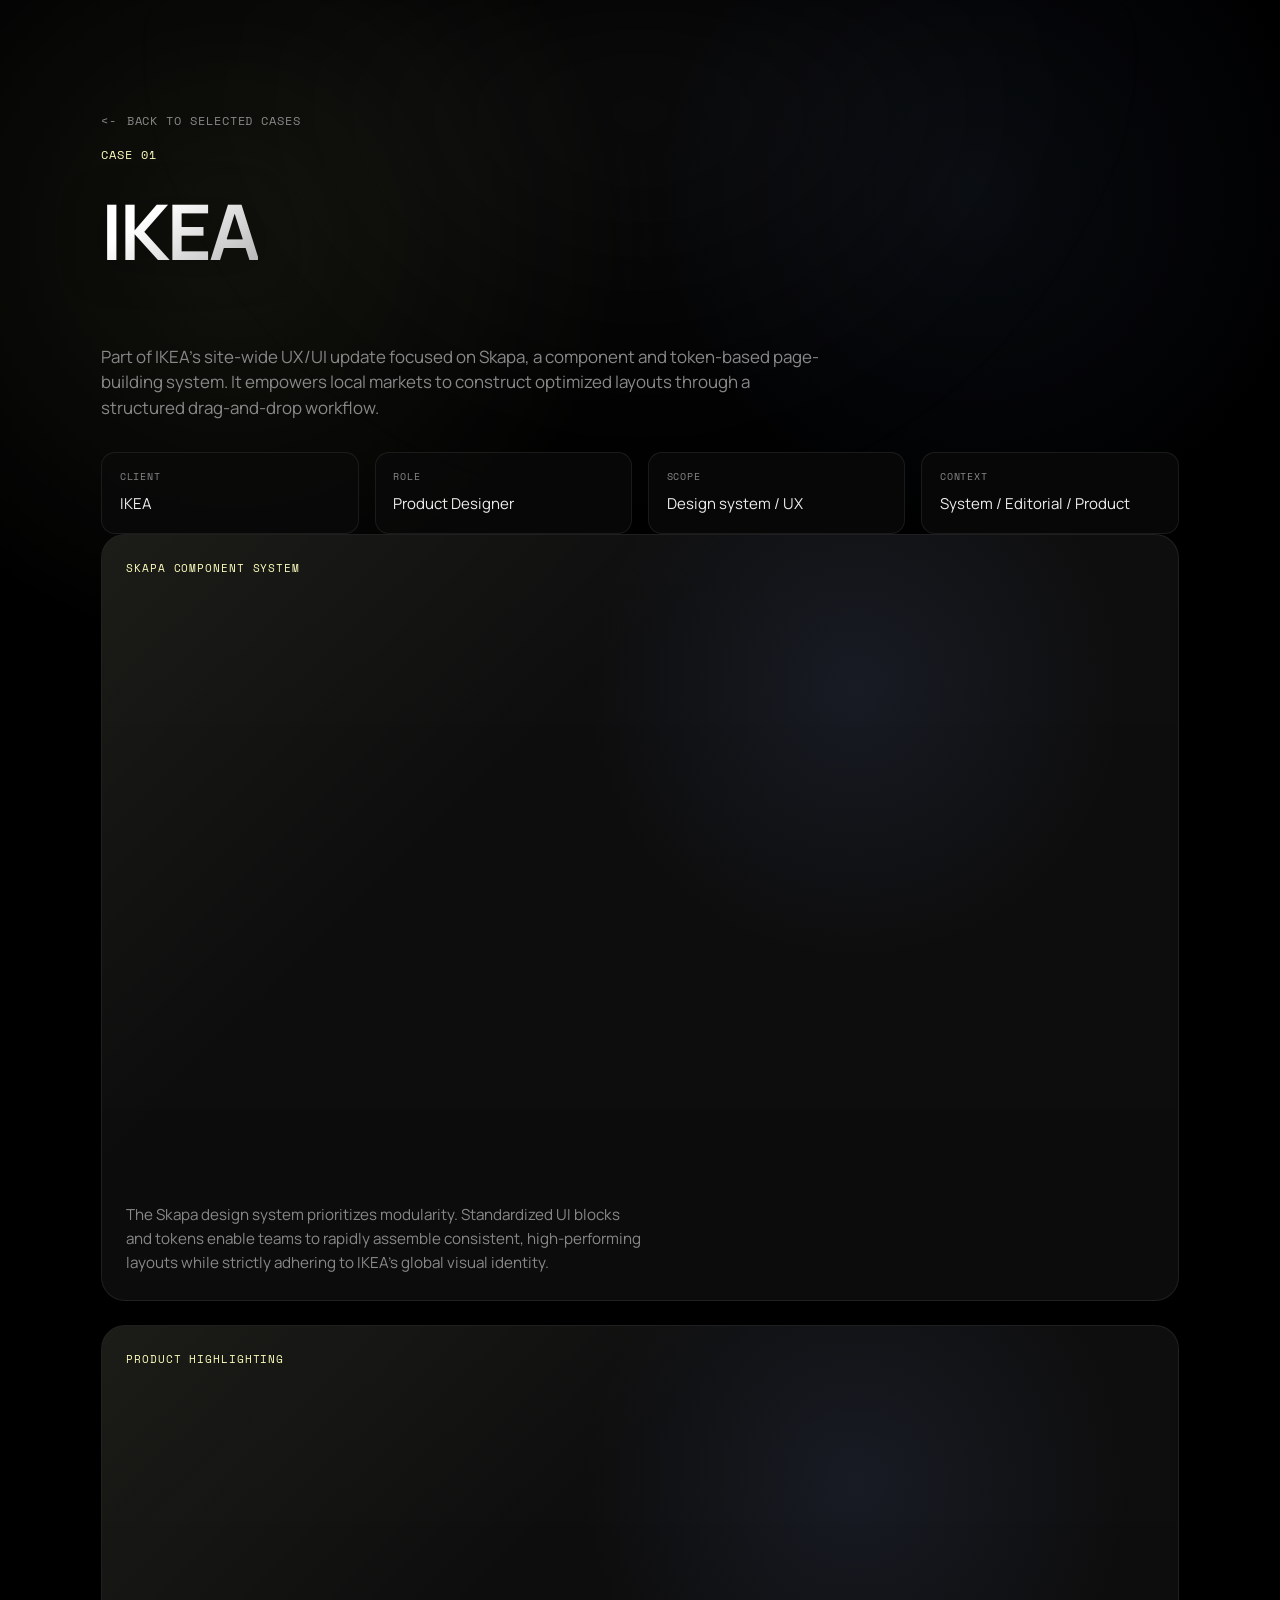
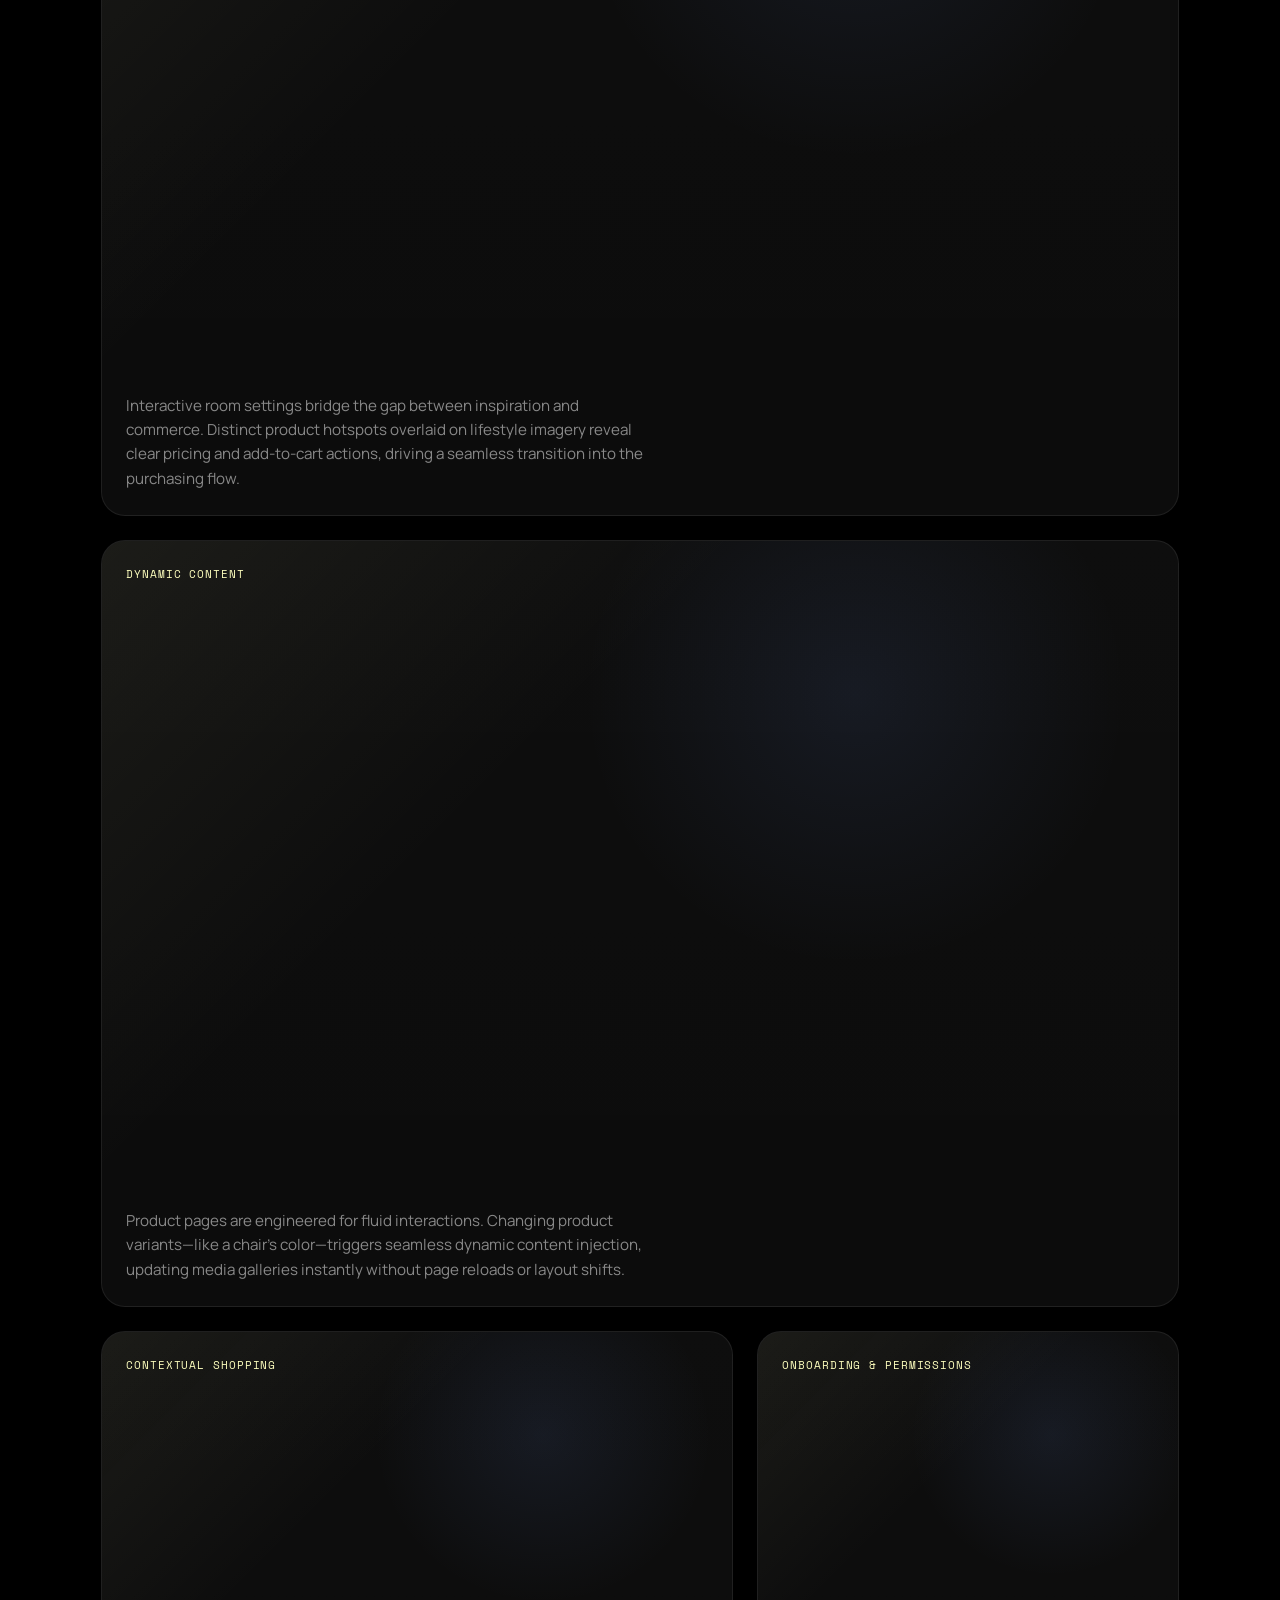
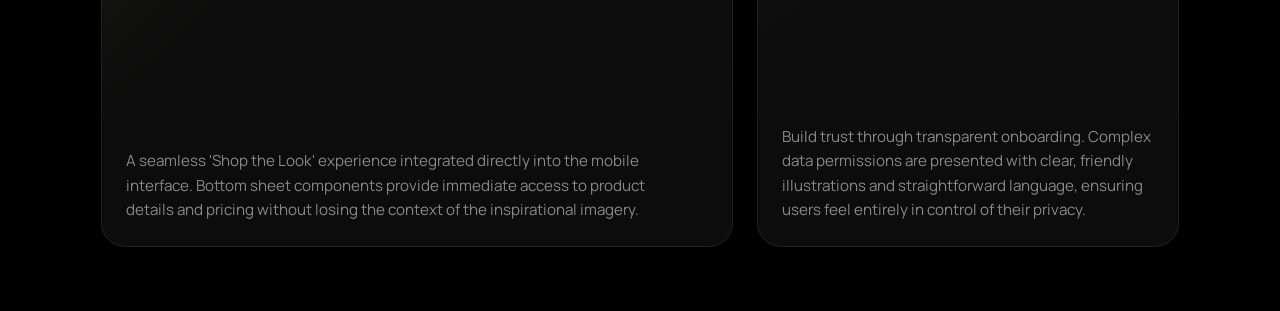
<file: case-01.html>
<!DOCTYPE html>
<html lang="en">

<head>
    <meta charset="UTF-8">
    <meta name="viewport" content="width=device-width, initial-scale=1.0, viewport-fit=cover">
    <title>RS — IKEA</title>
    <meta name="description" content="Private case study page for IKEA by Rasmus Sjöborg.">
    <meta name="robots" content="noindex, nofollow, noarchive">
    <link rel="canonical" href="https://portfolio-rsjo-projects.vercel.app/field-notes/case-01">

    <link rel="icon"
        href="data:image/svg+xml,<svg xmlns=%22http://www.w3.org/2000/svg%22 viewBox=%220 0 100 100%22><text y=%22.9em%22 font-size=%2290%22>◌</text></svg>">

    <link rel="preconnect" href="https://fonts.googleapis.com">
    <link rel="preconnect" href="https://fonts.gstatic.com" crossorigin>
    <link
        href="https://fonts.googleapis.com/css2?family=Manrope:wght@300;400;500;600;700&family=Space+Mono:ital,wght@0,400;0,700;1,400&display=swap"
        rel="stylesheet">
    <link rel="stylesheet" href="/style.css?v=25">

    <style>
        body {
            min-height: 100vh;
        }

        .site-background {
            height: 120vh;
            mask-image: linear-gradient(to bottom, black 55%, transparent 100%);
            -webkit-mask-image: linear-gradient(to bottom, black 55%, transparent 100%);
        }

        .site-background::before {
            background:
                radial-gradient(circle at 18% 22%, rgba(253, 254, 189, 0.09), transparent 32%),
                radial-gradient(circle at 76% 18%, rgba(130, 180, 255, 0.08), transparent 28%);
        }

        .site-background::after {
            background: radial-gradient(circle at 50% 0%, rgba(255, 255, 255, 0.06), transparent 38%);
        }

        .case-page {
            position: relative;
            z-index: 1;
        }

        .case-hero {
            min-height: auto;
            align-items: flex-start;
            text-align: left;
            max-width: 1180px;
            margin: 0 auto;
            padding-top: 7rem;
            gap: 1rem;
        }

        .case-nav {
            display: inline-flex;
            align-items: center;
            gap: 0.6rem;
            color: var(--color-text-muted);
            text-decoration: none;
            font-family: var(--font-mono);
            font-size: 0.72rem;
            letter-spacing: 0.08em;
            text-transform: uppercase;
        }

        .case-nav:hover {
            color: var(--color-accent);
        }

        .case-nav::before {
            content: "<-";
        }

        .case-kicker {
            font-family: var(--font-mono);
            font-size: 0.72rem;
            letter-spacing: 0.08em;
            text-transform: uppercase;
            color: var(--color-accent);
        }

        .case-deck {
            max-width: 720px;
            font-size: 1.06rem;
            color: var(--color-text-muted);
        }

        .case-stats {
            display: grid;
            grid-template-columns: repeat(4, minmax(0, 1fr));
            gap: 1rem;
            width: 100%;
            margin-top: 1rem;
        }

        .case-stat {
            padding: 1rem 1.1rem;
            border-radius: 14px;
            border: 1px solid rgba(255, 255, 255, 0.08);
            background: rgba(10, 10, 10, 0.7);
        }

        .case-stat-label {
            display: block;
            font-family: var(--font-mono);
            font-size: 0.64rem;
            letter-spacing: 0.08em;
            text-transform: uppercase;
            color: var(--color-text-muted);
            margin-bottom: 0.35rem;
        }

        .case-stat-value {
            color: var(--color-text-main);
            font-size: 0.94rem;
        }

        .image-story {
            max-width: 1180px;
            margin: 0 auto;
            padding: 0 var(--space-buffer) var(--space-lg);
            display: grid;
            gap: 1.5rem;
        }

        .image-frame {
            position: relative;
            overflow: hidden;
            border-radius: 24px;
            border: 1px solid rgba(255, 255, 255, 0.08);
            background:
                linear-gradient(180deg, rgba(255, 255, 255, 0.02), rgba(255, 255, 255, 0.01)),
                rgba(10, 10, 10, 0.92);
            min-height: 420px;
            padding: 1.5rem;
            display: flex;
            flex-direction: column;
            justify-content: space-between;
        }

        .image-frame.tall {
            min-height: 620px;
        }

        .image-frame::before {
            content: "";
            position: absolute;
            inset: 0;
            background:
                linear-gradient(135deg, rgba(253, 254, 189, 0.06), transparent 35%),
                radial-gradient(circle at 70% 20%, rgba(120, 160, 255, 0.09), transparent 28%);
            pointer-events: none;
        }

        .frame-label,
        .frame-note {
            position: relative;
            z-index: 1;
        }

        .frame-label {
            font-family: var(--font-mono);
            font-size: 0.7rem;
            letter-spacing: 0.08em;
            text-transform: uppercase;
            color: var(--color-accent);
        }

        .frame-media {
            position: relative;
            z-index: 1;
            flex: 1;
            margin: 1.5rem 0;
            border-radius: 18px;
            overflow: hidden;
            border: 1px solid rgba(255, 255, 255, 0.1);
            background:
                linear-gradient(180deg, rgba(255, 255, 255, 0.02), rgba(255, 255, 255, 0.01)),
                rgba(5, 5, 5, 0.95);
        }

        .frame-media img {
            width: 100%;
            height: 100%;
            display: block;
            object-fit: cover;
        }

        .frame-media--contain {
            display: flex;
            align-items: center;
            justify-content: center;
            padding: 1rem;
        }

        .frame-media--contain img {
            object-fit: contain;
        }

        .ui-contain {
            display: flex;
            align-items: center;
            justify-content: center;
            padding: 1rem;
            background: #f4f4f4;
        }

        .ui-contain img {
            object-fit: contain;
        }

        .browser-window {
            width: 100%;
            height: 100%;
            display: flex;
            flex-direction: column;
            background: #000;
            border-radius: 18px;
            overflow: hidden;
        }

        .browser-top-bar {
            height: 48px;
            display: flex;
            align-items: center;
            padding: 0 1.5rem;
            background: rgba(255, 255, 255, 0.03);
            border-bottom: 1px solid rgba(255, 255, 255, 0.08);
            position: relative;
            flex-shrink: 0;
        }

        .window-controls {
            display: flex;
            gap: 8px;
        }

        .control {
            width: 10px;
            height: 10px;
            border-radius: 50%;
            opacity: 0.7;
        }

        .control.red {
            background: #ff5f57;
        }

        .control.yellow {
            background: #febc2e;
        }

        .control.green {
            background: #28c840;
        }

        .address-bar {
            position: absolute;
            left: 50%;
            transform: translateX(-50%);
            background: rgba(255, 255, 255, 0.05);
            border: 1px solid rgba(255, 255, 255, 0.08);
            border-radius: 6px;
            padding: 4px 1.5rem;
            width: min(320px, 44%);
            text-align: center;
        }

        .address-text {
            font-family: var(--font-mono);
            font-size: 0.75rem;
            color: var(--color-text-muted);
            opacity: 0.85;
        }

        .browser-content {
            flex: 1;
            overflow: hidden;
            background: #fff;
        }

        .ikea-browser .browser-content {
            overflow-y: auto;
        }

        .browser-sticky-header {
            width: 100%;
            background: #fff;
            border-bottom: 1px solid rgba(0, 0, 0, 0.08);
        }

        .browser-header-img,
        .browser-content-img {
            width: 100%;
            height: auto;
            display: block;
        }

        .ui-crop-top {
            object-position: center top;
        }

        .ui-crop-mid {
            object-position: center 28%;
        }

        .ui-crop-low {
            object-position: center 62%;
        }

        .frame-note {
            color: var(--color-text-muted);
            font-size: 0.95rem;
            max-width: 58ch;
        }

        .image-pair {
            display: grid;
            grid-template-columns: 1.2fr 0.8fr;
            gap: 1.5rem;
        }

        @media (max-width: 960px) {
            .case-stats,
            .image-pair {
                grid-template-columns: 1fr;
            }

            .image-frame,
            .image-frame.tall {
                min-height: 360px;
            }
        }
    </style>
</head>

<body>
    <div class="noise-overlay"></div>
    <div class="site-background"></div>

    <main class="case-page">
        <section class="hero-section case-hero">
            <a class="case-nav" href="/field-notes" data-file-href="field-notes.html"
                data-deploy-href="/field-notes">Back to selected cases</a>
            <span class="case-kicker">Case 01</span>
            <h1 class="hero-title">IKEA</h1>
            <p class="hero-subtitle case-deck">
                Part of IKEA's site-wide UX/UI update focused on Skapa, a component and token-based page-building system. It empowers local markets to construct optimized layouts through a structured drag-and-drop workflow.
            </p>

            <div class="case-stats">
                <div class="case-stat">
                    <span class="case-stat-label">Client</span>
                    <span class="case-stat-value">IKEA</span>
                </div>
                <div class="case-stat">
                    <span class="case-stat-label">Role</span>
                    <span class="case-stat-value">Product Designer</span>
                </div>
                <div class="case-stat">
                    <span class="case-stat-label">Scope</span>
                    <span class="case-stat-value">Design system / UX</span>
                </div>
                <div class="case-stat">
                    <span class="case-stat-label">Context</span>
                    <span class="case-stat-value">System / Editorial / Product</span>
                </div>
            </div>
        </section>

        <section class="image-story">
            <!-- Video 1 (Tall / Featured) -->
            <div class="image-frame tall">
                <span class="frame-label">Skapa Component System</span>
                <div class="frame-media" style="background: transparent; border: none; aspect-ratio: 16/9; min-height: auto;">
                    <iframe src="https://player.vimeo.com/video/605780619?h=2c067586aa&amp;color=0056A5&amp;autoplay=1&amp;autopause=0&amp;loop=1&amp;api=1&amp;muted=1&amp;texttrack=en&amp;title=1&amp;playsinline=1&amp;controls=0&amp;pip=0" style="width: 100%; height: 100%; border: none; border-radius: 12px; overflow: hidden;" frameborder="0" allow="autoplay; fullscreen; picture-in-picture" allowfullscreen></iframe>
                </div>
                <p class="frame-note">The Skapa design system prioritizes modularity. Standardized UI blocks and tokens enable teams to rapidly assemble consistent, high-performing layouts while strictly adhering to IKEA's global visual identity.</p>
            </div>

            <!-- Product Highlighting (Tall) -->
            <div class="image-frame tall">
                <span class="frame-label">Product Highlighting</span>
                <div class="frame-media" style="background: transparent; border: none; aspect-ratio: 16/9; min-height: auto;">
                    <iframe src="https://player.vimeo.com/video/591229662?h=ca0441b0b1&amp;color=0056A5&amp;autoplay=1&amp;autopause=0&amp;loop=1&amp;api=1&amp;muted=1&amp;texttrack=en&amp;title=1&amp;playsinline=1&amp;controls=0&amp;pip=0" style="width: 100%; height: 100%; border: none; border-radius: 12px; overflow: hidden;" frameborder="0" allow="autoplay; fullscreen; picture-in-picture" allowfullscreen></iframe>
                </div>
                <p class="frame-note">Interactive room settings bridge the gap between inspiration and commerce. Distinct product hotspots overlaid on lifestyle imagery reveal clear pricing and add-to-cart actions, driving a seamless transition into the purchasing flow.</p>
            </div>

            <!-- Dynamic Content (Tall) -->
            <div class="image-frame tall">
                <span class="frame-label">Dynamic Content</span>
                <div class="frame-media" style="background: transparent; border: none; aspect-ratio: 16/9; min-height: auto;">
                    <iframe src="https://player.vimeo.com/video/591231544?h=d167bc8ca5&amp;color=0056A5&amp;autoplay=1&amp;autopause=0&amp;loop=1&amp;api=1&amp;muted=1&amp;texttrack=en&amp;title=1&amp;playsinline=1&amp;controls=0&amp;pip=0" style="width: 100%; height: 100%; border: none; border-radius: 12px; overflow: hidden;" frameborder="0" allow="autoplay; fullscreen; picture-in-picture" allowfullscreen></iframe>
                </div>
                <p class="frame-note">Product pages are engineered for fluid interactions. Changing product variants—like a chair's color—triggers seamless dynamic content injection, updating media galleries instantly without page reloads or layout shifts.</p>
            </div>

            <!-- Contextual Shopping & Permissions (Pair) -->
            <div class="image-pair">
                <div class="image-frame">
                    <span class="frame-label">Contextual Shopping</span>
                    <div class="frame-media" style="background: transparent; border: none; aspect-ratio: 16/9; min-height: auto;">
                        <iframe src="https://player.vimeo.com/video/591227335?h=3f6a32cb6c&amp;color=E72200&amp;autoplay=1&amp;autopause=0&amp;loop=1&amp;api=1&amp;muted=1&amp;texttrack=en&amp;title=1&amp;playsinline=1&amp;controls=0&amp;pip=0" style="width: 100%; height: 100%; border: none; border-radius: 12px; overflow: hidden;" frameborder="0" allow="autoplay; fullscreen; picture-in-picture" allowfullscreen></iframe>
                    </div>
                    <p class="frame-note">A seamless 'Shop the Look' experience integrated directly into the mobile interface. Bottom sheet components provide immediate access to product details and pricing without losing the context of the inspirational imagery.</p>
                </div>
                <div class="image-frame">
                    <span class="frame-label">Onboarding &amp; Permissions</span>
                    <div class="frame-media" style="background: transparent; border: none; aspect-ratio: 16/9; min-height: auto;">
                        <iframe src="https://player.vimeo.com/video/610840049?h=65c0bde0a0&amp;color=E72200&amp;autoplay=1&amp;autopause=0&amp;loop=1&amp;api=1&amp;muted=1&amp;texttrack=en&amp;title=1&amp;playsinline=1&amp;controls=0&amp;pip=0" style="width: 100%; height: 100%; border: none; border-radius: 12px; overflow: hidden;" frameborder="0" allow="autoplay; fullscreen; picture-in-picture" allowfullscreen></iframe>
                    </div>
                    <p class="frame-note">Build trust through transparent onboarding. Complex data permissions are presented with clear, friendly illustrations and straightforward language, ensuring users feel entirely in control of their privacy.</p>
                </div>
            </div>


        </section>
    </main>

    <script>
        if (window.location.protocol === "file:") {
            document.querySelectorAll("[data-file-href]").forEach((link) => {
                link.setAttribute("href", link.getAttribute("data-file-href"));
            });
        }
    </script>
</body>

</html>
</file>
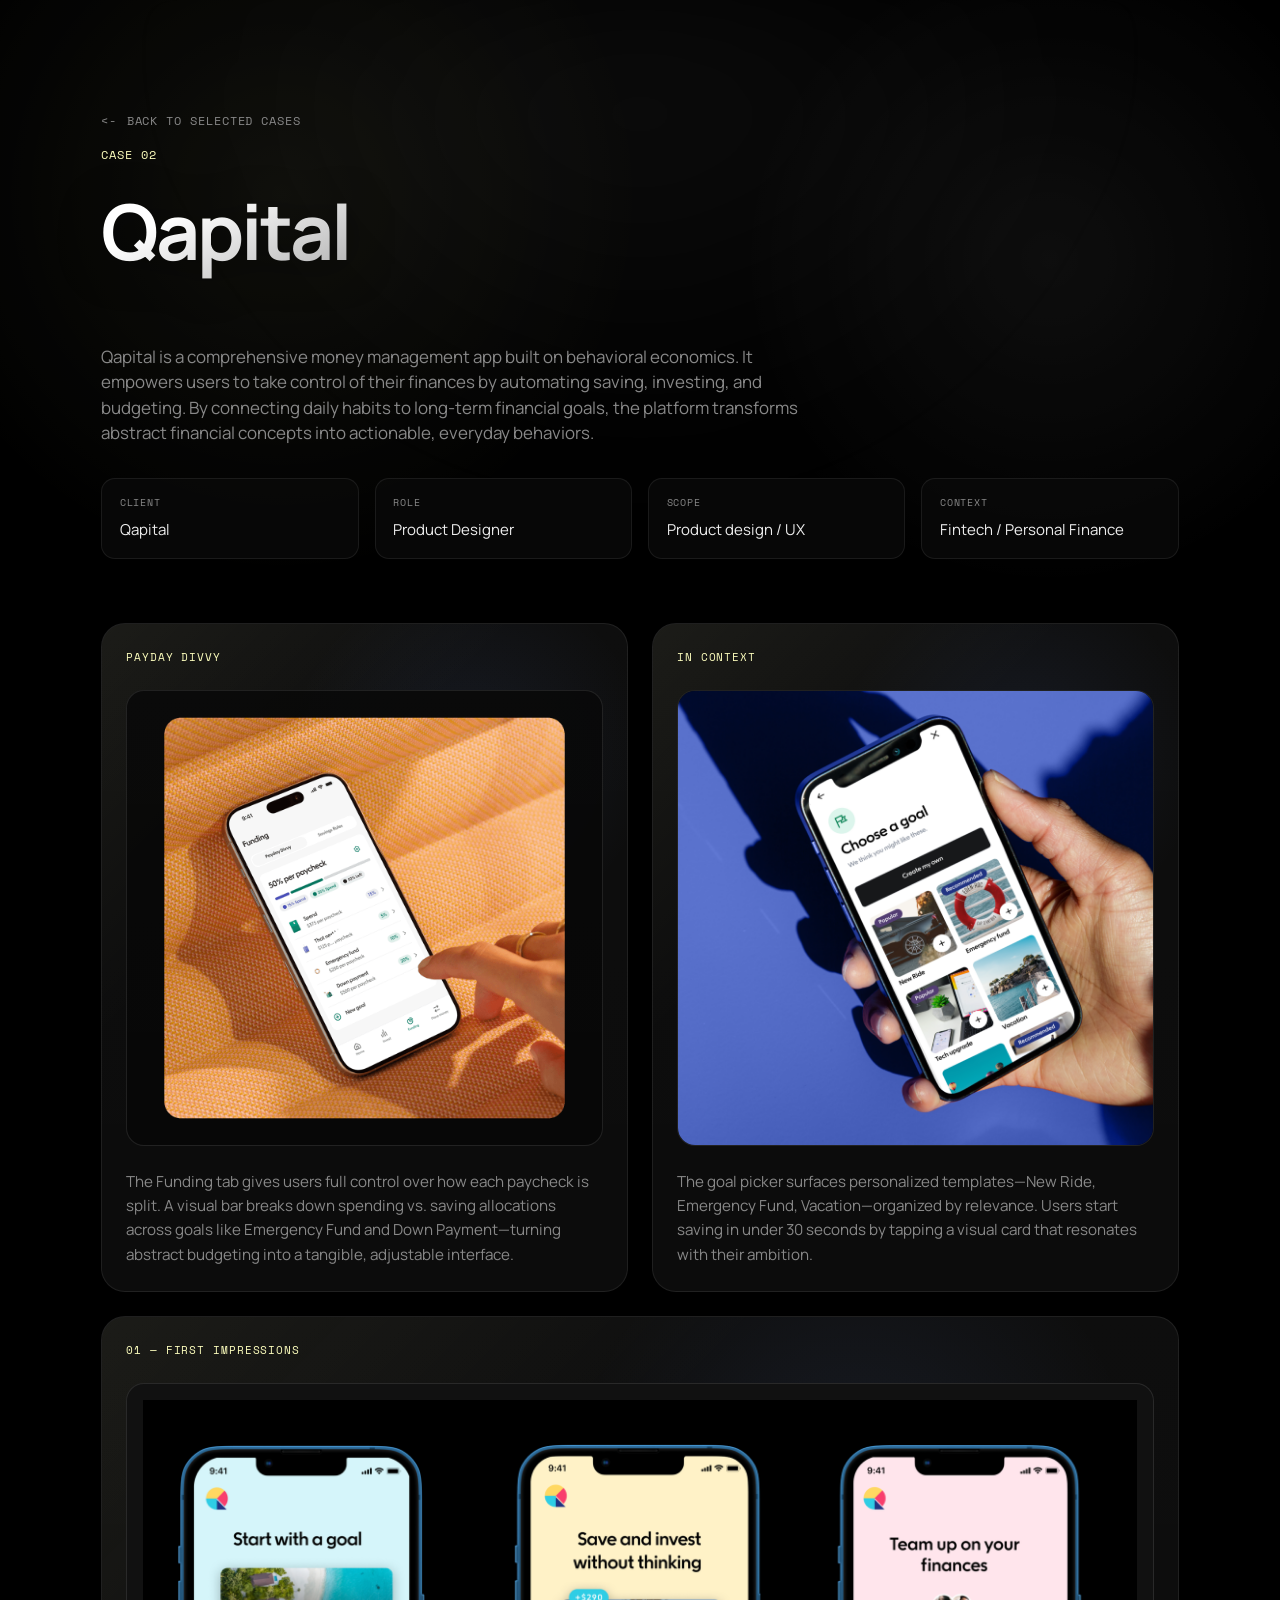
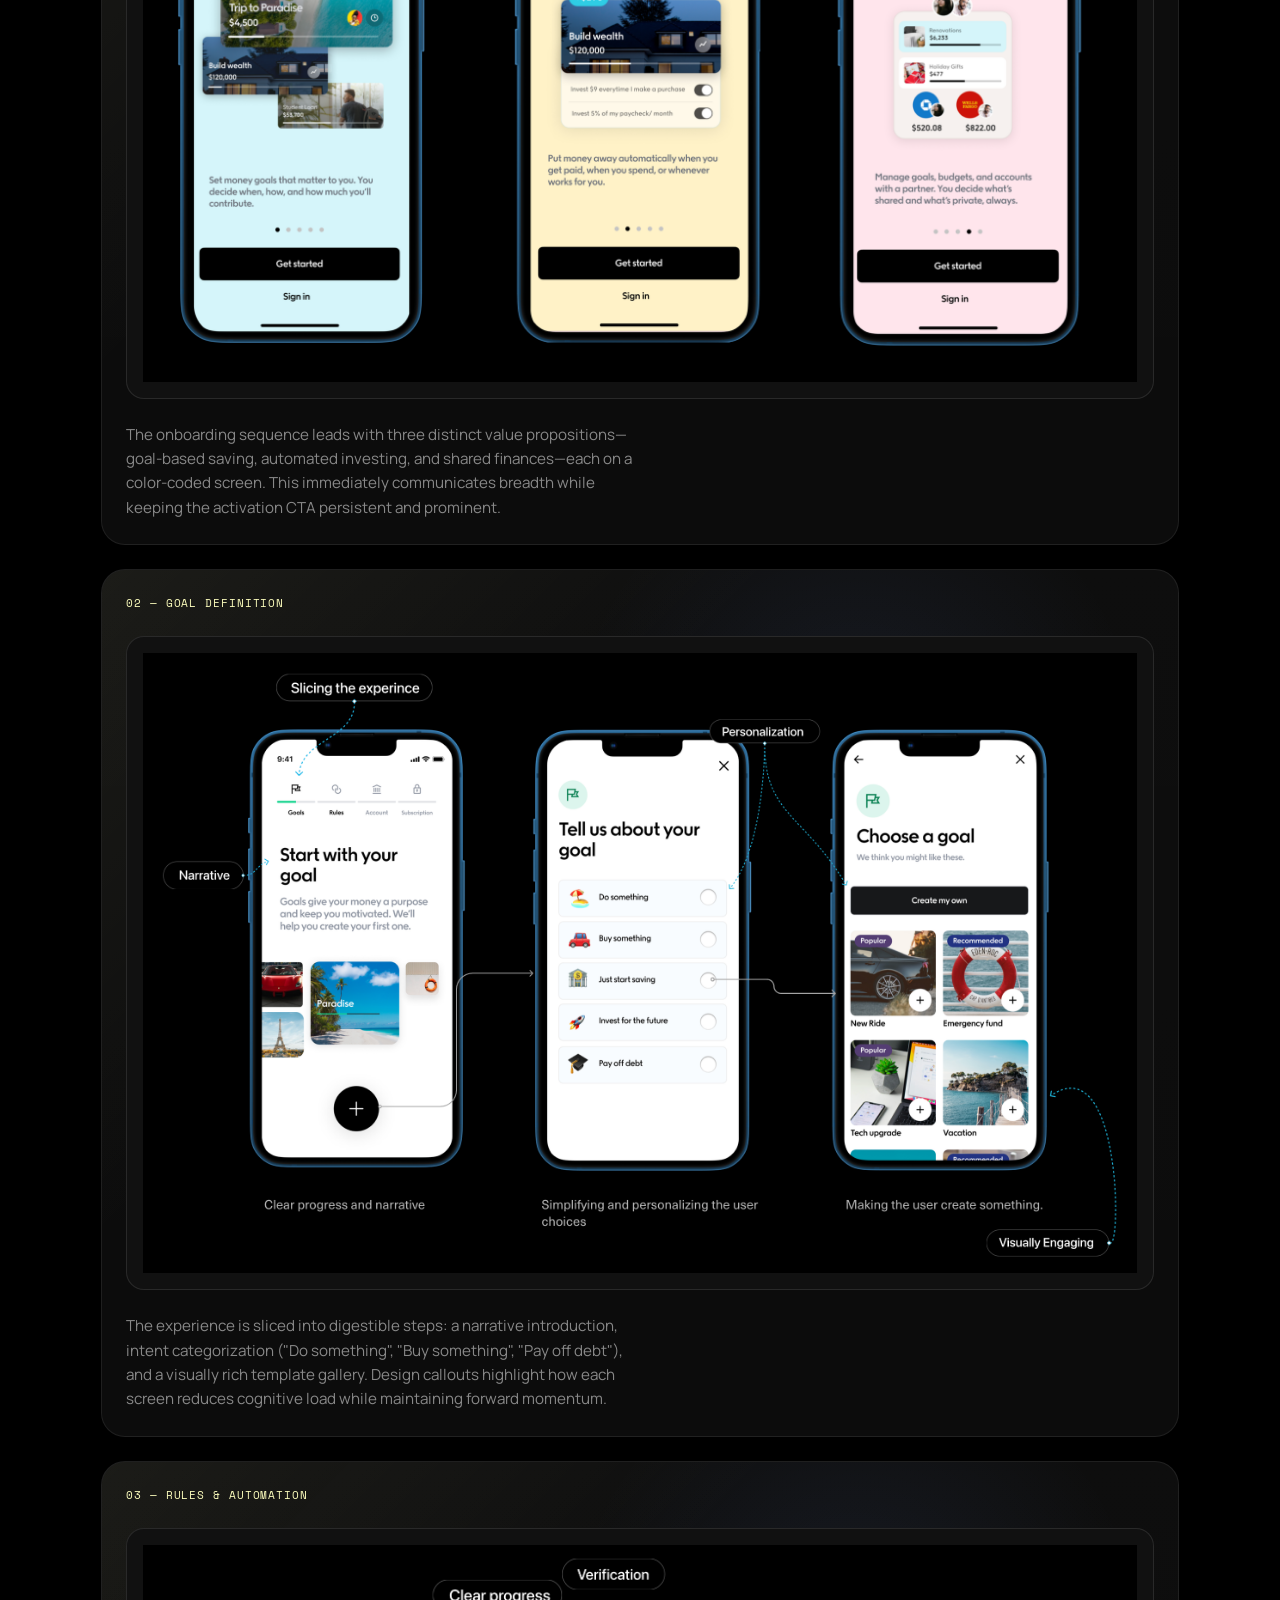
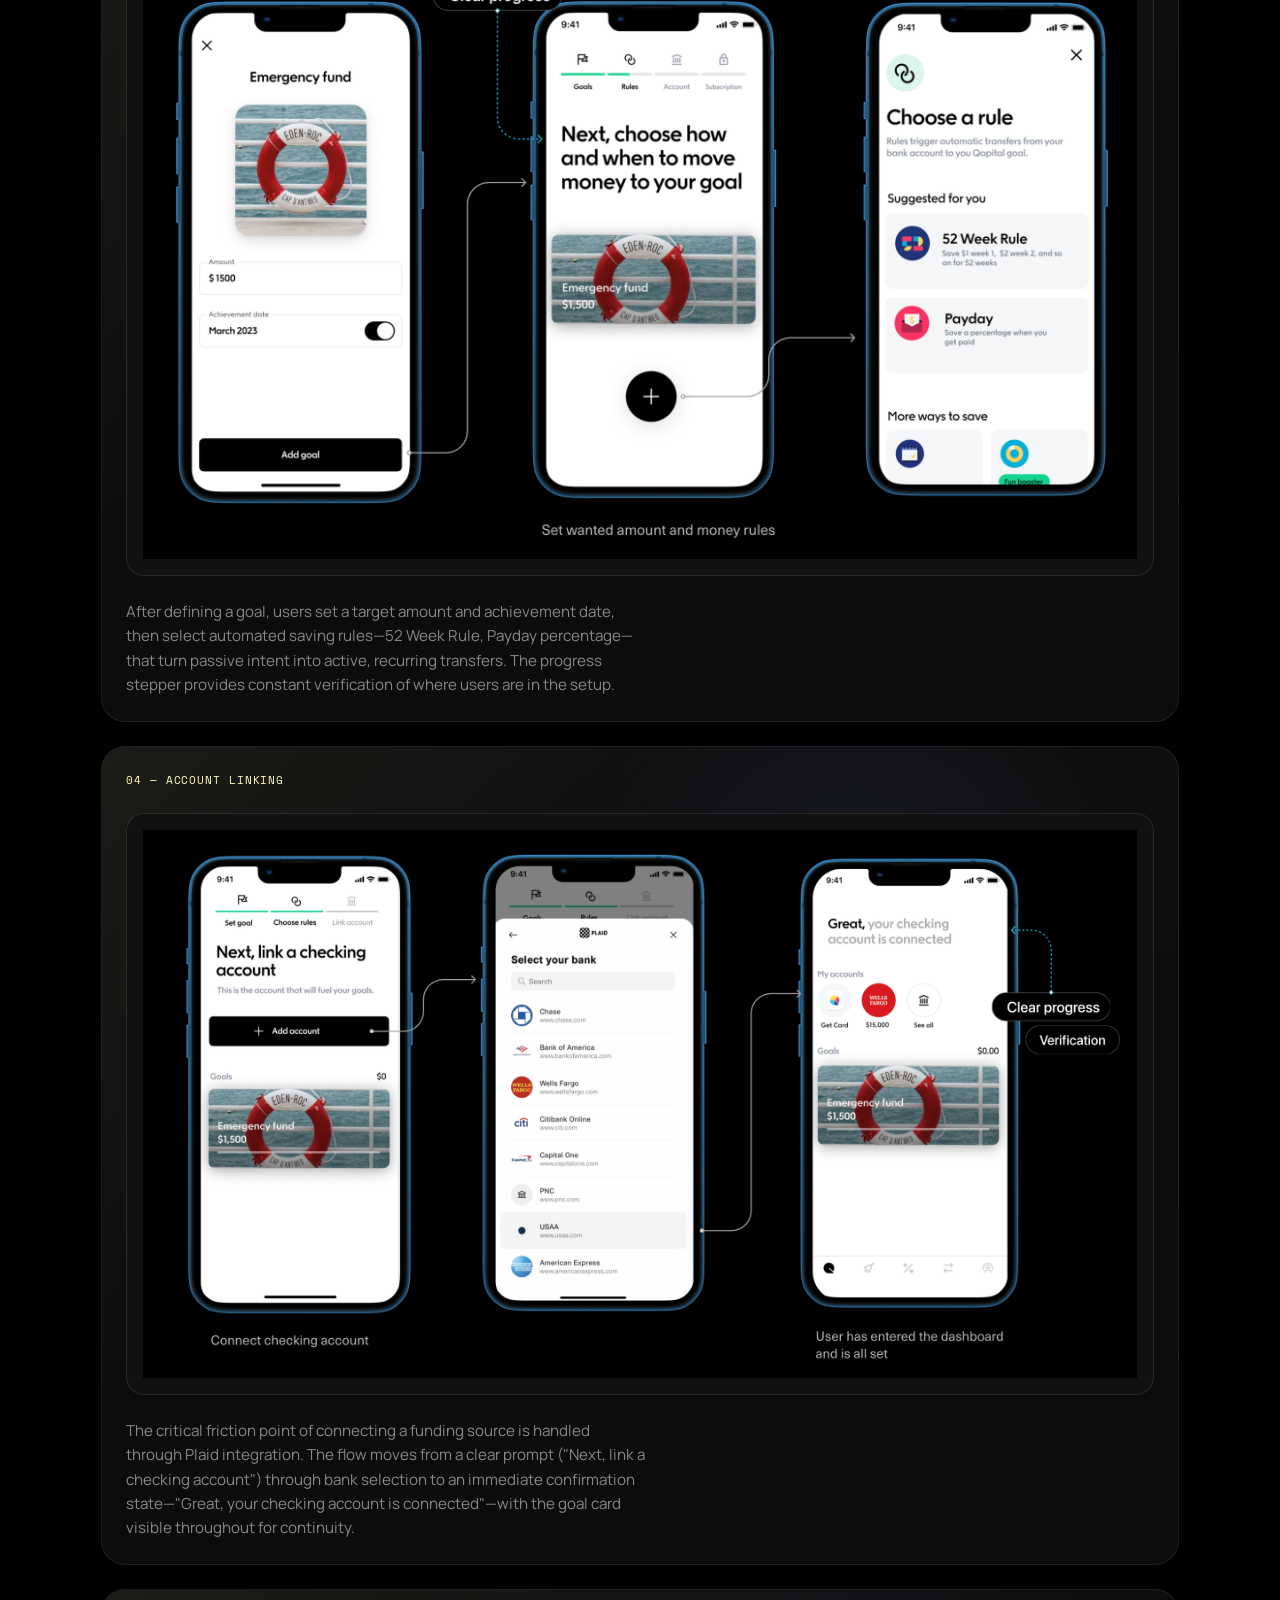
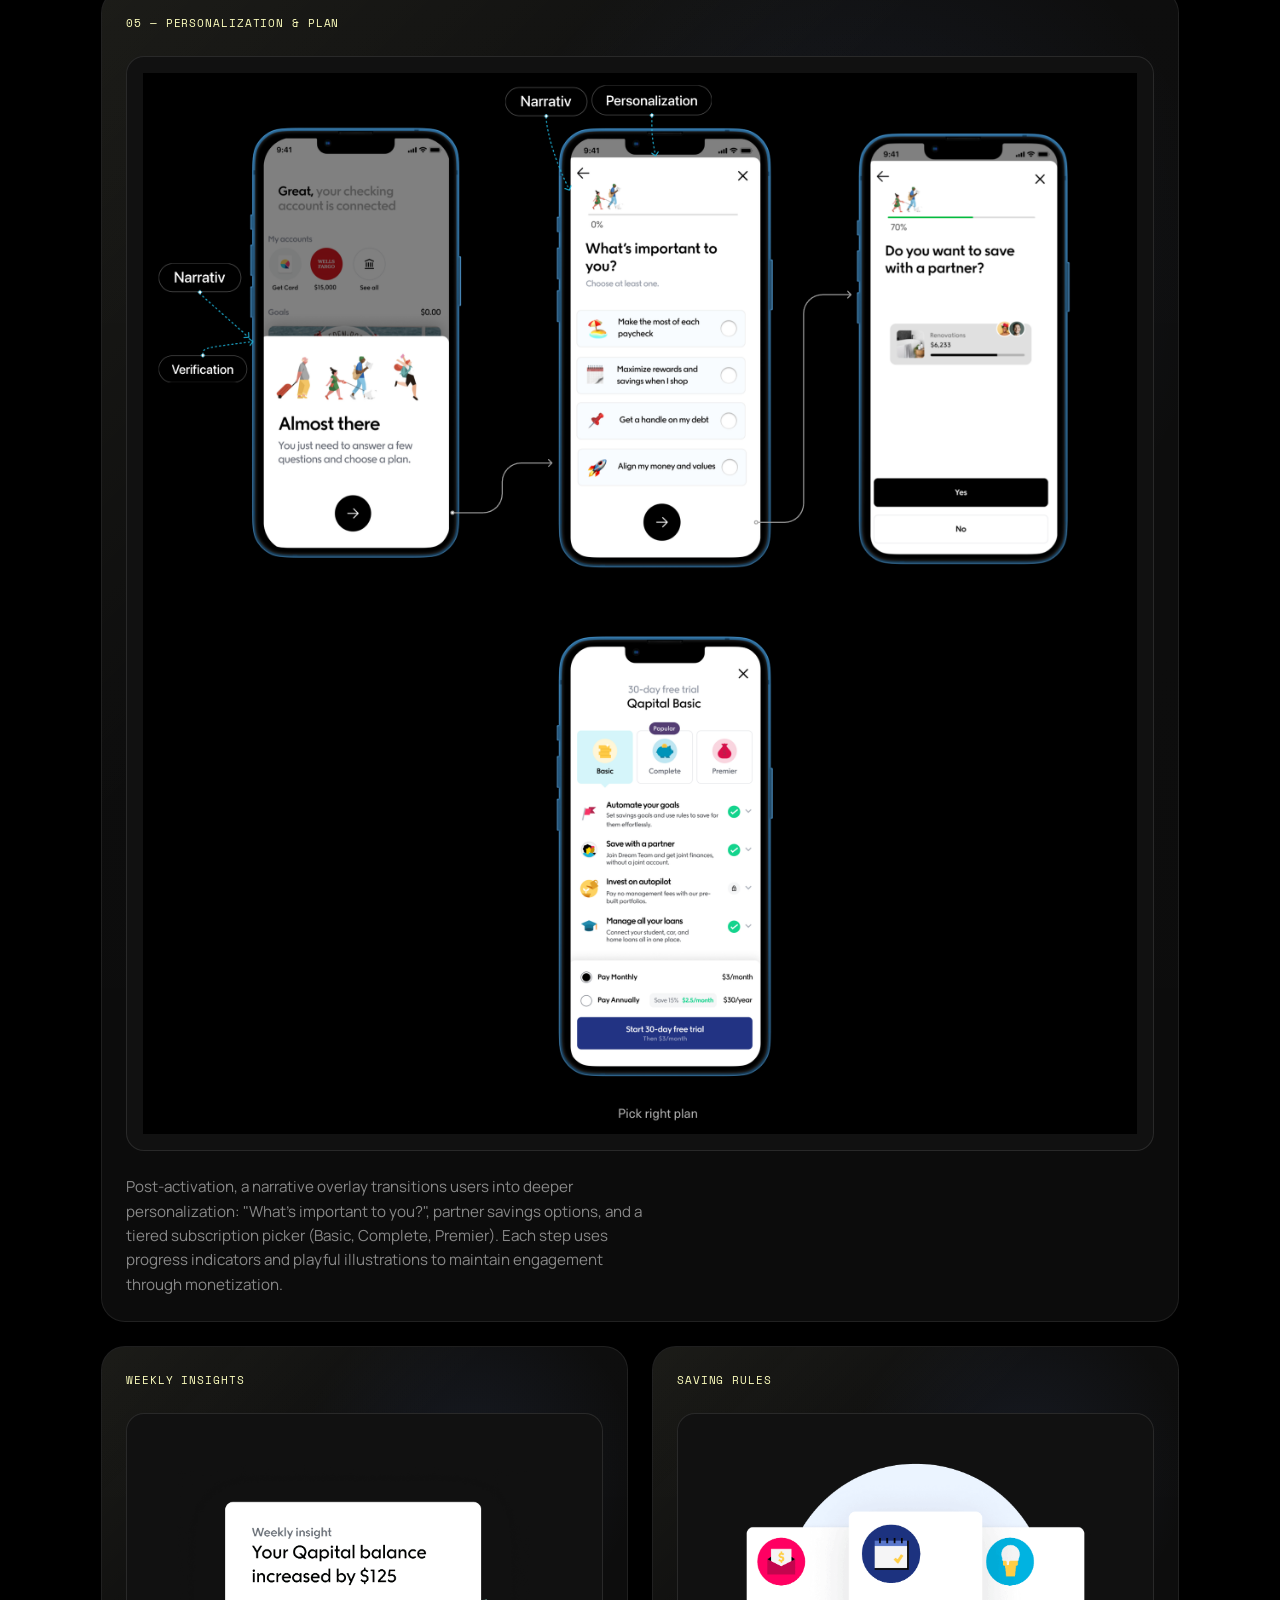
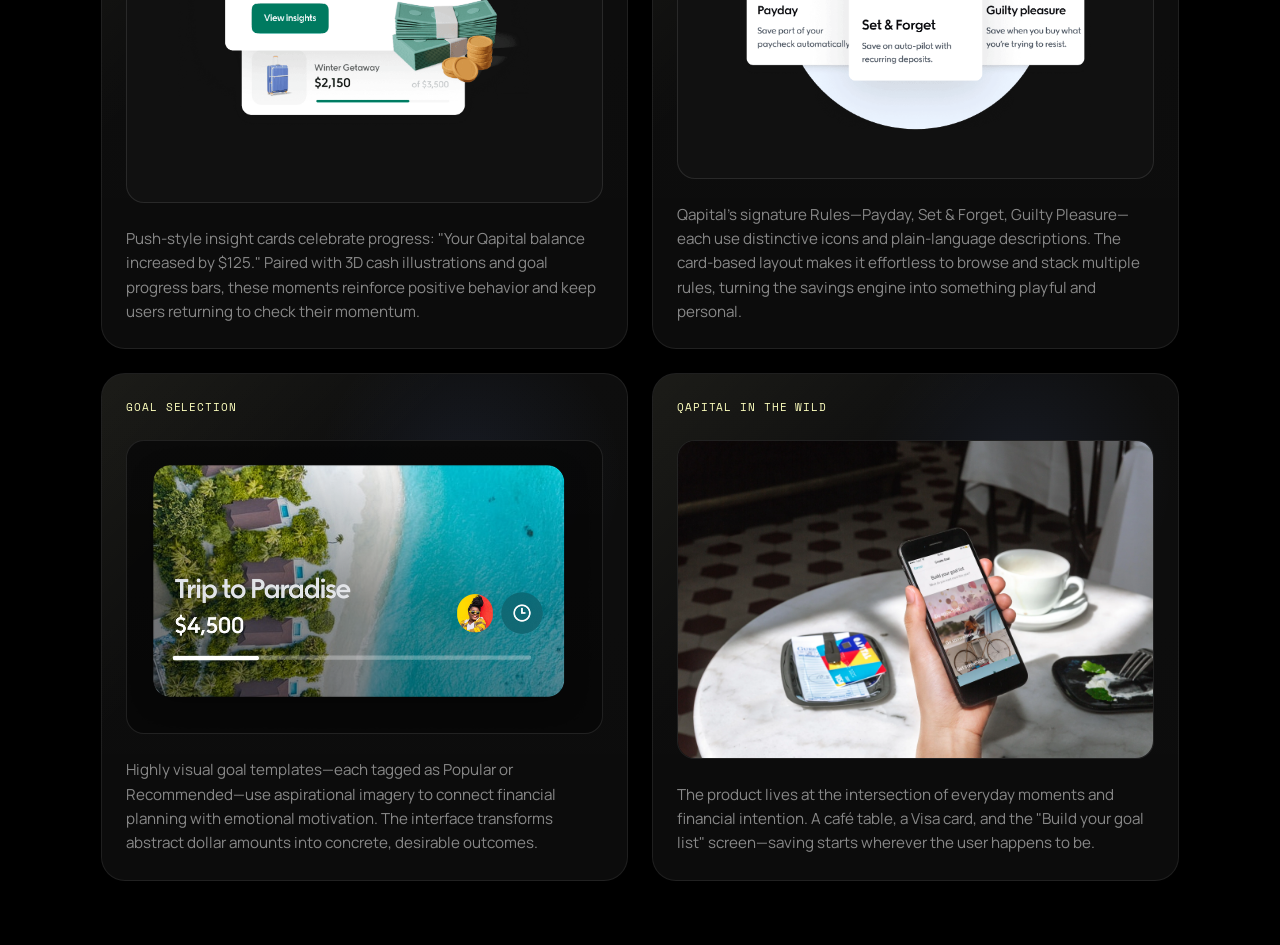
<file: case-02.html>
<!DOCTYPE html>
<html lang="en">

<head>
    <meta charset="UTF-8">
    <meta name="viewport" content="width=device-width, initial-scale=1.0, viewport-fit=cover">
    <title>RS — Qapital</title>
    <meta name="description" content="Private case study page for Qapital by Rasmus Sjöborg.">
    <meta name="robots" content="noindex, nofollow, noarchive">
    <link rel="canonical" href="https://portfolio-rsjo-projects.vercel.app/field-notes/case-02">

    <link rel="icon"
        href="data:image/svg+xml,<svg xmlns=%22http://www.w3.org/2000/svg%22 viewBox=%220 0 100 100%22><text y=%22.9em%22 font-size=%2290%22>◌</text></svg>">

    <link rel="preconnect" href="https://fonts.googleapis.com">
    <link rel="preconnect" href="https://fonts.gstatic.com" crossorigin>
    <link
        href="https://fonts.googleapis.com/css2?family=Manrope:wght@300;400;500;600;700&family=Space+Mono:ital,wght@0,400;0,700;1,400&display=swap"
        rel="stylesheet">
    <link rel="stylesheet" href="/style.css?v=25">

    <style>
        body {
            min-height: 100vh;
        }

        .site-background {
            height: 120vh;
            mask-image: linear-gradient(to bottom, black 55%, transparent 100%);
            -webkit-mask-image: linear-gradient(to bottom, black 55%, transparent 100%);
        }

        .site-background::before {
            background:
                radial-gradient(circle at 22% 18%, rgba(253, 254, 189, 0.08), transparent 30%),
                radial-gradient(circle at 82% 24%, rgba(255, 255, 255, 0.07), transparent 26%);
        }

        .site-background::after {
            background: radial-gradient(circle at 50% 0%, rgba(255, 255, 255, 0.06), transparent 38%);
        }

        .case-page {
            position: relative;
            z-index: 1;
        }

        .case-hero {
            min-height: auto;
            align-items: flex-start;
            text-align: left;
            max-width: 1180px;
            margin: 0 auto;
            padding-top: 7rem;
            gap: 1rem;
        }

        .case-nav {
            display: inline-flex;
            align-items: center;
            gap: 0.6rem;
            color: var(--color-text-muted);
            text-decoration: none;
            font-family: var(--font-mono);
            font-size: 0.72rem;
            letter-spacing: 0.08em;
            text-transform: uppercase;
        }

        .case-nav:hover {
            color: var(--color-accent);
        }

        .case-nav::before {
            content: "<-";
        }

        .case-kicker {
            font-family: var(--font-mono);
            font-size: 0.72rem;
            letter-spacing: 0.08em;
            text-transform: uppercase;
            color: var(--color-accent);
        }

        .case-deck {
            max-width: 720px;
            font-size: 1.06rem;
            color: var(--color-text-muted);
        }

        .case-stats {
            display: grid;
            grid-template-columns: repeat(4, minmax(0, 1fr));
            gap: 1rem;
            width: 100%;
            margin-top: 1rem;
            margin-bottom: 4rem;
        }

        .case-stat {
            padding: 1rem 1.1rem;
            border-radius: 14px;
            border: 1px solid rgba(255, 255, 255, 0.08);
            background: rgba(10, 10, 10, 0.7);
        }

        .case-stat-label {
            display: block;
            font-family: var(--font-mono);
            font-size: 0.64rem;
            letter-spacing: 0.08em;
            text-transform: uppercase;
            color: var(--color-text-muted);
            margin-bottom: 0.35rem;
        }

        .case-stat-value {
            color: var(--color-text-main);
            font-size: 0.94rem;
        }

        .image-story {
            max-width: 1180px;
            margin: 0 auto;
            padding: 0 var(--space-buffer) var(--space-lg);
            display: grid;
            gap: 1.5rem;
        }

        .image-frame {
            position: relative;
            overflow: hidden;
            border-radius: 24px;
            border: 1px solid rgba(255, 255, 255, 0.08);
            background:
                linear-gradient(180deg, rgba(255, 255, 255, 0.02), rgba(255, 255, 255, 0.01)),
                rgba(10, 10, 10, 0.92);
            min-height: 420px;
            padding: 1.5rem;
            display: flex;
            flex-direction: column;
            justify-content: space-between;
        }

        .image-frame::before {
            content: "";
            position: absolute;
            inset: 0;
            background:
                linear-gradient(135deg, rgba(253, 254, 189, 0.06), transparent 35%),
                radial-gradient(circle at 70% 20%, rgba(120, 160, 255, 0.09), transparent 28%);
            pointer-events: none;
        }

        .frame-label,
        .frame-note {
            position: relative;
            z-index: 1;
        }

        .frame-label {
            font-family: var(--font-mono);
            font-size: 0.7rem;
            letter-spacing: 0.08em;
            text-transform: uppercase;
            color: var(--color-accent);
        }

        .frame-media {
            position: relative;
            z-index: 1;
            flex: 1;
            margin: 1.5rem 0;
            border-radius: 18px;
            overflow: hidden;
            border: 1px solid rgba(255, 255, 255, 0.1);
            background:
                linear-gradient(180deg, rgba(255, 255, 255, 0.02), rgba(255, 255, 255, 0.01)),
                rgba(5, 5, 5, 0.95);
        }

        .frame-media img {
            width: 100%;
            height: 100%;
            display: block;
            object-fit: cover;
        }

        .ui-contain {
            display: flex;
            align-items: center;
            justify-content: center;
            padding: 1rem;
            background: #111;
        }

        .ui-contain img {
            object-fit: contain;
        }

        .frame-note {
            color: var(--color-text-muted);
            font-size: 0.95rem;
            max-width: 58ch;
        }

        .image-pair {
            display: grid;
            grid-template-columns: 1fr 1fr;
            gap: 1.5rem;
        }

        .image-triptych {
            display: grid;
            grid-template-columns: repeat(3, minmax(0, 1fr));
            gap: 1.5rem;
        }

        @media (max-width: 960px) {
            .case-stats,
            .image-pair,
            .image-triptych {
                grid-template-columns: 1fr;
            }
        }
    </style>
</head>

<body>
    <div class="noise-overlay"></div>
    <div class="site-background"></div>

    <main class="case-page">
        <section class="hero-section case-hero">
            <a class="case-nav" href="/field-notes" data-file-href="field-notes.html"
                data-deploy-href="/field-notes">Back to selected cases</a>
            <span class="case-kicker">Case 02</span>
            <h1 class="hero-title">Qapital</h1>
            <p class="hero-subtitle case-deck">
                Qapital is a comprehensive money management app built on behavioral economics. It empowers users to take control of their finances by automating saving, investing, and budgeting. By connecting daily habits to long-term financial goals, the platform transforms abstract financial concepts into actionable, everyday behaviors.
            </p>

            <div class="case-stats">
                <div class="case-stat">
                    <span class="case-stat-label">Client</span>
                    <span class="case-stat-value">Qapital</span>
                </div>
                <div class="case-stat">
                    <span class="case-stat-label">Role</span>
                    <span class="case-stat-value">Product Designer</span>
                </div>
                <div class="case-stat">
                    <span class="case-stat-label">Scope</span>
                    <span class="case-stat-value">Product design / UX</span>
                </div>
                <div class="case-stat">
                    <span class="case-stat-label">Context</span>
                    <span class="case-stat-value">Fintech / Personal Finance</span>
                </div>
            </div>
        </section>

        <section class="image-story">

            <!-- Lifestyle Opener -->
            <div class="image-pair">
                <div class="image-frame">
                    <span class="frame-label">Payday Divvy</span>
                    <div class="frame-media">
                        <img src="/images/field-notes-img/qapital/Frame_39642_31616180c5.png" alt="Phone showing Payday Divvy funding screen on orange fabric">
                    </div>
                    <p class="frame-note">The Funding tab gives users full control over how each paycheck is split. A visual bar breaks down spending vs. saving allocations across goals like Emergency Fund and Down Payment—turning abstract budgeting into a tangible, adjustable interface.</p>
                </div>

                <div class="image-frame">
                    <span class="frame-label">In Context</span>
                    <div class="frame-media">
                        <img src="/images/field-notes-img/qapital/image-d121a0de-c4cc-42c5-95f4-bd3ba8fd9fe4.webp" alt="Hand holding phone showing Choose a Goal on blue background">
                    </div>
                    <p class="frame-note">The goal picker surfaces personalized templates—New Ride, Emergency Fund, Vacation—organized by relevance. Users start saving in under 30 seconds by tapping a visual card that resonates with their ambition.</p>
                </div>
            </div>

            <!-- Onboarding: Value Props -->
            <div class="image-frame tall">
                <span class="frame-label">01 — First Impressions</span>
                <div class="frame-media ui-contain">
                    <img src="/images/field-notes-img/qapital/1.png" alt="Three onboarding splash screens: Start with a goal, Save and invest, Team up">
                </div>
                <p class="frame-note">The onboarding sequence leads with three distinct value propositions—goal-based saving, automated investing, and shared finances—each on a color-coded screen. This immediately communicates breadth while keeping the activation CTA persistent and prominent.</p>
            </div>

            <!-- Onboarding: Goal Setup Flow -->
            <div class="image-frame tall">
                <span class="frame-label">02 — Goal Definition</span>
                <div class="frame-media ui-contain">
                    <img src="/images/field-notes-img/qapital/2.png" alt="Annotated flow: goal setup, intent categorization, template selection">
                </div>
                <p class="frame-note">The experience is sliced into digestible steps: a narrative introduction, intent categorization ("Do something", "Buy something", "Pay off debt"), and a visually rich template gallery. Design callouts highlight how each screen reduces cognitive load while maintaining forward momentum.</p>
            </div>

            <div class="image-frame tall">
                <span class="frame-label">03 — Rules &amp; Automation</span>
                <div class="frame-media ui-contain">
                    <img src="/images/field-notes-img/qapital/3.png" alt="Annotated flow: goal amount, progress stepper, rule selection">
                </div>
                <p class="frame-note">After defining a goal, users set a target amount and achievement date, then select automated saving rules—52 Week Rule, Payday percentage—that turn passive intent into active, recurring transfers. The progress stepper provides constant verification of where users are in the setup.</p>
            </div>

            <div class="image-frame tall">
                <span class="frame-label">04 — Account Linking</span>
                <div class="frame-media ui-contain">
                    <img src="/images/field-notes-img/qapital/4.png" alt="Flow: link checking account via Plaid, bank selection, confirmation">
                </div>
                <p class="frame-note">The critical friction point of connecting a funding source is handled through Plaid integration. The flow moves from a clear prompt ("Next, link a checking account") through bank selection to an immediate confirmation state—"Great, your checking account is connected"—with the goal card visible throughout for continuity.</p>
            </div>

            <div class="image-frame tall">
                <span class="frame-label">05 — Personalization &amp; Plan</span>
                <div class="frame-media ui-contain">
                    <img src="/images/field-notes-img/qapital/5.png" alt="Post-activation: personalization questions, partner savings, subscription tiers">
                </div>
                <p class="frame-note">Post-activation, a narrative overlay transitions users into deeper personalization: "What's important to you?", partner savings options, and a tiered subscription picker (Basic, Complete, Premier). Each step uses progress indicators and playful illustrations to maintain engagement through monetization.</p>
            </div>

            <!-- Feature Details -->
            <div class="image-pair">
                <div class="image-frame">
                    <span class="frame-label">Weekly Insights</span>
                    <div class="frame-media ui-contain">
                        <img src="/images/field-notes-img/qapital/IA_Goals_7cefa13aa3.png" alt="Weekly insight card showing balance increase with 3D money illustration">
                    </div>
                    <p class="frame-note">Push-style insight cards celebrate progress: "Your Qapital balance increased by $125." Paired with 3D cash illustrations and goal progress bars, these moments reinforce positive behavior and keep users returning to check their momentum.</p>
                </div>

                <div class="image-frame">
                    <span class="frame-label">Saving Rules</span>
                    <div class="frame-media ui-contain">
                        <img src="/images/field-notes-img/qapital/IA_Rules_bf26537935-1.png" alt="Three rule cards: Payday, Set and Forget, Guilty Pleasure">
                    </div>
                    <p class="frame-note">Qapital's signature Rules—Payday, Set &amp; Forget, Guilty Pleasure—each use distinctive icons and plain-language descriptions. The card-based layout makes it effortless to browse and stack multiple rules, turning the savings engine into something playful and personal.</p>
                </div>
            </div>

            <!-- Lifestyle Closer -->
            <div class="image-pair">
                <div class="image-frame">
                    <span class="frame-label">Goal Selection</span>
                    <div class="frame-media">
                        <img src="/images/field-notes-img/qapital/image-7a85d215-09f4-4538-b9f7-a3220636b36c.webp" alt="Hands holding phone browsing goal templates with warm blurred background">
                    </div>
                    <p class="frame-note">Highly visual goal templates—each tagged as Popular or Recommended—use aspirational imagery to connect financial planning with emotional motivation. The interface transforms abstract dollar amounts into concrete, desirable outcomes.</p>
                </div>

                <div class="image-frame">
                    <span class="frame-label">Qapital in the Wild</span>
                    <div class="frame-media">
                        <img src="/images/field-notes-img/qapital/qapital_press-photo-02.webp" alt="Hand holding phone at café with Qapital card and credit card bill">
                    </div>
                    <p class="frame-note">The product lives at the intersection of everyday moments and financial intention. A café table, a Visa card, and the "Build your goal list" screen—saving starts wherever the user happens to be.</p>
                </div>
            </div>

        </section>
    </main>

    <script>
        if (window.location.protocol === "file:") {
            document.querySelectorAll("[data-file-href]").forEach((link) => {
                link.setAttribute("href", link.getAttribute("data-file-href"));
            });
        }
    </script>
</body>

</html>
</file>
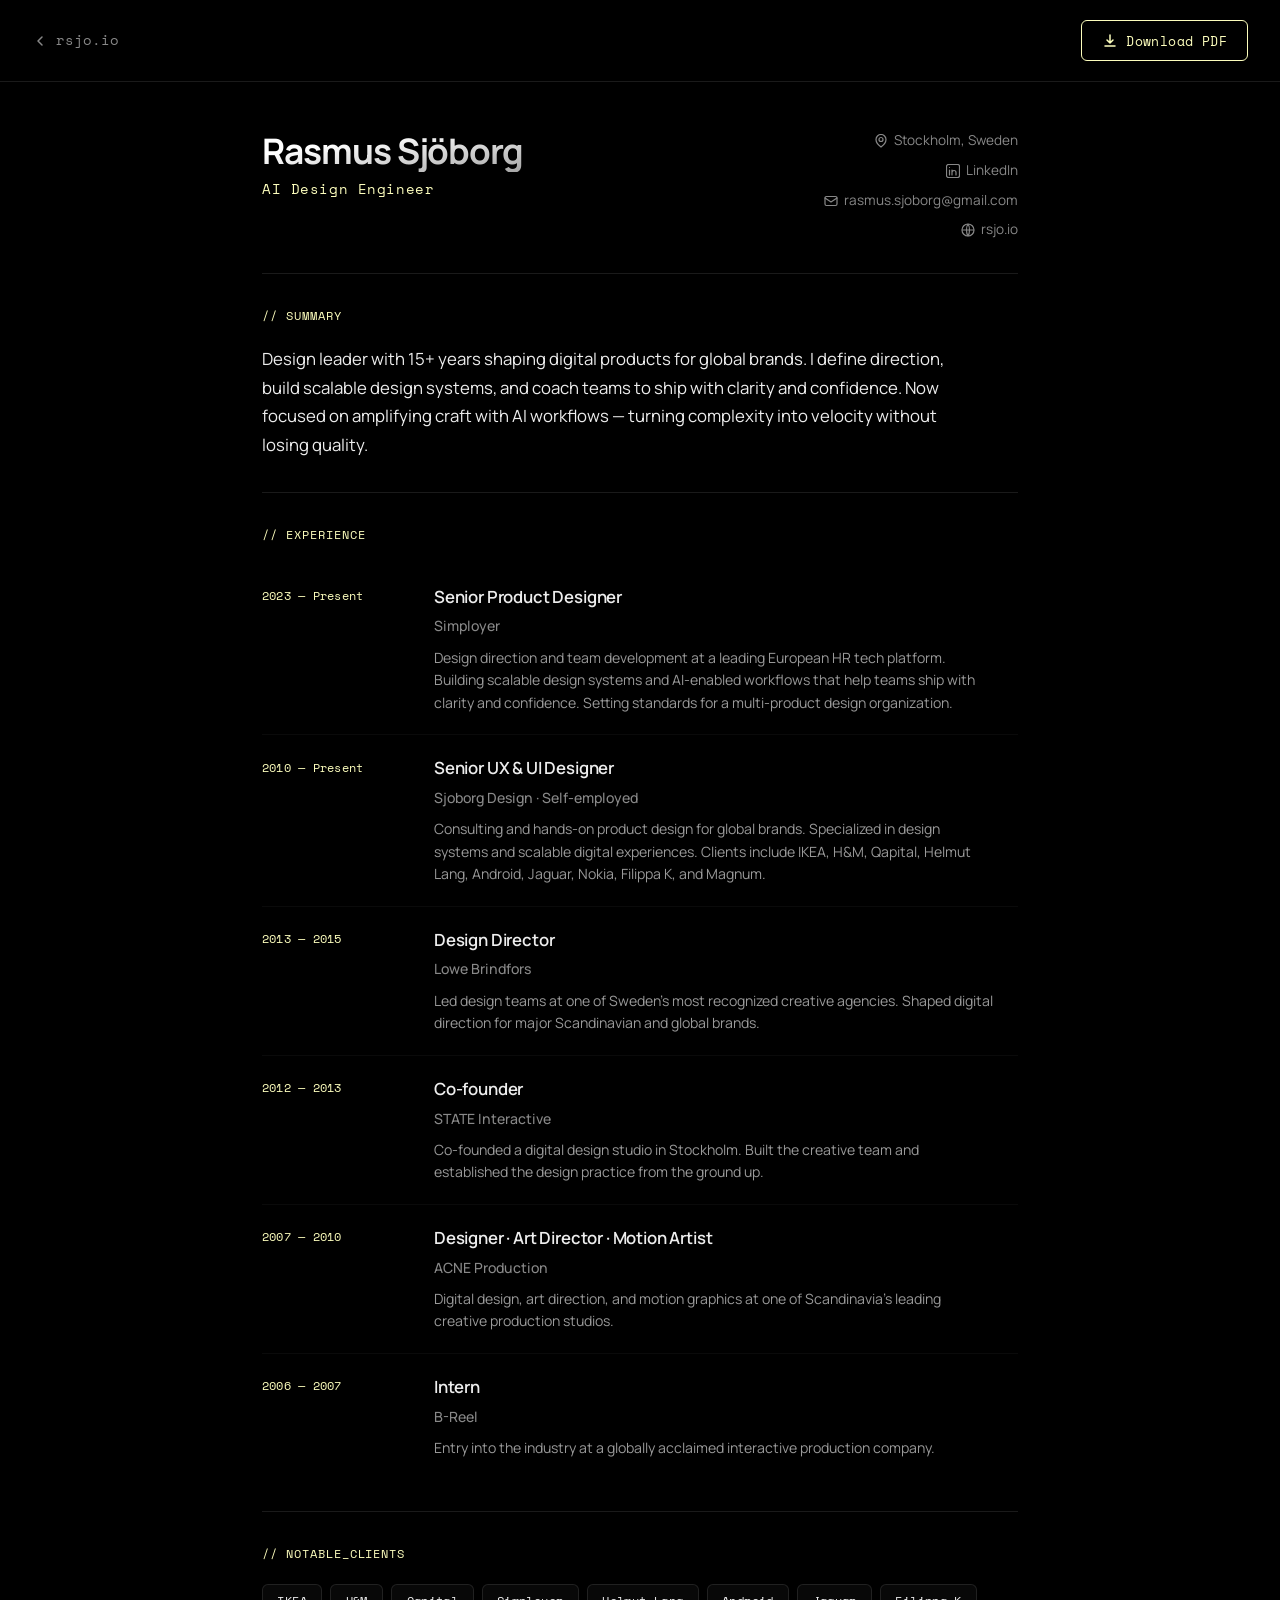
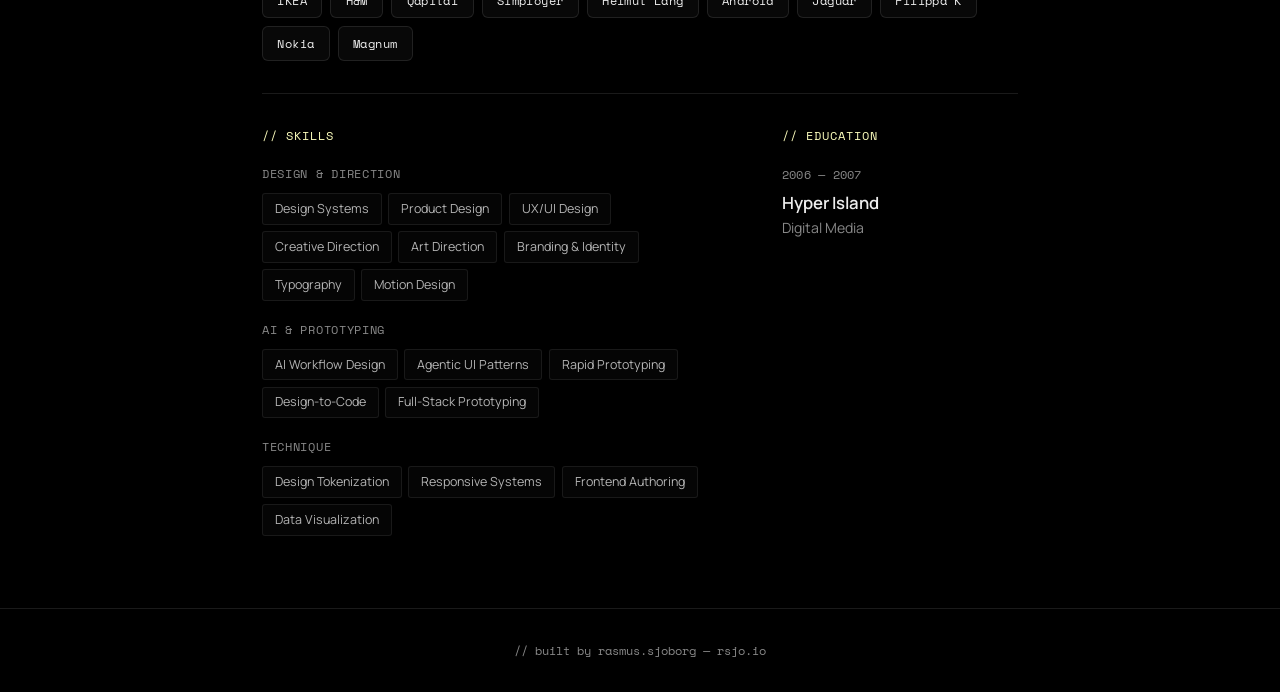
<file: cv.html>
<!DOCTYPE html>
<html lang="en">

<head>
    <meta charset="UTF-8">
    <meta name="viewport" content="width=device-width, initial-scale=1.0">
    <title>Rasmus Sjöborg — CV</title>
    <meta name="description"
        content="CV for Rasmus Sjöborg — AI Design Engineer with 15+ years of product design leadership for global brands.">

    <!-- SEO & Social -->
    <link rel="canonical" href="https://rsjo.io/cv">
    <meta property="og:title" content="Rasmus Sjöborg — CV">
    <meta property="og:description"
        content="AI Design Engineer with 15+ years of product design leadership for global brands like IKEA, H&M, and Qapital.">
    <meta property="og:url" content="https://rsjo.io/cv">
    <meta property="og:type" content="profile">

    <!-- Structured Data -->
    <script type="application/ld+json">
    {
      "@context": "https://schema.org",
      "@type": "Person",
      "name": "Rasmus Sjöborg",
      "url": "https://rsjo.io",
      "jobTitle": "AI Design Engineer",
      "address": {
        "@type": "PostalAddress",
        "addressLocality": "Stockholm",
        "addressCountry": "SE"
      },
      "sameAs": [
        "https://www.linkedin.com/in/rasmussjoborg/"
      ]
    }
    </script>

    <!-- Favicon: 💣 -->
    <link rel="icon"
        href="data:image/svg+xml,<svg xmlns=%22http://www.w3.org/2000/svg%22 viewBox=%220 0 100 100%22><text y=%22.9em%22 font-size=%2290%22>💣</text></svg>">

    <!-- Fonts (matching portfolio) -->
    <link rel="preconnect" href="https://fonts.googleapis.com">
    <link rel="preconnect" href="https://fonts.gstatic.com" crossorigin>
    <link
        href="https://fonts.googleapis.com/css2?family=Manrope:wght@300;400;500;600;700&family=Space+Mono:ital,wght@0,400;0,700;1,400&display=swap"
        rel="stylesheet">

    <link rel="stylesheet" href="cv.css">
</head>

<body>
    <!-- Back to Portfolio + Download Actions -->
    <nav class="cv-nav" aria-label="CV navigation">
        <a href="/" class="nav-back">
            <svg width="16" height="16" viewBox="0 0 16 16" fill="none" xmlns="http://www.w3.org/2000/svg">
                <path d="M10 12L6 8L10 4" stroke="currentColor" stroke-width="1.5" stroke-linecap="round"
                    stroke-linejoin="round" />
            </svg>
            rsjo.io
        </a>
        <button class="download-btn" onclick="window.print()" aria-label="Download as PDF">
            <svg width="16" height="16" viewBox="0 0 16 16" fill="none" xmlns="http://www.w3.org/2000/svg">
                <path d="M8 2V10M8 10L5 7M8 10L11 7" stroke="currentColor" stroke-width="1.5" stroke-linecap="round"
                    stroke-linejoin="round" />
                <path d="M3 13H13" stroke="currentColor" stroke-width="1.5" stroke-linecap="round" />
            </svg>
            Download PDF
        </button>
    </nav>

    <main class="cv-main">
        <!-- Header / Identity -->
        <header class="cv-header">
            <div class="header-identity">
                <h1 class="cv-name">Rasmus Sjöborg</h1>
                <p class="cv-title">AI Design Engineer</p>
            </div>
            <div class="header-meta">
                <span class="meta-item">
                    <svg width="14" height="14" viewBox="0 0 14 14" fill="none" xmlns="http://www.w3.org/2000/svg">
                        <path
                            d="M7 7.5C8.10457 7.5 9 6.60457 9 5.5C9 4.39543 8.10457 3.5 7 3.5C5.89543 3.5 5 4.39543 5 5.5C5 6.60457 5.89543 7.5 7 7.5Z"
                            stroke="currentColor" stroke-width="1.2" />
                        <path
                            d="M7 13C7 13 12 9.5 12 5.5C12 2.73858 9.76142 0.5 7 0.5C4.23858 0.5 2 2.73858 2 5.5C2 9.5 7 13 7 13Z"
                            stroke="currentColor" stroke-width="1.2" />
                    </svg>
                    Stockholm, Sweden
                </span>
                <a href="https://www.linkedin.com/in/rasmussjoborg/" target="_blank" class="meta-item meta-link">
                    <svg width="14" height="14" viewBox="0 0 14 14" fill="none" xmlns="http://www.w3.org/2000/svg">
                        <path
                            d="M3.5 6V11M3.5 3.5V3.505M6 11V8.5C6 7.39543 6.89543 6.5 8 6.5C9.10457 6.5 10 7.39543 10 8.5V11M6 11V6"
                            stroke="currentColor" stroke-width="1.2" stroke-linecap="round" stroke-linejoin="round" />
                        <rect x="0.5" y="0.5" width="13" height="13" rx="2" stroke="currentColor" stroke-width="1.2" />
                    </svg>
                    LinkedIn
                </a>
                <span class="meta-item meta-email" id="emailDisplay">
                    <svg width="14" height="14" viewBox="0 0 14 14" fill="none" xmlns="http://www.w3.org/2000/svg">
                        <rect x="1" y="2.5" width="12" height="9" rx="1.5" stroke="currentColor" stroke-width="1.2" />
                        <path d="M1 4L7 8L13 4" stroke="currentColor" stroke-width="1.2" stroke-linecap="round"
                            stroke-linejoin="round" />
                    </svg>
                    <span id="emailText">rasmus.sjoborg@gmail.com</span>
                </span>
                <a href="https://rsjo.io" target="_blank" class="meta-item meta-link">
                    <svg width="14" height="14" viewBox="0 0 14 14" fill="none" xmlns="http://www.w3.org/2000/svg">
                        <circle cx="7" cy="7" r="6" stroke="currentColor" stroke-width="1.2" />
                        <path d="M1 7H13M7 1C5 3.5 5 10.5 7 13M7 1C9 3.5 9 10.5 7 13" stroke="currentColor"
                            stroke-width="1.2" />
                    </svg>
                    rsjo.io
                </a>
            </div>
        </header>

        <!-- Divider -->
        <hr class="cv-divider">

        <!-- Summary -->
        <section class="cv-section" id="summary">
            <h2 class="section-label">// SUMMARY</h2>
            <p class="summary-text">
                Design leader with 15+ years shaping digital products for global brands. I define direction, build
                scalable design systems, and coach teams to ship with clarity and confidence. Now focused on
                amplifying craft with AI workflows — turning complexity into velocity without losing quality.
            </p>
        </section>

        <!-- Divider -->
        <hr class="cv-divider">

        <!-- Experience -->
        <section class="cv-section" id="experience">
            <h2 class="section-label">// EXPERIENCE</h2>

            <div class="experience-list">
                <!-- Simployer -->
                <div class="experience-item">
                    <div class="exp-period">2023 — Present</div>
                    <div class="exp-content">
                        <div class="exp-header">
                            <h3 class="exp-role">Senior Product Designer</h3>
                        </div>
                        <p class="exp-company">Simployer</p>
                        <p class="exp-desc">
                            Design direction and team development at a leading European HR tech platform.
                            Building scalable design systems and AI-enabled workflows that help teams ship with
                            clarity and confidence. Setting standards for a multi-product design organization.
                        </p>
                    </div>
                </div>

                <!-- Sjoborg Design -->
                <div class="experience-item">
                    <div class="exp-period">2010 — Present</div>
                    <div class="exp-content">
                        <div class="exp-header">
                            <h3 class="exp-role">Senior UX & UI Designer</h3>
                        </div>
                        <p class="exp-company">Sjoborg Design · Self-employed</p>
                        <p class="exp-desc">
                            Consulting and hands-on product design for global brands. Specialized in design
                            systems and scalable digital experiences. Clients include IKEA, H&M, Qapital,
                            Helmut Lang, Android, Jaguar, Nokia, Filippa K, and Magnum.
                        </p>
                    </div>
                </div>

                <!-- Lowe Brindfors -->
                <div class="experience-item">
                    <div class="exp-period">2013 — 2015</div>
                    <div class="exp-content">
                        <div class="exp-header">
                            <h3 class="exp-role">Design Director</h3>
                        </div>
                        <p class="exp-company">Lowe Brindfors</p>
                        <p class="exp-desc">
                            Led design teams at one of Sweden's most recognized creative agencies. Shaped
                            digital direction for major Scandinavian and global brands.
                        </p>
                    </div>
                </div>

                <!-- STATE Interactive -->
                <div class="experience-item">
                    <div class="exp-period">2012 — 2013</div>
                    <div class="exp-content">
                        <div class="exp-header">
                            <h3 class="exp-role">Co-founder</h3>
                        </div>
                        <p class="exp-company">STATE Interactive</p>
                        <p class="exp-desc">
                            Co-founded a digital design studio in Stockholm. Built the creative team and
                            established the design practice from the ground up.
                        </p>
                    </div>
                </div>

                <!-- ACNE Production -->
                <div class="experience-item">
                    <div class="exp-period">2007 — 2010</div>
                    <div class="exp-content">
                        <div class="exp-header">
                            <h3 class="exp-role">Designer · Art Director · Motion Artist</h3>
                        </div>
                        <p class="exp-company">ACNE Production</p>
                        <p class="exp-desc">
                            Digital design, art direction, and motion graphics at one of Scandinavia's
                            leading creative production studios.
                        </p>
                    </div>
                </div>

                <!-- B-Reel -->
                <div class="experience-item">
                    <div class="exp-period">2006 — 2007</div>
                    <div class="exp-content">
                        <div class="exp-header">
                            <h3 class="exp-role">Intern</h3>
                        </div>
                        <p class="exp-company">B-Reel</p>
                        <p class="exp-desc">
                            Entry into the industry at a globally acclaimed interactive production company.
                        </p>
                    </div>
                </div>
            </div>
        </section>

        <!-- Divider -->
        <hr class="cv-divider">

        <!-- Notable Clients -->
        <section class="cv-section" id="clients">
            <h2 class="section-label">// NOTABLE_CLIENTS</h2>
            <div class="clients-grid">
                <span class="client-tag">IKEA</span>
                <span class="client-tag">H&M</span>
                <span class="client-tag">Qapital</span>
                <span class="client-tag">Simployer</span>
                <span class="client-tag">Helmut Lang</span>
                <span class="client-tag">Android</span>
                <span class="client-tag">Jaguar</span>
                <span class="client-tag">Filippa K</span>
                <span class="client-tag">Nokia</span>
                <span class="client-tag">Magnum</span>
            </div>
        </section>

        <!-- Divider -->
        <hr class="cv-divider">

        <!-- Skills + Education Side by Side -->
        <div class="cv-two-col">
            <!-- Skills -->
            <section class="cv-section" id="skills">
                <h2 class="section-label">// SKILLS</h2>
                <div class="skills-grid">
                    <div class="skill-group">
                        <h4 class="skill-group-title">Design & Direction</h4>
                        <div class="skill-tags">
                            <span class="skill-tag">Design Systems</span>
                            <span class="skill-tag">Product Design</span>
                            <span class="skill-tag">UX/UI Design</span>
                            <span class="skill-tag">Creative Direction</span>
                            <span class="skill-tag">Art Direction</span>
                            <span class="skill-tag">Branding & Identity</span>
                            <span class="skill-tag">Typography</span>
                            <span class="skill-tag">Motion Design</span>
                        </div>
                    </div>
                    <div class="skill-group">
                        <h4 class="skill-group-title">AI & Prototyping</h4>
                        <div class="skill-tags">
                            <span class="skill-tag">AI Workflow Design</span>
                            <span class="skill-tag">Agentic UI Patterns</span>
                            <span class="skill-tag">Rapid Prototyping</span>
                            <span class="skill-tag">Design-to-Code</span>
                            <span class="skill-tag">Full-Stack Prototyping</span>
                        </div>
                    </div>
                    <div class="skill-group">
                        <h4 class="skill-group-title">Technique</h4>
                        <div class="skill-tags">
                            <span class="skill-tag">Design Tokenization</span>
                            <span class="skill-tag">Responsive Systems</span>
                            <span class="skill-tag">Frontend Authoring</span>
                            <span class="skill-tag">Data Visualization</span>
                        </div>
                    </div>
                </div>
            </section>

            <!-- Education -->
            <section class="cv-section" id="education">
                <h2 class="section-label">// EDUCATION</h2>
                <div class="education-item">
                    <div class="edu-period">2006 — 2007</div>
                    <div class="edu-content">
                        <h3 class="edu-school">Hyper Island</h3>
                        <p class="edu-degree">Digital Media</p>
                    </div>
                </div>
            </section>
        </div>
    </main>

    <!-- Footer (screen only) -->
    <footer class="cv-footer">
        <p>// built by rasmus.sjoborg — <a href="https://rsjo.io">rsjo.io</a></p>
    </footer>
</body>

</html>
</file>
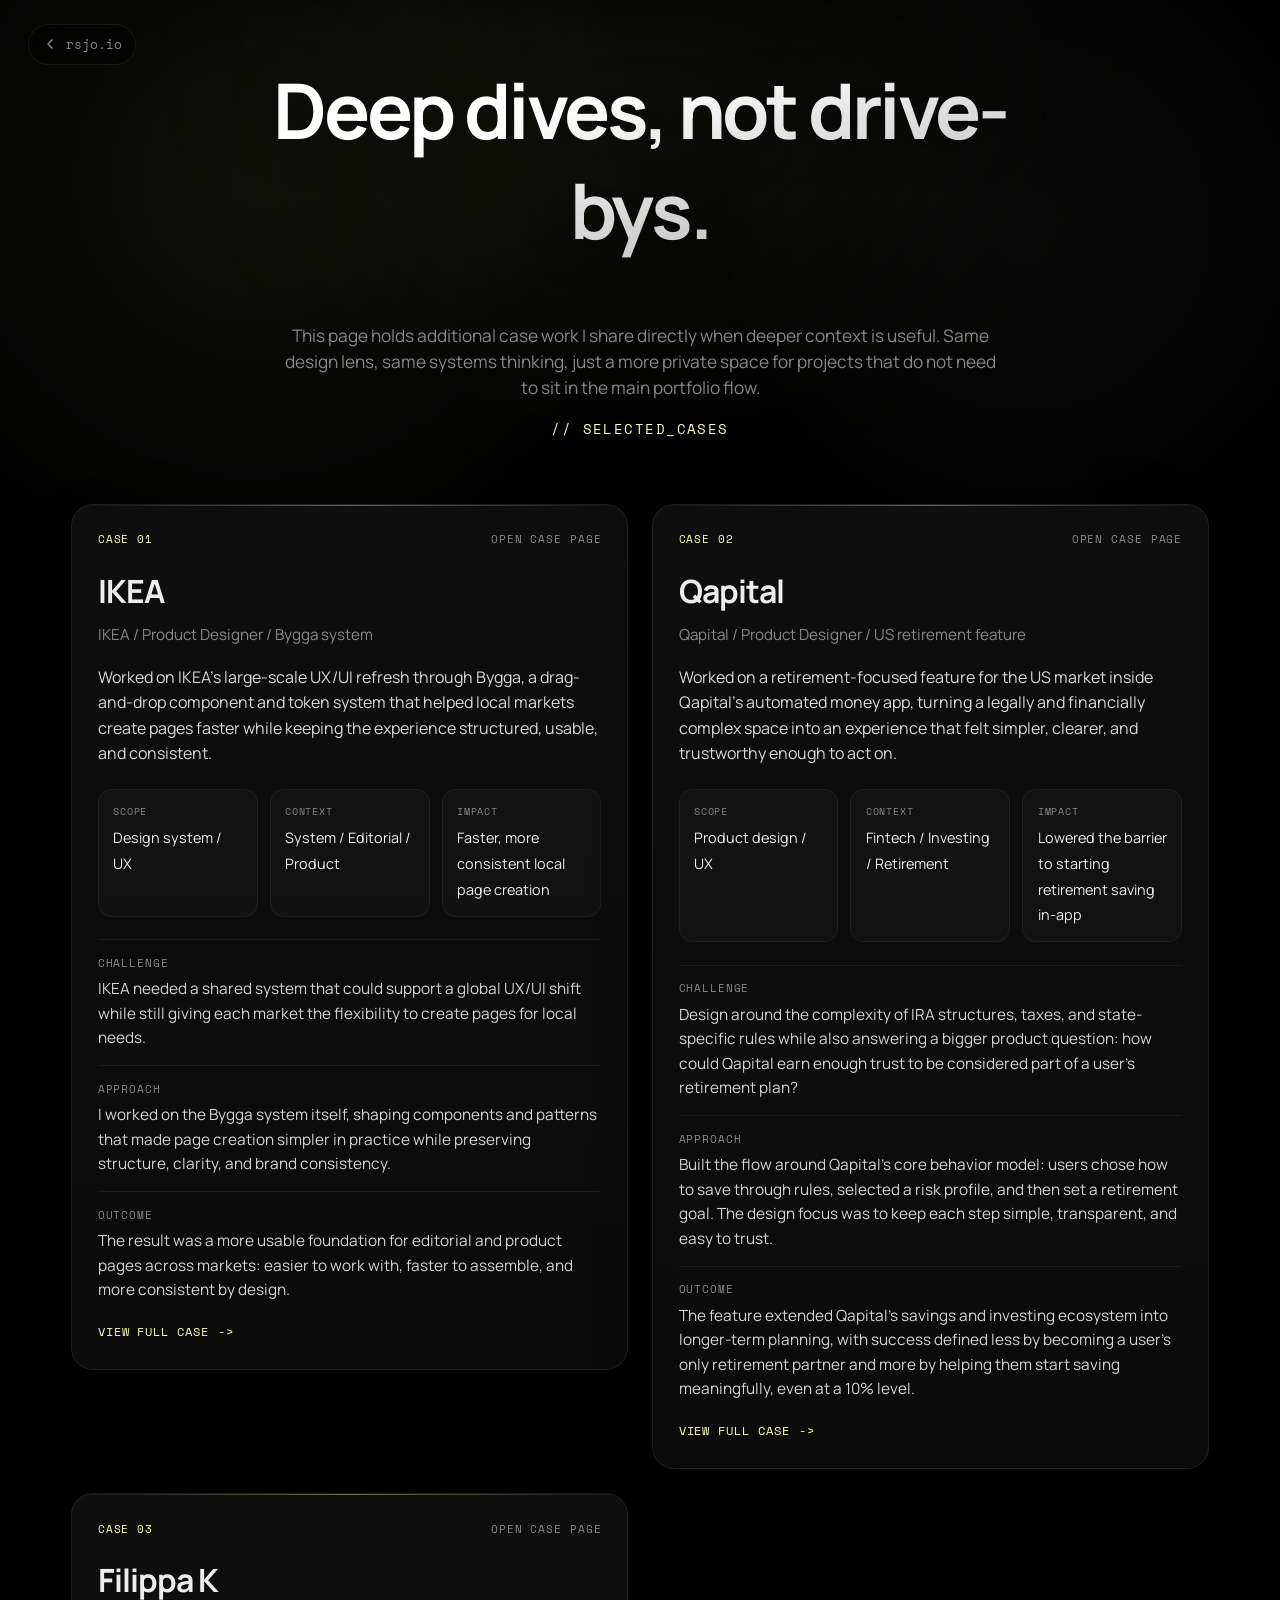
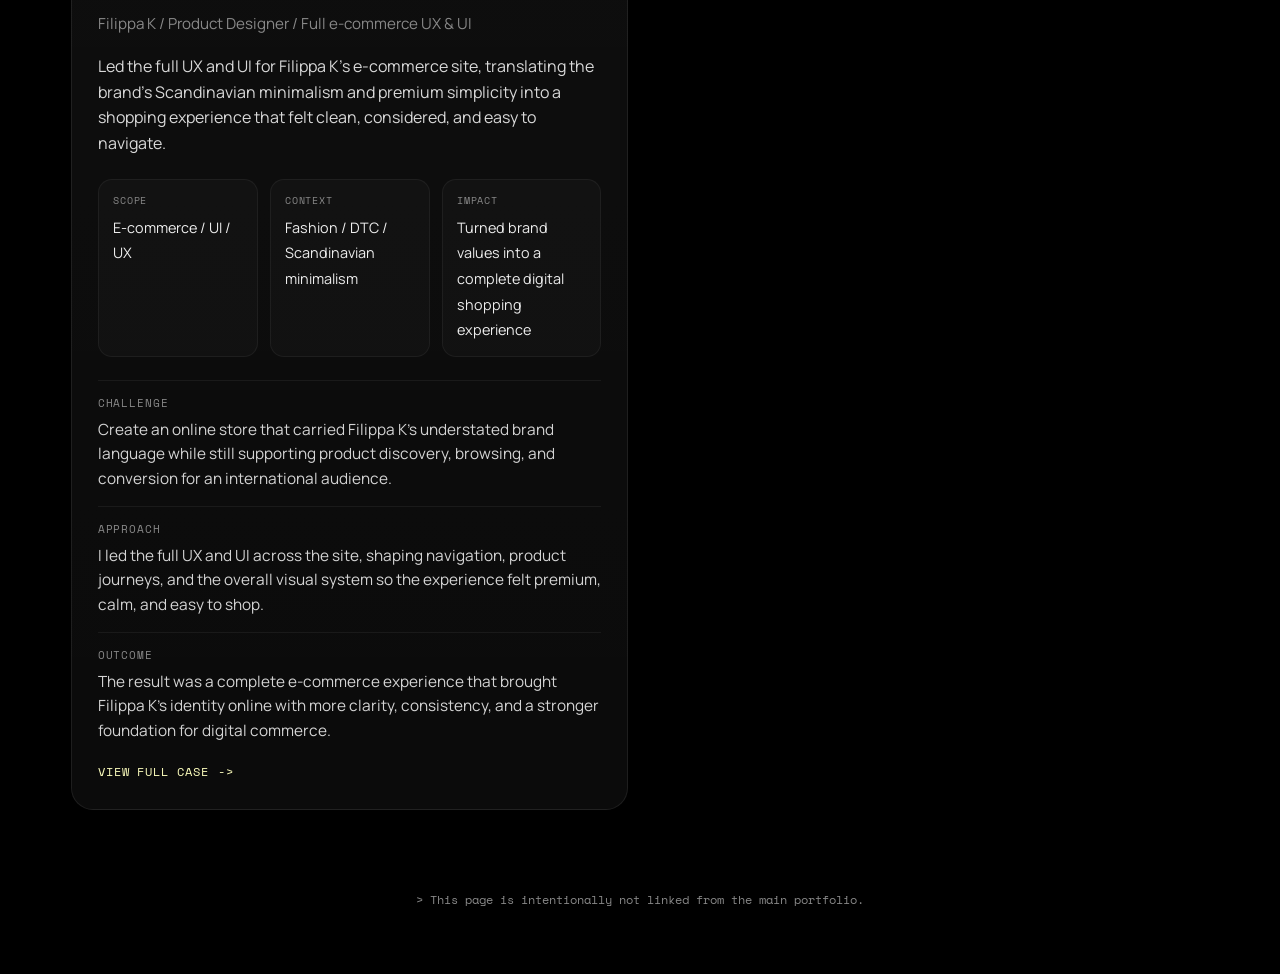
<file: field-notes.html>
<!DOCTYPE html>
<html lang="en">

<head>
    <meta charset="UTF-8">
    <meta name="viewport" content="width=device-width, initial-scale=1.0, viewport-fit=cover">
    <title>RS — Selected Cases</title>
    <meta name="description"
        content="A private selection of legacy case studies by Rasmus Sjöborg, presented in the same visual language as the main portfolio.">
    <meta name="robots" content="noindex, nofollow, noarchive">
    <link rel="canonical" href="https://portfolio-rsjo-projects.vercel.app/field-notes">
    <meta property="og:title" content="Rasmus Sjöborg — Selected Cases">
    <meta property="og:description"
        content="A private selection of legacy case studies by Rasmus Sjöborg, presented in the same visual language as the main portfolio.">
    <meta property="og:url" content="https://portfolio-rsjo-projects.vercel.app/field-notes">
    <meta property="og:type" content="website">

    <link rel="icon"
        href="data:image/svg+xml,<svg xmlns=%22http://www.w3.org/2000/svg%22 viewBox=%220 0 100 100%22><text y=%22.9em%22 font-size=%2290%22>◌</text></svg>">

    <link rel="preconnect" href="https://fonts.googleapis.com">
    <link rel="preconnect" href="https://fonts.gstatic.com" crossorigin>
    <link
        href="https://fonts.googleapis.com/css2?family=Manrope:wght@300;400;500;600;700&family=Space+Mono:ital,wght@0,400;0,700;1,400&display=swap"
        rel="stylesheet">

    <link rel="stylesheet" href="style.css?v=25">

    <style>
        body {
            min-height: 100vh;
        }

        .site-background {
            height: 100vh;
            mask-image: linear-gradient(to bottom, black 60%, transparent 100%);
            -webkit-mask-image: linear-gradient(to bottom, black 60%, transparent 100%);
        }

        .site-background::before {
            background:
                radial-gradient(circle at 20% 20%, rgba(253, 254, 189, 0.08), transparent 35%),
                radial-gradient(circle at 80% 25%, rgba(255, 255, 255, 0.05), transparent 30%);
        }

        .site-background::after {
            background:
                radial-gradient(circle at 50% 0%, rgba(253, 254, 189, 0.08), transparent 40%);
        }

        .private-page {
            position: relative;
            z-index: 1;
        }

        .notes-nav {
            position: fixed;
            top: 1.5rem;
            left: 1.75rem;
            z-index: 20;
        }

        .nav-back {
            display: inline-flex;
            align-items: center;
            gap: 8px;
            color: var(--color-text-muted);
            text-decoration: none;
            font-family: var(--font-mono);
            font-size: 0.82rem;
            transition: color 0.2s ease;
            padding: 0.55rem 0.8rem;
            border-radius: 999px;
            background: rgba(0, 0, 0, 0.5);
            backdrop-filter: blur(16px);
            -webkit-backdrop-filter: blur(16px);
            border: 1px solid rgba(255, 255, 255, 0.08);
        }

        .nav-back:hover {
            color: var(--color-text-main);
            border-color: rgba(253, 254, 189, 0.2);
        }

        .private-hero {
            min-height: 46vh;
            gap: 1rem;
            max-width: 920px;
            margin: 0 auto;
            padding-bottom: 1rem;
        }

        .private-subtitle {
            max-width: 720px;
            font-size: 1.08rem;
            color: var(--color-text-muted);
        }

        .cases-section {
            padding-top: 0;
            max-width: 1240px;
            margin: 0 auto;
        }

        .cases-grid {
            display: grid;
            grid-template-columns: repeat(2, minmax(0, 1fr));
            gap: 1.5rem;
        }

        .case-card {
            position: relative;
            overflow: hidden;
            border: 1px solid rgba(255, 255, 255, 0.08);
            border-radius: 22px;
            background:
                linear-gradient(180deg, rgba(255, 255, 255, 0.025), rgba(255, 255, 255, 0.01)),
                rgba(10, 10, 10, 0.88);
            padding: 1.6rem;
            box-shadow: 0 18px 60px -28px rgba(0, 0, 0, 0.9);
        }

        .case-card-link {
            display: block;
            color: inherit;
            text-decoration: none;
            transition: transform 0.24s ease, filter 0.24s ease;
        }

        .case-card-link:hover,
        .case-card-link:focus-visible {
            transform: translateY(-4px);
            filter: brightness(1.04);
        }

        .case-card::before {
            content: "";
            position: absolute;
            inset: 0 auto auto 0;
            width: 100%;
            height: 1px;
            background: linear-gradient(90deg, transparent, rgba(253, 254, 189, 0.75), transparent);
            opacity: 0.5;
        }

        .case-topline {
            display: flex;
            justify-content: space-between;
            align-items: center;
            gap: 1rem;
            margin-bottom: 1.1rem;
        }

        .case-index,
        .case-status {
            font-family: var(--font-mono);
            font-size: 0.7rem;
            letter-spacing: 0.08em;
            text-transform: uppercase;
        }

        .case-index {
            color: var(--color-accent);
        }

        .case-status {
            color: var(--color-text-muted);
        }

        .case-card-link:hover .case-status,
        .case-card-link:focus-visible .case-status {
            color: var(--color-accent);
        }

        .case-title {
            font-size: clamp(1.5rem, 2.6vw, 2rem);
            letter-spacing: -0.03em;
            margin-bottom: 0.35rem;
        }

        .case-role {
            font-size: 0.95rem;
            color: var(--color-text-muted);
            margin-bottom: 1.1rem;
        }

        .case-summary {
            font-size: 1rem;
            color: #d8d8d8;
            margin-bottom: 1.4rem;
            max-width: 58ch;
        }

        .case-facts {
            display: grid;
            grid-template-columns: repeat(3, minmax(0, 1fr));
            gap: 0.75rem;
            margin-bottom: 1.4rem;
        }

        .fact {
            padding: 0.85rem 0.9rem;
            border-radius: 14px;
            background: rgba(255, 255, 255, 0.025);
            border: 1px solid rgba(255, 255, 255, 0.05);
        }

        .fact-label {
            display: block;
            font-family: var(--font-mono);
            font-size: 0.62rem;
            letter-spacing: 0.08em;
            text-transform: uppercase;
            color: var(--color-text-muted);
            margin-bottom: 0.35rem;
        }

        .fact-value {
            font-size: 0.9rem;
            color: var(--color-text-main);
        }

        .case-notes {
            display: grid;
            gap: 0.9rem;
        }

        .note-row {
            padding-top: 0.9rem;
            border-top: 1px solid rgba(255, 255, 255, 0.06);
        }

        .note-label {
            display: block;
            font-family: var(--font-mono);
            font-size: 0.66rem;
            letter-spacing: 0.08em;
            text-transform: uppercase;
            color: var(--color-text-muted);
            margin-bottom: 0.35rem;
        }

        .note-row p {
            color: #d4d4d4;
            font-size: 0.96rem;
        }

        .case-cta {
            display: inline-flex;
            align-items: center;
            gap: 0.6rem;
            margin-top: 1.25rem;
            font-family: var(--font-mono);
            font-size: 0.72rem;
            letter-spacing: 0.08em;
            text-transform: uppercase;
            color: var(--color-accent);
        }

        .case-cta::after {
            content: "->";
            transition: transform 0.2s ease;
        }

        .case-card-link:hover .case-cta::after,
        .case-card-link:focus-visible .case-cta::after {
            transform: translateX(4px);
        }

        .page-footer {
            max-width: 1240px;
            margin: 0 auto;
            padding: 1rem var(--space-buffer) var(--space-lg);
        }

        .footer-note {
            font-family: var(--font-mono);
            font-size: 0.75rem;
            color: var(--color-text-muted);
        }

        @media (max-width: 960px) {
            .case-facts,
            .cases-grid {
                grid-template-columns: 1fr;
            }

            .case-topline {
                align-items: flex-start;
                flex-direction: column;
            }
        }

        @media (max-width: 640px) {
            .notes-nav {
                top: 1rem;
                left: 1rem;
            }

            .private-hero {
                min-height: auto;
                padding-top: 7rem;
            }

            .private-subtitle,
            .case-summary,
            .note-row p,
            .fact-value {
                font-size: 0.95rem;
            }

            .case-card {
                padding: 1.25rem;
                border-radius: 18px;
            }
        }
    </style>
</head>

<body>
    <div class="noise-overlay"></div>
    <div class="site-background"></div>

    <nav class="notes-nav" aria-label="Back to portfolio">
        <a href="/" data-file-href="index.html" data-deploy-href="/" class="nav-back">
            <svg width="16" height="16" viewBox="0 0 16 16" fill="none" xmlns="http://www.w3.org/2000/svg">
                <path d="M10 12L6 8L10 4" stroke="currentColor" stroke-width="1.5" stroke-linecap="round"
                    stroke-linejoin="round" />
            </svg>
            rsjo.io
        </a>
    </nav>

    <main class="private-page">
        <section class="hero-section private-hero">
            <h1 class="hero-title">Deep dives, not drive-bys.</h1>
            <p class="hero-subtitle private-subtitle">
                This page holds additional case work I share directly when deeper context is useful. Same design lens,
                same systems thinking, just a more private space for projects that do not need to sit in the main
                portfolio flow.
            </p>

        </section>

        <section class="cases-section">
            <div class="section-header" style="justify-content: center;">
                <span class="mono-label">// SELECTED_CASES</span>
            </div>

            <div class="cases-grid">
                <a class="case-card-link" href="/field-notes/case-01" data-file-href="case-01.html"
                    data-deploy-href="/field-notes/case-01" aria-label="Open case 01">
                    <article class="case-card">
                        <div class="case-topline">
                            <span class="case-index">Case 01</span>
                            <span class="case-status">Open case page</span>
                        </div>
                        <h2 class="case-title">IKEA</h2>
                        <p class="case-role">IKEA / Product Designer / Bygga system</p>
                        <p class="case-summary">
                            Worked on IKEA's large-scale UX/UI refresh through Bygga, a drag-and-drop component and
                            token system that helped local markets create pages faster while keeping the experience
                            structured, usable, and consistent.
                        </p>

                        <div class="case-facts">
                            <div class="fact">
                                <span class="fact-label">Scope</span>
                                <span class="fact-value">Design system / UX</span>
                            </div>
                            <div class="fact">
                                <span class="fact-label">Context</span>
                                <span class="fact-value">System / Editorial / Product</span>
                            </div>
                            <div class="fact">
                                <span class="fact-label">Impact</span>
                                <span class="fact-value">Faster, more consistent local page creation</span>
                            </div>
                        </div>

                        <div class="case-notes">
                            <div class="note-row">
                                <span class="note-label">Challenge</span>
                                <p>IKEA needed a shared system that could support a global UX/UI shift while still giving each market the flexibility to create pages for local needs.</p>
                            </div>
                            <div class="note-row">
                                <span class="note-label">Approach</span>
                                <p>I worked on the Bygga system itself, shaping components and patterns that made page creation simpler in practice while preserving structure, clarity, and brand consistency.</p>
                            </div>
                            <div class="note-row">
                                <span class="note-label">Outcome</span>
                                <p>The result was a more usable foundation for editorial and product pages across markets: easier to work with, faster to assemble, and more consistent by design.</p>
                            </div>
                        </div>

                        <span class="case-cta">View full case</span>
                    </article>
                </a>

                <a class="case-card-link" href="/field-notes/case-02" data-file-href="case-02.html"
                    data-deploy-href="/field-notes/case-02" aria-label="Open case 02">
                    <article class="case-card">
                        <div class="case-topline">
                            <span class="case-index">Case 02</span>
                            <span class="case-status">Open case page</span>
                        </div>
                        <h2 class="case-title">Qapital</h2>
                        <p class="case-role">Qapital / Product Designer / US retirement feature</p>
                        <p class="case-summary">
                            Worked on a retirement-focused feature for the US market inside Qapital's automated money
                            app, turning a legally and financially complex space into an experience that felt simpler,
                            clearer, and trustworthy enough to act on.
                        </p>

                        <div class="case-facts">
                            <div class="fact">
                                <span class="fact-label">Scope</span>
                                <span class="fact-value">Product design / UX</span>
                            </div>
                            <div class="fact">
                                <span class="fact-label">Context</span>
                                <span class="fact-value">Fintech / Investing / Retirement</span>
                            </div>
                            <div class="fact">
                                <span class="fact-label">Impact</span>
                                <span class="fact-value">Lowered the barrier to starting retirement saving in-app</span>
                            </div>
                        </div>

                        <div class="case-notes">
                            <div class="note-row">
                                <span class="note-label">Challenge</span>
                                <p>Design around the complexity of IRA structures, taxes, and state-specific rules while also answering a bigger product question: how could Qapital earn enough trust to be considered part of a user's retirement plan?</p>
                            </div>
                            <div class="note-row">
                                <span class="note-label">Approach</span>
                                <p>Built the flow around Qapital's core behavior model: users chose how to save through rules, selected a risk profile, and then set a retirement goal. The design focus was to keep each step simple, transparent, and easy to trust.</p>
                            </div>
                            <div class="note-row">
                                <span class="note-label">Outcome</span>
                                <p>The feature extended Qapital's savings and investing ecosystem into longer-term planning, with success defined less by becoming a user's only retirement partner and more by helping them start saving meaningfully, even at a 10% level.</p>
                            </div>
                        </div>

                        <span class="case-cta">View full case</span>
                    </article>
                </a>

                <a class="case-card-link" href="/field-notes/case-03" data-file-href="case-04.html"
                    data-deploy-href="/field-notes/case-03" aria-label="Open case 03">
                    <article class="case-card">
                        <div class="case-topline">
                            <span class="case-index">Case 03</span>
                            <span class="case-status">Open case page</span>
                        </div>
                        <h2 class="case-title">Filippa K</h2>
                        <p class="case-role">Filippa K / Product Designer / Full e-commerce UX & UI</p>
                        <p class="case-summary">
                            Led the full UX and UI for Filippa K's e-commerce site, translating the brand's
                            Scandinavian minimalism and premium simplicity into a shopping experience that felt clean,
                            considered, and easy to navigate.
                        </p>

                        <div class="case-facts">
                            <div class="fact">
                                <span class="fact-label">Scope</span>
                                <span class="fact-value">E-commerce / UI / UX</span>
                            </div>
                            <div class="fact">
                                <span class="fact-label">Context</span>
                                <span class="fact-value">Fashion / DTC / Scandinavian minimalism</span>
                            </div>
                            <div class="fact">
                                <span class="fact-label">Impact</span>
                                <span class="fact-value">Turned brand values into a complete digital shopping experience</span>
                            </div>
                        </div>

                        <div class="case-notes">
                            <div class="note-row">
                                <span class="note-label">Challenge</span>
                                <p>Create an online store that carried Filippa K's understated brand language while still supporting product discovery, browsing, and conversion for an international audience.</p>
                            </div>
                            <div class="note-row">
                                <span class="note-label">Approach</span>
                                <p>I led the full UX and UI across the site, shaping navigation, product journeys, and the overall visual system so the experience felt premium, calm, and easy to shop.</p>
                            </div>
                            <div class="note-row">
                                <span class="note-label">Outcome</span>
                                <p>The result was a complete e-commerce experience that brought Filippa K's identity online with more clarity, consistency, and a stronger foundation for digital commerce.</p>
                            </div>
                        </div>

                        <span class="case-cta">View full case</span>
                    </article>
                </a>
            </div>
        </section>

        <footer class="page-footer">
            <p class="footer-note">&gt; This page is intentionally not linked from the main portfolio.</p>
        </footer>
    </main>

    <script>
        if (window.location.protocol === "file:") {
            document.querySelectorAll("[data-file-href]").forEach((link) => {
                link.setAttribute("href", link.getAttribute("data-file-href"));
            });
        }
    </script>
</body>

</html>
</file>
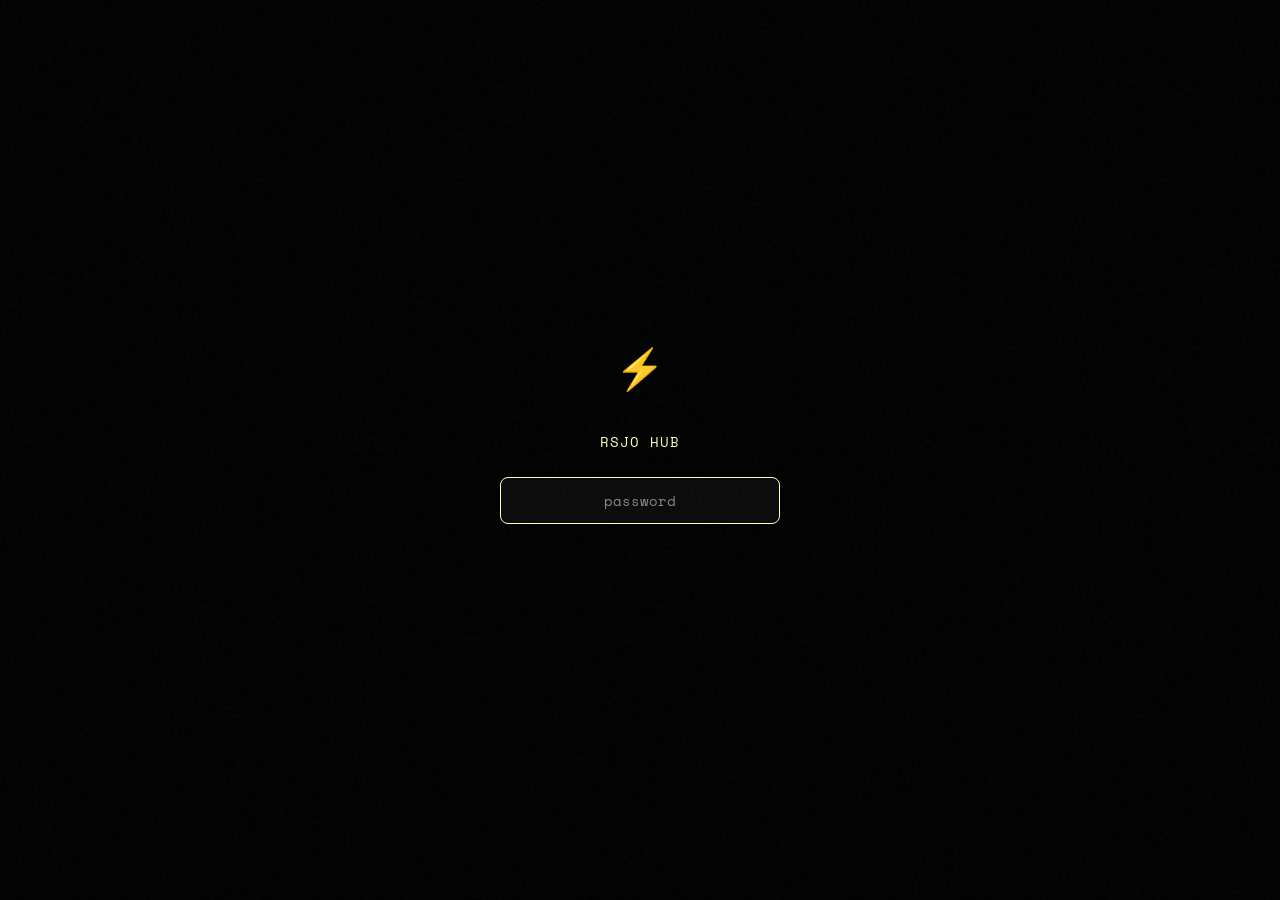
<file: hub.html>
<!DOCTYPE html>
<html lang="en">

<head>
    <meta charset="UTF-8">
    <meta name="viewport" content="width=device-width, initial-scale=1.0">
    <title>rsjo hub</title>
    <meta name="robots" content="noindex, nofollow">

    <link rel="icon"
        href="data:image/svg+xml,<svg xmlns=%22http://www.w3.org/2000/svg%22 viewBox=%220 0 100 100%22><text y=%22.9em%22 font-size=%2290%22>⚡</text></svg>">

    <link rel="preconnect" href="https://fonts.googleapis.com">
    <link rel="preconnect" href="https://fonts.gstatic.com" crossorigin>
    <link
        href="https://fonts.googleapis.com/css2?family=Manrope:wght@300;400;500;600;700&family=Space+Mono:ital,wght@0,400;0,700;1,400&display=swap"
        rel="stylesheet">

    <style>
        :root {
            --color-bg: #000000;
            --color-surface: #0a0a0a;
            --color-surface-hover: #111111;
            --color-text-main: #ededed;
            --color-text-muted: #888888;
            --color-border: #333333;
            --color-border-hover: #555555;
            --color-accent: #FDFEBD;
            --color-accent-glow: rgba(253, 254, 189, 0.15);
            --font-main: 'Manrope', -apple-system, BlinkMacSystemFont, 'Segoe UI', Roboto, sans-serif;
            --font-mono: 'Space Mono', monospace;
            --radius-sm: 8px;
            --radius-md: 12px;
            --radius-lg: 24px;
        }

        * { margin: 0; padding: 0; box-sizing: border-box; }
        ::selection { background: var(--color-accent); color: #000; }

        body {
            background: var(--color-bg);
            color: var(--color-text-main);
            font-family: var(--font-main);
            line-height: 1.6;
            -webkit-font-smoothing: antialiased;
            min-height: 100vh;
            overflow-x: hidden;
        }

        /* Noise overlay — matches portfolio */
        .noise-overlay {
            position: fixed;
            top: 0; left: 0; right: 0; bottom: 0;
            background-image: url("data:image/svg+xml,%3Csvg viewBox='0 0 256 256' xmlns='http://www.w3.org/2000/svg'%3E%3Cfilter id='noise'%3E%3CfeTurbulence type='fractalNoise' baseFrequency='0.9' numOctaves='4' stitchTiles='stitch'/%3E%3C/filter%3E%3Crect width='100%25' height='100%25' filter='url(%23noise)' opacity='0.03'/%3E%3C/svg%3E");
            pointer-events: none;
            z-index: 9999;
        }

        /* ── Password Gate ── */
        .gate {
            display: flex;
            flex-direction: column;
            align-items: center;
            justify-content: center;
            min-height: 100vh;
            gap: 1.5rem;
        }

        .gate-logo { font-size: 2.5rem; margin-bottom: 0.5rem; }

        .gate-title {
            font-family: var(--font-mono);
            font-size: 0.85rem;
            text-transform: uppercase;
            letter-spacing: 0.08em;
            color: var(--color-accent);
        }

        .gate-input {
            background: var(--color-surface);
            border: 1px solid var(--color-border);
            border-radius: var(--radius-sm);
            padding: 0.75rem 1.5rem;
            color: var(--color-text-main);
            font-family: var(--font-mono);
            font-size: 0.9rem;
            width: 280px;
            text-align: center;
            outline: none;
            transition: border-color 0.2s;
        }

        .gate-input:focus { border-color: var(--color-accent); }
        .gate-input::placeholder { color: var(--color-text-muted); }

        .gate-error {
            font-family: var(--font-mono);
            font-size: 0.75rem;
            color: #ff6b6b;
            height: 1rem;
        }

        /* ── Hub Layout ── */
        .hub { display: none; max-width: 1100px; margin: 0 auto; padding: 0 2rem 4rem; }
        .hub.visible { display: block; }

        .hub-header {
            padding: 4rem 0 3rem;
            display: flex;
            flex-direction: column;
            align-items: flex-start;
        }

        .hub-title {
            font-size: clamp(2.2rem, 5vw, 3.5rem);
            font-weight: 300;
            letter-spacing: -0.04em;
            color: var(--color-text-main);
        }

        .hub-title strong {
            font-weight: 600;
        }

        .hub-tagline {
            font-family: var(--font-mono);
            font-size: 0.78rem;
            color: var(--color-text-muted);
            margin-top: 0.5rem;
            letter-spacing: 0.02em;
        }

        .hub-tagline::before { content: '> '; opacity: 0.4; }

        /* ── Sections ── */
        .section-group {
            margin-bottom: 3rem;
        }

        .section-label {
            font-family: var(--font-mono);
            font-size: 0.7rem;
            text-transform: uppercase;
            letter-spacing: 0.12em;
            color: var(--color-text-muted);
            padding-bottom: 0.75rem;
            margin-bottom: 1.25rem;
        }

        .section-label::before { content: '// '; opacity: 0.4; }

        .section-cards {
            display: flex;
            gap: 1rem;
            overflow-x: auto;
            padding-bottom: 0.5rem;
        }

        .section-cards::-webkit-scrollbar { height: 0; }

        /* ── Cards ── */
        .nav-card {
            background: var(--color-surface);
            border: 1px solid var(--color-border);
            border-radius: var(--radius-md);
            padding: 1.5rem;
            text-decoration: none;
            color: var(--color-text-main);
            transition: all 0.25s ease;
            display: flex;
            flex-direction: column;
            gap: 0.6rem;
            cursor: pointer;
            position: relative;
            overflow: hidden;
            min-width: 260px;
            flex: 1;
            max-width: 340px;
        }

        .nav-card::before {
            content: '';
            position: absolute;
            top: 0; left: 0; right: 0;
            height: 1px;
            background: linear-gradient(90deg, transparent, var(--color-accent), transparent);
            opacity: 0;
            transition: opacity 0.3s;
        }

        .nav-card:hover {
            border-color: var(--color-border-hover);
            transform: translateY(-2px);
            box-shadow: 0 8px 30px -8px rgba(0, 0, 0, 0.5);
        }

        .nav-card:hover::before { opacity: 1; }

        .nav-card.placeholder {
            opacity: 0.35;
            cursor: default;
            border-style: dashed;
        }

        .nav-card.placeholder:hover {
            transform: none;
            box-shadow: none;
            border-color: var(--color-border);
        }

        .nav-card.placeholder::before { display: none; }

        .nav-card-icon { font-size: 1.4rem; }

        .nav-card-title {
            font-size: 1rem;
            font-weight: 600;
            letter-spacing: -0.01em;
        }

        .nav-card-desc {
            font-size: 0.8rem;
            color: var(--color-text-muted);
            line-height: 1.5;
        }

        /* ── Card Preview Panels ── */
        .card-preview {
            margin-top: 0.4rem;
            padding-top: 0.6rem;
            border-top: 1px solid rgba(255, 255, 255, 0.06);
        }

        .preview-grid {
            display: grid;
            grid-template-columns: 1fr 1fr;
            gap: 0.4rem;
        }

        .preview-item {
            display: flex;
            flex-direction: column;
            gap: 1px;
        }

        .preview-wide { grid-column: 1 / -1; }

        .preview-label {
            font-family: var(--font-mono);
            font-size: 0.6rem;
            text-transform: uppercase;
            letter-spacing: 0.06em;
            color: var(--color-text-muted);
        }

        .preview-value {
            font-family: var(--font-mono);
            font-size: 0.78rem;
            font-weight: 600;
            color: var(--color-text-main);
        }

        .preview-active {
            color: var(--color-accent);
            font-weight: 400;
            font-size: 0.75rem;
        }

        .preview-loading, .preview-empty {
            font-family: var(--font-mono);
            font-size: 0.68rem;
            color: var(--color-text-muted);
            padding: 0.2rem 0;
        }

        /* ── Sub-views (Approved Ideas, etc.) ── */
        .section-view { display: none; }
        .section-view.visible { display: block; }

        .section-back {
            font-family: var(--font-mono);
            font-size: 0.8rem;
            color: var(--color-text-muted);
            cursor: pointer;
            padding: 3rem 0 1rem;
            display: inline-block;
            text-decoration: none;
            transition: color 0.2s;
        }

        .section-back:hover { color: var(--color-accent); }
        .section-back::before { content: '← '; }

        .section-title {
            font-size: clamp(1.5rem, 3vw, 2rem);
            font-weight: 600;
            letter-spacing: -0.03em;
            margin-bottom: 0.25rem;
        }

        .section-subtitle {
            font-family: var(--font-mono);
            font-size: 0.75rem;
            color: var(--color-text-muted);
            margin-bottom: 2rem;
        }

        .section-subtitle::before { content: '// '; opacity: 0.5; }

        /* ── Project Grid ── */
        .project-grid {
            display: grid;
            grid-template-columns: repeat(auto-fill, minmax(300px, 1fr));
            gap: 1.25rem;
            margin-bottom: 4rem;
        }

        .project-card {
            background: var(--color-surface);
            border: 1px solid var(--color-border);
            border-radius: var(--radius-md);
            padding: 1.5rem;
            transition: all 0.3s ease;
            display: flex;
            flex-direction: column;
            gap: 0.75rem;
        }

        .project-card:hover {
            border-color: var(--color-border-hover);
            transform: translateY(-2px);
            box-shadow: 0 8px 30px -10px rgba(0, 0, 0, 0.6);
        }

        .card-header {
            display: flex;
            justify-content: space-between;
            align-items: flex-start;
        }

        .card-title { font-size: 1.05rem; font-weight: 600; }

        .card-nights {
            font-family: var(--font-mono);
            font-size: 0.72rem;
            color: var(--color-accent);
            background: var(--color-accent-glow);
            padding: 2px 8px;
            border-radius: 4px;
            white-space: nowrap;
        }

        .card-idea {
            font-size: 0.85rem;
            color: var(--color-text-muted);
            line-height: 1.5;
            display: -webkit-box;
            -webkit-line-clamp: 3;
            line-clamp: 3;
            -webkit-box-orient: vertical;
            overflow: hidden;
        }

        .card-meta {
            font-family: var(--font-mono);
            font-size: 0.72rem;
            color: var(--color-text-muted);
        }

        .card-links { display: flex; gap: 0.75rem; margin-top: auto; flex-wrap: wrap; }

        .card-link {
            font-family: var(--font-mono);
            font-size: 0.75rem;
            color: var(--color-text-main);
            text-decoration: none;
            padding: 0.35rem 0.7rem;
            border: 1px solid var(--color-border);
            border-radius: 6px;
            transition: all 0.2s;
        }

        .card-link:hover {
            border-color: var(--color-accent);
            color: var(--color-accent);
            background: var(--color-accent-glow);
        }

        /* ── WIP Card (Work in Progress) ── */
        .wip-card {
            background: var(--color-surface);
            border: 1px solid var(--color-border);
            border-radius: var(--radius-lg);
            padding: 2rem;
            margin-bottom: 2rem;
            transition: all 0.3s ease;
        }

        .wip-card:hover {
            border-color: var(--color-border-hover);
            box-shadow: 0 12px 40px -12px rgba(0, 0, 0, 0.5);
        }

        .wip-header {
            display: flex;
            justify-content: space-between;
            align-items: flex-start;
            gap: 1rem;
            margin-bottom: 0.5rem;
        }

        .wip-title {
            font-size: 1.5rem;
            font-weight: 700;
            letter-spacing: -0.03em;
            color: var(--color-text);
        }

        .wip-status {
            font-family: var(--font-mono);
            font-size: 0.65rem;
            text-transform: uppercase;
            letter-spacing: 0.06em;
            padding: 3px 10px;
            border-radius: 4px;
            white-space: nowrap;
            flex-shrink: 0;
            margin-top: 6px;
        }

        .wip-status.building {
            color: #fbbf24;
            background: rgba(251, 191, 36, 0.1);
            border: 1px solid rgba(251, 191, 36, 0.2);
        }

        .wip-status.reviewing {
            color: #60a5fa;
            background: rgba(96, 165, 250, 0.1);
            border: 1px solid rgba(96, 165, 250, 0.2);
        }

        .wip-status.presented {
            color: #34d399;
            background: rgba(52, 211, 153, 0.1);
            border: 1px solid rgba(52, 211, 153, 0.2);
        }

        .wip-desc {
            font-size: 0.88rem;
            color: var(--color-text-muted);
            line-height: 1.65;
            margin-bottom: 1.25rem;
        }

        /* ── Discovery Brief ── */
        .brief-section {
            margin-bottom: 1.25rem;
            border: 1px solid var(--color-border);
            border-radius: 8px;
            overflow: hidden;
        }
        .brief-toggle {
            font-family: var(--font-mono);
            font-size: 0.75rem;
            font-weight: 600;
            padding: 0.6rem 1rem;
            cursor: pointer;
            color: var(--color-text-muted);
            background: rgba(255,255,255,0.02);
            list-style: none;
            user-select: none;
        }
        .brief-toggle::-webkit-details-marker { display: none; }
        .brief-toggle::before { content: '▸ '; opacity: 0.5; }
        details[open] > .brief-toggle::before { content: '▾ '; }
        .brief-body {
            padding: 0.75rem 1rem 1rem;
            display: flex;
            flex-direction: column;
            gap: 0.75rem;
        }
        .brief-vision {
            font-size: 0.85rem;
            font-style: italic;
            color: var(--color-text-muted);
            line-height: 1.5;
        }
        .brief-row {
            display: grid;
            grid-template-columns: 1fr 1fr;
            gap: 0.75rem;
        }
        .brief-label {
            font-family: var(--font-mono);
            font-size: 0.65rem;
            text-transform: uppercase;
            letter-spacing: 0.05em;
            color: var(--color-text-muted);
            margin-bottom: 0.25rem;
        }
        .brief-value {
            font-size: 0.82rem;
            color: var(--color-text);
            line-height: 1.4;
        }
        .brief-chips {
            display: flex;
            flex-wrap: wrap;
            gap: 0.35rem;
        }
        .brief-chip {
            font-family: var(--font-mono);
            font-size: 0.68rem;
            padding: 0.2rem 0.5rem;
            border-radius: 4px;
            background: rgba(255,255,255,0.05);
            border: 1px solid var(--color-border);
            color: var(--color-text-muted);
        }
        .brief-chip.affinity {
            background: rgba(168,85,247,0.1);
            border-color: rgba(168,85,247,0.2);
            color: #c084fc;
        }
        .brief-palette {
            display: flex;
            align-items: center;
            gap: 0.5rem;
        }
        .swatch {
            width: 24px;
            height: 24px;
            border-radius: 4px;
            border: 1px solid rgba(255,255,255,0.1);
        }
        .brief-tone {
            font-family: var(--font-mono);
            font-size: 0.72rem;
            color: var(--color-text-muted);
            font-style: italic;
        }
        .brief-mvp {
            font-size: 0.82rem;
            color: var(--color-text-muted);
            padding-left: 1.2rem;
            margin: 0;
            line-height: 1.6;
        }

        .wip-meta {
            font-family: var(--font-mono);
            font-size: 0.7rem;
            color: var(--color-text-muted);
            display: flex;
            gap: 1.5rem;
            margin-bottom: 1.5rem;
            padding-bottom: 1.25rem;
            border-bottom: 1px solid var(--color-border);
        }

        /* ── Variation Picker ── */
        .var-picker-label {
            font-family: var(--font-mono);
            font-size: 0.7rem;
            text-transform: uppercase;
            letter-spacing: 0.06em;
            color: var(--color-text-muted);
            margin-bottom: 0.75rem;
        }

        .var-picker {
            display: grid;
            grid-template-columns: repeat(3, 1fr);
            gap: 0.5rem;
            margin-bottom: 1rem;
        }

        .var-option {
            background: rgba(255, 255, 255, 0.03);
            border: 1px solid var(--color-border);
            border-radius: 10px;
            padding: 0.75rem;
            cursor: pointer;
            transition: all 0.2s ease;
            text-align: center;
            text-decoration: none;
            display: flex;
            flex-direction: column;
            gap: 0.35rem;
        }

        .var-option:hover {
            border-color: var(--color-text-muted);
            background: rgba(255, 255, 255, 0.05);
        }

        .var-option.selected {
            border-color: var(--color-accent);
            background: rgba(253, 254, 189, 0.06);
            box-shadow: 0 0 0 1px var(--color-accent);
        }

        .var-option-name {
            font-family: var(--font-mono);
            font-size: 0.85rem;
            font-weight: 600;
            color: var(--color-text);
        }

        .var-option-link {
            font-family: var(--font-mono);
            font-size: 0.65rem;
            color: var(--color-text-muted);
        }

        .var-option.selected .var-option-name {
            color: var(--color-accent);
        }

        .wip-footer {
            display: flex;
            align-items: center;
            justify-content: space-between;
            gap: 1rem;
            margin-top: 0.5rem;
        }

        .wip-github {
            font-family: var(--font-mono);
            font-size: 0.72rem;
            color: var(--color-text-muted);
            text-decoration: none;
            transition: color 0.2s;
        }

        .wip-github:hover {
            color: var(--color-text);
        }

        .pick-btn {
            font-family: var(--font-mono);
            font-size: 0.78rem;
            font-weight: 600;
            color: #000;
            background: var(--color-accent);
            border: none;
            border-radius: 8px;
            padding: 0.6rem 1.5rem;
            cursor: pointer;
            transition: all 0.2s;
            text-align: center;
        }

        .pick-btn:hover {
            background: #e8e9a0;
            transform: translateY(-1px);
            box-shadow: 0 4px 15px rgba(253, 254, 189, 0.3);
        }

        .pick-btn:disabled {
            opacity: 0.4;
            cursor: default;
            transform: none;
            box-shadow: none;
        }

        /* ── Phone Frame ── */
        .phone-wrap {
            display: flex;
            flex-direction: column;
            align-items: center;
            gap: 0.75rem;
        }

        .phone-frame {
            width: 260px;
            height: 520px;
            border-radius: 36px;
            border: 3px solid #2a2a2a;
            background: #000;
            overflow: hidden;
            position: relative;
            box-shadow: 0 0 0 1px #1a1a1a, 0 20px 50px -15px rgba(0, 0, 0, 0.7);
        }

        .phone-notch {
            position: absolute;
            top: 0;
            left: 50%;
            transform: translateX(-50%);
            width: 100px;
            height: 22px;
            background: #000;
            border-radius: 0 0 16px 16px;
            z-index: 2;
        }

        .phone-notch::after {
            content: '';
            position: absolute;
            top: 7px;
            left: 50%;
            transform: translateX(-50%);
            width: 8px;
            height: 8px;
            background: #1a1a1a;
            border-radius: 50%;
        }

        .phone-iframe {
            width: 100%;
            height: 100%;
            border: none;
            background: #111;
        }

        /* ── Variation Tabs ── */
        .var-tabs {
            display: flex;
            gap: 0.4rem;
            background: rgba(255, 255, 255, 0.04);
            border-radius: 8px;
            padding: 3px;
        }

        .var-tab {
            font-family: var(--font-mono);
            font-size: 0.72rem;
            font-weight: 600;
            padding: 0.35rem 0.85rem;
            border-radius: 6px;
            border: none;
            background: transparent;
            color: var(--color-text-muted);
            cursor: pointer;
            transition: all 0.2s;
        }

        .var-tab:hover {
            color: var(--color-text-main);
            background: rgba(255, 255, 255, 0.06);
        }

        .var-tab.active {
            background: var(--color-accent);
            color: #000;
        }

        /* ── Active Build Banner ── */
        .active-build {
            padding: 0.85rem 1.25rem;
            background: rgba(253, 254, 189, 0.03);
            border: 1px solid rgba(253, 254, 189, 0.15);
            border-radius: var(--radius-sm);
            margin-bottom: 2rem;
            display: flex;
            align-items: center;
            gap: 0.75rem;
        }

        .active-pulse {
            width: 8px; height: 8px;
            background: var(--color-accent);
            border-radius: 50%;
            animation: pulse 2s infinite;
        }

        @keyframes pulse { 0%, 100% { opacity: 1; } 50% { opacity: 0.3; } }

        .active-text { font-size: 0.85rem; }
        .active-text strong { color: var(--color-accent); }

        .empty-state {
            text-align: center;
            padding: 3rem 2rem;
            color: var(--color-text-muted);
            font-size: 0.9rem;
        }

        .loading {
            display: flex;
            align-items: center;
            gap: 0.75rem;
            padding: 2rem;
            color: var(--color-text-muted);
            font-family: var(--font-mono);
            font-size: 0.8rem;
        }

        .spinner {
            width: 14px; height: 14px;
            border: 2px solid var(--color-border);
            border-top-color: var(--color-accent);
            border-radius: 50%;
            animation: spin 0.6s linear infinite;
        }

        @keyframes spin { to { transform: rotate(360deg); } }

        /* ── Queue ── */
        .queue-section { margin-bottom: 3rem; }
        .queue-label {
            font-family: var(--font-mono);
            font-size: 0.78rem;
            text-transform: uppercase;
            letter-spacing: 0.06em;
            color: var(--color-accent);
            margin-bottom: 1rem;
        }
        .queue-label::before { content: '// '; opacity: 0.5; }

        .queue-list { display: flex; flex-direction: column; gap: 0.4rem; }

        .queue-item {
            display: flex;
            align-items: center;
            gap: 1rem;
            padding: 0.6rem 1rem;
            background: var(--color-surface);
            border: 1px solid rgba(255, 255, 255, 0.04);
            border-radius: var(--radius-sm);
        }

        .queue-pos {
            font-family: var(--font-mono);
            font-size: 0.75rem;
            color: var(--color-accent);
            min-width: 2rem;
        }

        .queue-idea { font-size: 0.85rem; flex: 1; }

        .queue-date {
            font-family: var(--font-mono);
            font-size: 0.72rem;
            color: var(--color-text-muted);
        }

        /* ── Footer ── */
        .hub-footer {
            font-family: var(--font-mono);
            font-size: 0.72rem;
            color: var(--color-text-muted);
            text-align: center;
            padding: 3rem 0 2rem;
            border-top: 1px solid var(--color-border);
            margin-top: 1rem;
        }

        .hub-footer a { color: var(--color-text-main); text-decoration: none; }
        .hub-footer a:hover { color: var(--color-accent); }

        /* ── Iframe View ── */
        .iframe-view {
            position: fixed;
            top: 0; left: 0; right: 0; bottom: 0;
            background: var(--color-bg);
            z-index: 100;
            display: none;
        }

        .iframe-view.visible { display: flex; flex-direction: column; }

        .iframe-topbar {
            display: flex;
            align-items: center;
            gap: 1rem;
            padding: 0.6rem 1.5rem;
            border-bottom: 1px solid var(--color-border);
            background: var(--color-surface);
            flex-shrink: 0;
        }

        .iframe-back {
            font-family: var(--font-mono);
            font-size: 0.8rem;
            color: var(--color-text-muted);
            cursor: pointer;
            text-decoration: none;
            transition: color 0.2s;
        }

        .iframe-back:hover { color: var(--color-accent); }
        .iframe-back::before { content: '← '; }

        .iframe-title {
            font-family: var(--font-mono);
            font-size: 0.78rem;
            color: var(--color-text-main);
            font-weight: 600;
        }

        .iframe-frame {
            flex: 1;
            border: none;
            width: 100%;
            height: 100%;
        }

        /* ── Mobile ── */
        @media (max-width: 600px) {
            .hub { padding: 0 1.25rem 4rem; }
            .section-cards { flex-direction: column; }
            .nav-card { min-width: unset; max-width: unset; }
            .project-grid { grid-template-columns: 1fr; }
        }
    </style>
</head>

<body>
    <div class="noise-overlay"></div>

    <!-- Password Gate -->
    <div class="gate" id="gate">
        <div class="gate-logo">⚡</div>
        <span class="gate-title">rsjo hub</span>
        <input type="password" class="gate-input" id="passwordInput" placeholder="password" autofocus>
        <div class="gate-error" id="gateError"></div>
    </div>

    <!-- Hub Content -->
    <div class="hub" id="hub">
        <!-- Main Dashboard -->
        <div id="dashboardView">
            <header class="hub-header">
                <h1 class="hub-title"><strong>rsjo</strong> hub</h1>
                <p class="hub-tagline">All systems. One place.</p>
            </header>

            <!-- Sections rendered by JS -->
            <div id="sectionsContainer"></div>

            <footer class="hub-footer">
                // built by <a href="https://rsjo.io">rasmus.sjöborg</a>
            </footer>
        </div>

        <!-- Approved Ideas Sub-view -->
        <div class="section-view" id="approvedIdeasView">
            <a class="section-back" onclick="showDashboard()">Back to Hub</a>
            <h2 class="section-title">Approved Ideas</h2>
            <p class="section-subtitle">NIGHT SHIFT — shipped prototypes</p>
            <div id="appsContent">
                <div class="loading"><div class="spinner"></div> Fetching projects...</div>
            </div>
        </div>
    </div>

    <!-- The Judge Iframe View -->
    <div class="iframe-view" id="judgeView">
        <div class="iframe-topbar">
            <a class="iframe-back" onclick="hideJudge()">Back to Hub</a>
            <span class="iframe-title">🏛️ The Judge</span>
        </div>
        <iframe class="iframe-frame" id="judgeFrame" src=""></iframe>
    </div>

    <script>
        const API_BASE = 'https://gravity-claw-production-6bdf.up.railway.app';
        let password = '';

        // ── Section + Card Registry ──
        const SECTIONS = [
            {
                id: 'personal',
                label: 'Personal',
                cards: [
                    { id: 'placeholder-personal-1', icon: '👤', title: 'Coming soon', desc: 'Personal projects will appear here.', placeholder: true },
                ],
            },
            {
                id: 'work',
                label: 'Work',
                cards: [
                    { id: 'placeholder-work-1', icon: '💼', title: 'Coming soon', desc: 'Work projects will appear here.', placeholder: true },
                ],
            },
            {
                id: 'trade',
                label: 'Trade',
                cards: [
                    { id: 'judge', icon: '🏛️', title: 'The Judge', desc: 'AI-powered XAUUSD macro-sentiment scan.', action: 'showJudge' },
                ],
            },
            {
                id: 'build',
                label: 'Build',
                cards: [
                    { id: 'approved-ideas', icon: '🌙', title: 'Approved Ideas', desc: 'Night Shift shipped prototypes.', action: 'showApprovedIdeas' },
                    { id: 'factory', icon: '🏭', title: 'The Factory', desc: 'Polish and iterate until production ready.', placeholder: true },
                    { id: 'appstore', icon: '🚀', title: 'App Store', desc: 'Finished apps ready for upload.', placeholder: true },
                ],
            },
        ];

        // ── Password Gate ──
        const gate = document.getElementById('gate');
        const hub = document.getElementById('hub');
        const passwordInput = document.getElementById('passwordInput');
        const gateError = document.getElementById('gateError');

        const savedPw = sessionStorage.getItem('hub_pw');
        if (savedPw) { password = savedPw; unlock(); }

        passwordInput.addEventListener('keydown', async (e) => {
            if (e.key !== 'Enter') return;
            gateError.textContent = '';
            password = passwordInput.value;

            try {
                const res = await fetch(`${API_BASE}/api/shipped-projects?pw=${encodeURIComponent(password)}`);
                if (res.status === 401) {
                    gateError.textContent = '// access denied';
                    passwordInput.value = '';
                    return;
                }
                sessionStorage.setItem('hub_pw', password);
                unlock();
            } catch (err) {
                gateError.textContent = '// connection failed';
            }
        });

        async function unlock() {
            gate.style.display = 'none';
            hub.classList.add('visible');
            renderDashboard();
        }

        // ── Dashboard ──
        function renderDashboard() {
            const container = document.getElementById('sectionsContainer');

            container.innerHTML = SECTIONS.map(section => {
                const cards = section.cards.map(c => {
                    const placeholderClass = c.placeholder ? ' placeholder' : '';
                    const onclick = c.action ? `onclick="${c.action}()"` : '';
                    return `
                        <div class="nav-card${placeholderClass}" ${onclick}>
                            <span class="nav-card-icon">${c.icon}</span>
                            <span class="nav-card-title">${c.title}</span>
                            <span class="nav-card-desc">${c.desc}</span>
                            ${!c.placeholder ? `<div class="card-preview" id="preview-${c.id}"><div class="preview-loading">Loading...</div></div>` : ''}
                        </div>`;
                }).join('');

                return `
                    <div class="section-group">
                        <div class="section-label">${section.label}</div>
                        <div class="section-cards">${cards}</div>
                    </div>`;
            }).join('');

            // Fetch live data
            fetchJudgePreview();
            fetchAppsPreview();
        }

        async function fetchJudgePreview() {
            const el = document.getElementById('preview-judge');
            if (!el) return;
            try {
                const res = await fetch('https://judge.rsjo.io/api/scan', { signal: AbortSignal.timeout(8000) });
                if (!res.ok) { el.innerHTML = '<div class="preview-empty">No scan today</div>'; return; }
                const data = await res.json();
                const v = data.verdict || {};
                const bias = v.final_decision || '—';
                const score = v.certainty_score ?? '—';
                const regime = v.regime_detected || '—';
                const time = data.metadata?.scan_time
                    ? new Date(data.metadata.scan_time).toLocaleTimeString('en-GB', { hour: '2-digit', minute: '2-digit' })
                    : '—';
                const biasColor = bias === 'LONG' ? '#4ade80' : bias === 'SHORT' ? '#f87171' : '#fbbf24';

                el.innerHTML = `
                    <div class="preview-grid">
                        <div class="preview-item">
                            <span class="preview-label">Bias</span>
                            <span class="preview-value" style="color:${biasColor}">${bias}</span>
                        </div>
                        <div class="preview-item">
                            <span class="preview-label">Conviction</span>
                            <span class="preview-value">${score}%</span>
                        </div>
                        <div class="preview-item">
                            <span class="preview-label">Regime</span>
                            <span class="preview-value">${regime}</span>
                        </div>
                        <div class="preview-item">
                            <span class="preview-label">Scanned</span>
                            <span class="preview-value">${time}</span>
                        </div>
                    </div>`;
            } catch {
                el.innerHTML = '<div class="preview-empty">Offline</div>';
            }
        }

        async function fetchAppsPreview() {
            const el = document.getElementById('preview-approved-ideas');
            if (!el) return;
            try {
                const [shipped, queue] = await Promise.all([
                    fetch(`${API_BASE}/api/shipped-projects?pw=${encodeURIComponent(password)}`).then(r => r.json()),
                    fetch(`${API_BASE}/api/queue?pw=${encodeURIComponent(password)}`).then(r => r.json()),
                ]);

                const shipCount = shipped.projects?.length ?? 0;
                const queueCount = queue.queue?.length ?? 0;
                const active = queue.active?.[0];

                let html = '<div class="preview-grid">';
                html += `
                    <div class="preview-item">
                        <span class="preview-label">Shipped</span>
                        <span class="preview-value">${shipCount}</span>
                    </div>
                    <div class="preview-item">
                        <span class="preview-label">Queue</span>
                        <span class="preview-value">${queueCount}</span>
                    </div>`;

                if (active) {
                    html += `
                        <div class="preview-item preview-wide">
                            <span class="preview-label">Building</span>
                            <span class="preview-value preview-active">⚡ ${esc(active.title)} — Night ${active.night_number}</span>
                        </div>`;
                }
                html += '</div>';
                el.innerHTML = html;
            } catch {
                el.innerHTML = '<div class="preview-empty">Could not load</div>';
            }
        }

        // ── Judge View ──
        function showJudge() {
            document.getElementById('judgeFrame').src = 'https://judge.rsjo.io';
            document.getElementById('judgeView').classList.add('visible');
        }

        function hideJudge() {
            document.getElementById('judgeView').classList.remove('visible');
            document.getElementById('judgeFrame').src = '';
        }

        // ── Approved Ideas View ──
        function showApprovedIdeas() {
            document.getElementById('dashboardView').style.display = 'none';
            document.getElementById('approvedIdeasView').classList.add('visible');
            loadApprovedIdeas();
        }

        function showDashboard() {
            document.getElementById('approvedIdeasView').classList.remove('visible');
            document.getElementById('dashboardView').style.display = 'block';
        }

        async function loadApprovedIdeas() {
            const content = document.getElementById('appsContent');
            try {
                const [shipped, queue] = await Promise.all([
                    fetch(`${API_BASE}/api/shipped-projects?pw=${encodeURIComponent(password)}`).then(r => r.json()),
                    fetch(`${API_BASE}/api/queue?pw=${encodeURIComponent(password)}`).then(r => r.json()),
                ]);

                let html = '';

                // Active build banner
                if (queue.active && queue.active.length > 0) {
                    for (const a of queue.active) {
                        if (!a.vercel_url) {
                            html += `
                                <div class="active-build">
                                    <div class="active-pulse"></div>
                                    <span class="active-text">Building <strong>${esc(a.title)}</strong> — Night ${a.night_number}</span>
                                </div>`;
                        }
                    }
                }

                // Split projects into WIP vs Completed
                const allProjects = shipped.projects || [];
                const wipProjects = allProjects.filter(p => ['building', 'reviewing', 'presented'].includes(p.status));
                const doneProjects = allProjects.filter(p => ['iterating', 'shipped'].includes(p.status));

                // ── WIP Section ──
                if (wipProjects.length > 0) {
                    html += `<div class="queue-label">Work in Progress (${wipProjects.length})</div>`;
                    for (const p of wipProjects) {
                        // Build description: use idea_raw, skip lines that just repeat the title
                        let desc = '';
                        if (p.idea_raw) {
                            const lines = p.idea_raw.split('\n').filter(l => l.trim());
                            const descLines = lines.filter(l => !l.toLowerCase().includes(p.title.toLowerCase()) && !l.startsWith('Product:'));
                            desc = descLines.slice(0, 3).join(' ').slice(0, 280);
                        }
                        if (!desc) desc = p.description || '';
                        const activeVar = p.selected_variation || 'v1';
                        const date = new Date(p.updated_at + 'Z').toLocaleDateString('en-GB', { day: 'numeric', month: 'short', year: 'numeric' });
                        html += `
                        <div class="wip-card" id="wip-${p.slug}">
                            <div class="wip-header">
                                <span class="wip-title">${esc(p.title)}</span>
                                <span class="wip-status ${p.status}">${p.status}</span>
                            </div>
                            ${desc ? `<div class="wip-desc">${esc(desc)}</div>` : ''}
                            ${(() => {
                                if (!p.discovery_brief_json) return '';
                                try {
                                    const b = JSON.parse(p.discovery_brief_json);
                                    return `
                                    <details class="brief-section" id="brief-${p.slug}">
                                        <summary class="brief-toggle">📋 Discovery Brief</summary>
                                        <div class="brief-body">
                                            <div class="brief-vision">${esc(b.vision || '')}</div>
                                            <div class="brief-row">
                                                <div class="brief-col">
                                                    <div class="brief-label">🎯 Target</div>
                                                    <div class="brief-value">${esc(b.target?.persona || '')}</div>
                                                </div>
                                                <div class="brief-col">
                                                    <div class="brief-label">💡 Gap</div>
                                                    <div class="brief-value">${esc(b.gap || '')}</div>
                                                </div>
                                            </div>
                                            ${b.competitors?.length ? `
                                            <div class="brief-label">🏪 Competitors</div>
                                            <div class="brief-chips">
                                                ${b.competitors.map(c => `<span class="brief-chip">${esc(c.name)}${c.rating ? ` (${esc(c.rating)})` : ''}</span>`).join('')}
                                            </div>` : ''}
                                            ${b.audienceAffinities?.length ? `
                                            <div class="brief-label">👥 Audience Affinities</div>
                                            <div class="brief-chips">
                                                ${b.audienceAffinities.map(a => `<span class="brief-chip affinity">${esc(a)}</span>`).join('')}
                                            </div>` : ''}
                                            ${b.brand?.palette?.length ? `
                                            <div class="brief-label">🎨 Brand</div>
                                            <div class="brief-palette">
                                                ${b.brand.palette.map(c => `<div class="swatch" style="background:${c}" title="${c}"></div>`).join('')}
                                                <span class="brief-tone">${esc(b.brand.tone || '')}</span>
                                            </div>` : ''}
                                            ${b.mvpFeatures?.length ? `
                                            <div class="brief-label">📦 MVP</div>
                                            <ul class="brief-mvp">
                                                ${b.mvpFeatures.map(f => `<li>${esc(f)}</li>`).join('')}
                                            </ul>` : ''}
                                        </div>
                                    </details>`;
                                } catch { return ''; }
                            })()}
                            <div class="wip-meta">
                                <span>Night ${p.night_number}</span>
                                <span>${date}</span>
                            </div>
                            <div class="var-picker-label">Choose your version</div>
                            <div class="var-picker">
                                ${p.vercel_url ? ['v1','v2','v3'].map(v => `
                                    <div class="var-option ${activeVar === v ? 'selected' : ''}" onclick="selectVar('${p.slug}', '${v}')" id="opt-${p.slug}-${v}">
                                        <span class="var-option-name">${v.toUpperCase()}</span>
                                        <a href="${p.vercel_url}/${v}" target="_blank" class="var-option-link" onclick="event.stopPropagation()">Preview ↗</a>
                                    </div>
                                `).join('') : ''}
                            </div>
                            <div class="wip-footer">
                                ${p.repo_url ? `<a href="${p.repo_url}" target="_blank" class="wip-github">GitHub ↗</a>` : '<span></span>'}
                                <button class="pick-btn" onclick="pickVariation('${p.slug}')" id="pick-${p.slug}">
                                    Proceed with <span id="pick-label-${p.slug}">${activeVar.toUpperCase()}</span>
                                </button>
                            </div>
                        </div>`;
                    }
                }

                // ── Queue ──
                if (queue.queue && queue.queue.length > 0) {
                    html += `<div class="queue-section">`;
                    html += `<div class="queue-label">Queue (${queue.queue.length})</div>`;
                    html += `<div class="queue-list">`;
                    queue.queue.forEach((item, i) => {
                        const date = new Date(item.created_at + 'Z').toLocaleDateString('en-GB', { day: 'numeric', month: 'short' });
                        html += `
                            <div class="queue-item">
                                <span class="queue-pos">#${i + 1}</span>
                                <span class="queue-idea">${esc(item.idea)}</span>
                                <span class="queue-date">${date}</span>
                            </div>`;
                    });
                    html += `</div></div>`;
                }

                // ── Shipped / Done ──
                if (doneProjects.length > 0) {
                    html += `<div class="queue-label">Shipped (${doneProjects.length})</div>`;
                    html += `<div class="project-grid">`;
                    for (const p of doneProjects) {
                        const date = new Date(p.updated_at + 'Z').toLocaleDateString('en-GB', { day: 'numeric', month: 'short', year: 'numeric' });
                        const idea = p.idea_raw ? p.idea_raw.split('\n')[0].slice(0, 150) : '';
                        html += `
                            <div class="project-card">
                                <div class="card-header">
                                    <span class="card-title">${esc(p.title)}</span>
                                    <span class="card-nights">${p.night_number} night${p.night_number > 1 ? 's' : ''}</span>
                                </div>
                                ${idea ? `<div class="card-idea">${esc(idea)}</div>` : ''}
                                <div class="card-meta">${p.status === 'shipped' ? 'shipped' : 'iterating'} · ${date}</div>
                                <div class="card-links">
                                    ${p.vercel_url ? `<a href="${p.vercel_url}/${p.selected_variation || 'v1'}" target="_blank" class="card-link">📱 ${(p.selected_variation || 'v1').toUpperCase()}</a>` : ''}
                                    ${p.repo_url ? `<a href="${p.repo_url}" target="_blank" class="card-link">🔗 GitHub</a>` : ''}
                                </div>
                            </div>`;
                    }
                    html += `</div>`;
                }

                if (allProjects.length === 0 && (!queue.queue || queue.queue.length === 0)) {
                    html = `<div class="empty-state">🌙 No prototypes yet. Send /new in Telegram to start.</div>`;
                }

                content.innerHTML = html;
            } catch (err) {
                content.innerHTML = `<div class="empty-state">❌ Could not connect to the API.</div>`;
            }
        }

        // ── Variation Selection ──
        function selectVar(slug, variation) {
            // Update visual selection
            ['v1','v2','v3'].forEach(v => {
                const opt = document.getElementById(`opt-${slug}-${v}`);
                if (opt) opt.classList.toggle('selected', v === variation);
            });

            // Update button label
            const label = document.getElementById(`pick-label-${slug}`);
            if (label) label.textContent = variation.toUpperCase();

            // Store on card
            const card = document.getElementById(`wip-${slug}`);
            if (card) card.dataset.activeVar = variation;
        }

        // ── Variation Picker ──
        async function pickVariation(slug) {
            const card = document.getElementById(`wip-${slug}`);
            const variation = card?.dataset?.activeVar || 'v1';
            const btn = document.getElementById(`pick-${slug}`);

            if (!confirm(`Lock in ${variation.toUpperCase()} for ${slug}? This will start the iteration phase.`)) return;

            btn.disabled = true;
            btn.textContent = 'Locking in...';

            try {
                const res = await fetch(`${API_BASE}/api/select-variation`, {
                    method: 'POST',
                    headers: { 'Content-Type': 'application/json' },
                    body: JSON.stringify({ slug, variation, pw: password }),
                });

                if (res.ok) {
                    btn.textContent = `✅ ${variation.toUpperCase()} locked in!`;
                    btn.style.background = '#34d399';
                    setTimeout(() => loadApprovedIdeas(), 1500);
                } else {
                    const err = await res.json();
                    btn.textContent = `❌ ${err.error || 'Failed'}`;
                    btn.disabled = false;
                }
            } catch {
                btn.textContent = '❌ Network error';
                btn.disabled = false;
            }
        }

        function esc(str) {
            const div = document.createElement('div');
            div.textContent = str || '';
            return div.innerHTML;
        }
    </script>
</body>

</html>
</file>
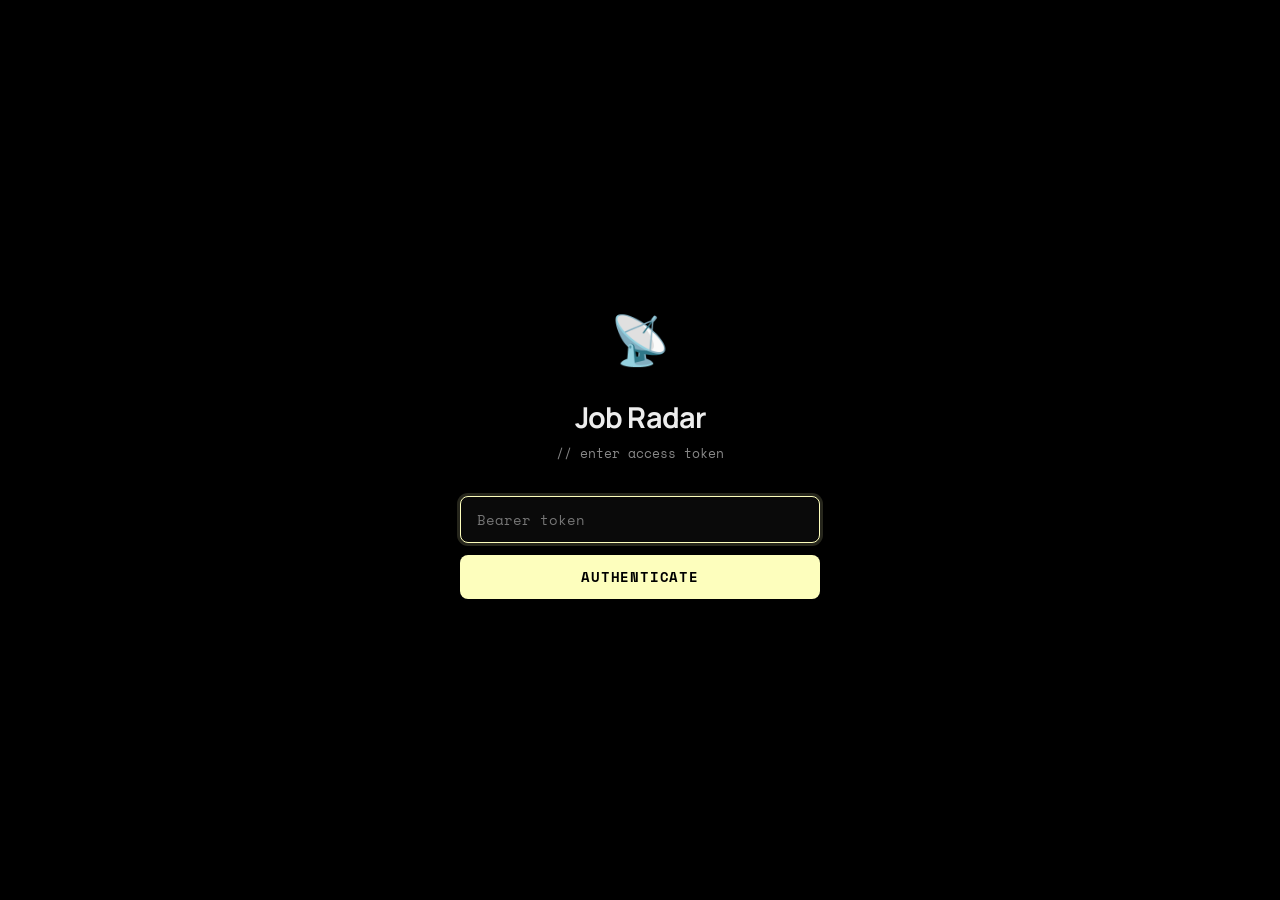
<file: jobradar.html>
<!DOCTYPE html>
<html lang="en">

<head>
    <meta charset="UTF-8">
    <meta name="viewport" content="width=device-width, initial-scale=1.0">
    <title>Job Radar — RS</title>
    <meta name="robots" content="noindex, nofollow">
    <link rel="icon"
        href="data:image/svg+xml,<svg xmlns=%22http://www.w3.org/2000/svg%22 viewBox=%220 0 100 100%22><text y=%22.9em%22 font-size=%2290%22>📡</text></svg>">

    <link rel="preconnect" href="https://fonts.googleapis.com">
    <link rel="preconnect" href="https://fonts.gstatic.com" crossorigin>
    <link
        href="https://fonts.googleapis.com/css2?family=Manrope:wght@300;400;500;600;700&family=Space+Mono:ital,wght@0,400;0,700;1,400&display=swap"
        rel="stylesheet">

    <link rel="stylesheet" href="jobradar.css">
</head>

<body>
    <!-- Auth Gate -->
    <div id="authGate" class="auth-gate">
        <div class="auth-card">
            <div class="auth-icon">📡</div>
            <h1 class="auth-title">Job Radar</h1>
            <p class="auth-subtitle">// enter access token</p>
            <form id="authForm" class="auth-form">
                <input type="password" id="tokenInput" class="auth-input" placeholder="Bearer token" autofocus
                    autocomplete="off">
                <button type="submit" class="auth-btn">Authenticate</button>
            </form>
            <p id="authError" class="auth-error" hidden>Invalid token. Try again.</p>
        </div>
    </div>

    <!-- Dashboard (hidden until auth) -->
    <div id="dashboard" class="dashboard" hidden>
        <!-- Header -->
        <header class="dash-header">
            <div class="dash-header-left">
                <a href="/" class="dash-back">← rsjo.io</a>
                <h1 class="dash-title">Job Radar</h1>
                <span class="dash-badge">PRIVATE</span>
            </div>
            <div class="dash-header-right">
                <span id="lastSync" class="dash-sync">Last sync: —</span>
                <button id="manualFetch" class="dash-fetch-btn" title="Trigger manual fetch">
                    <svg width="16" height="16" viewBox="0 0 24 24" fill="none" stroke="currentColor" stroke-width="2">
                        <path d="M21 12a9 9 0 11-6.219-8.56" />
                        <polyline points="21 3 21 9 15 9" />
                    </svg>
                    Fetch now
                </button>
            </div>
        </header>

        <!-- Stats Bar -->
        <div class="stats-bar">
            <div class="stat-card">
                <span class="stat-label">Total Jobs</span>
                <span id="statTotal" class="stat-value">—</span>
            </div>
            <div class="stat-card">
                <span class="stat-label">Avg Score</span>
                <span id="statAvg" class="stat-value">—</span>
            </div>
            <div class="stat-card">
                <span class="stat-label">Applied</span>
                <span id="statApplied" class="stat-value accent">—</span>
            </div>
            <div class="stat-card">
                <span class="stat-label">Dismissed</span>
                <span id="statDismissed" class="stat-value muted">—</span>
            </div>
        </div>

        <!-- Filters -->
        <div class="filters-bar">
            <div class="filter-group">
                <label class="filter-label">Location</label>
                <div class="filter-pills" id="locationFilter">
                    <button class="filter-pill active" data-value="all">All</button>
                    <button class="filter-pill" data-value="remote">🌍 Remote</button>
                    <button class="filter-pill" data-value="stockholm">📍 Stockholm</button>
                    <button class="filter-pill" data-value="relocation">✈️ Relocation</button>
                </div>
            </div>
            <div class="filter-group">
                <label class="filter-label">Status</label>
                <div class="filter-pills" id="statusFilter">
                    <button class="filter-pill active" data-value="new">New</button>
                    <button class="filter-pill" data-value="all">All</button>
                    <button class="filter-pill" data-value="applied">Applied</button>
                    <button class="filter-pill" data-value="dismissed">Dismissed</button>
                </div>
            </div>
            <div class="filter-group">
                <label class="filter-label">Min Score</label>
                <div class="score-slider-container">
                    <input type="range" id="scoreSlider" class="score-slider" min="0" max="100" value="0" step="5">
                    <span id="scoreValue" class="score-slider-value">0</span>
                </div>
            </div>
        </div>

        <!-- Job List -->
        <div id="jobList" class="job-list">
            <!-- Populated by JS -->
        </div>

        <!-- Empty State -->
        <div id="emptyState" class="empty-state" hidden>
            <div class="empty-icon">📡</div>
            <h2 class="empty-title">No jobs yet</h2>
            <p class="empty-desc">The radar hasn't found any listings yet. Hit "Fetch now" to trigger the first scan, or
                wait for the daily cron job.</p>
        </div>

        <!-- Loading State -->
        <div id="loadingState" class="loading-state" hidden>
            <div class="loading-spinner"></div>
            <p class="loading-text">Scanning the radar...</p>
        </div>
    </div>

    <script src="jobradar.js"></script>
</body>

</html>
</file>
<file: style.css>
/* 
   Design System: Modern Technical (Vercel/Raycast inspired)
   - Engineered Minimalism
   - Dark Mode (Deep)
   - Subtle Gradients & Glows
   - Bento Grid
*/

:root {
    /* Color Palette - Deeper, colder */
    --color-bg: #000000;
    --color-surface: #0a0a0a;
    --color-surface-hover: #111111;
    --color-text-main: #ededed;
    --color-text-muted: #888888;
    --color-border: #333333;
    --color-border-hover: #555555;

    /* New Accent: Soft Electric Yellow */
    --color-accent: #FDFEBD;
    /* Very pale, soft yellow */
    --color-accent-glow: rgba(253, 254, 189, 0.15);

    --color-glow: var(--color-accent-glow);

    /* Typography - Technical Sans */
    --font-main: 'Manrope', -apple-system, BlinkMacSystemFont, 'Segoe UI', Roboto, sans-serif;
    --font-mono: 'Space Mono', monospace;
    /* New "Fun" Technical Font */

    --size-h1: clamp(3rem, 6vw, 5rem);
    /* Tighter, cleaner */
    --size-h2: clamp(1.8rem, 4vw, 3rem);
    --size-h3: clamp(1.1rem, 2vw, 1.5rem);
    --size-body: 1rem;

    /* Spacing & Radius */
    --radius-sm: 8px;
    --radius-md: 12px;
    --radius-lg: 24px;

    --space-sm: 1rem;
    --space-md: 2rem;
    --space-lg: 4rem;
    --space-xl: 60px;
    --space-buffer: max(3rem, 4vw);
}

* {
    margin: 0;
    padding: 0;
    box-sizing: border-box;
}

::selection {
    background: var(--color-accent);
    color: #000;
}

body {
    background-color: var(--color-bg);
    color: var(--color-text-main);
    font-family: var(--font-main);
    line-height: 1.6;
    overflow-x: hidden;
    -webkit-font-smoothing: antialiased;
}

/* Accessibility: Keyboard Focus States */
:focus-visible {
    outline: 2px solid var(--color-accent);
    outline-offset: 4px;
    border-radius: 4px;
}

/* Ensure buttons with specific radii match */
button:focus-visible,
.action-btn:focus-visible,
.nav-link:focus-visible {
    outline-offset: 2px;
}

/* Background Gradients (Subtle ambient light) */
.noise-overlay {
    /* Repurposing this div for the ambient gradient */
    position: fixed;
    top: -50%;
    left: -50%;
    width: 200%;
    height: 200%;
    background: transparent;
    /* Solid BG established by body color */
    pointer-events: none;
    z-index: -1;
    animation: rotate 60s linear infinite;
}

@keyframes rotate {
    0% {
        transform: rotate(0deg);
    }

    100% {
        transform: rotate(360deg);
    }
}



/* Layout Utilities */
.container {
    padding: 0 var(--space-buffer);
}

/* Header - Floating Glass Pill */
.site-header {
    display: flex;
    justify-content: space-between;
    align-items: center;
    /* Compact padding: tight vertical, text near edges */
    padding: 0.8rem 2rem;
    position: fixed;
    top: 2rem;
    left: 50%;
    transform: translateX(-50%);
    /* Fixed width to ensure size, with small padding to push text to edges */
    width: 500px;
    max-width: 90vw;
    gap: 3rem;
    /* Explicit space between Logo/Nav */

    background: rgba(15, 15, 15, 0.6);
    backdrop-filter: blur(16px);
    -webkit-backdrop-filter: blur(16px);
    border: 1px solid rgba(253, 254, 189, 0.15);
    border-radius: 999px;
    z-index: 100;
    box-shadow: 0 4px 20px -10px rgba(0, 0, 0, 0.5);
}

.logo {
    font-weight: 600;
    font-size: 0.95rem;
    letter-spacing: -0.01em;
    white-space: nowrap;
}

.nav-link {
    color: var(--color-text-muted);
    text-decoration: none;
    /* margin-left: 1.5rem;  Removed margin since it's the only child now */
    font-size: 0.85rem;
    font-weight: 500;
    transition: color 0.2s ease;
    display: flex;
    align-items: center;
    gap: 6px;
}

.nav-link:hover {
    color: var(--color-text-main);
}

/* Global Background Container */
.site-background {
    position: absolute;
    top: 0;
    left: 0;
    width: 100%;
    height: 130vh;
    /* Reduced from 160vh to fade out earlier */
    z-index: -1;
    overflow: hidden;
    pointer-events: none;
    /* Let clicks pass through */
    /* Fade out starts at 70% (just below hero) and is gone by 100% (mid-Philosophy) */
    mask-image: linear-gradient(to bottom, black 70%, transparent 100%);
    -webkit-mask-image: linear-gradient(to bottom, black 70%, transparent 100%);
}

#hero-canvas {
    position: absolute;
    top: 0;
    left: 0;
    width: 100%;
    height: 100%;
    opacity: 0;
    animation: heroCanvasFadeIn 3.5s ease-out forwards;
}

@keyframes heroCanvasFadeIn {
    0% {
        opacity: 0;
    }

    100% {
        opacity: 1;
    }
}

/* 1. Interactive Warm Glow (Follows Mouse) applied to background container */
.site-background::before {
    content: '';
    position: absolute;
    top: 0;
    left: 0;
    width: 100%;
    height: 100%;
    background: transparent;
    opacity: 0.8;
    transition: opacity 0.5s ease;
}

/* 2. Static Ambient Deep Glow */
.site-background::after {
    content: '';
    position: absolute;
    top: 0;
    left: 0;
    width: 100%;
    height: 100%;
    background: transparent;
    filter: blur(80px);
}

/* Hero Section - Transparents */
.hero-section {
    min-height: 80vh;
    display: flex;
    flex-direction: column;
    justify-content: center;
    align-items: center;
    text-align: center;
    padding: 0 var(--space-buffer);
    padding-top: var(--space-xl);
    position: relative;
    z-index: 2;
    /* Ensure text is above background */
    /* Removed accidental opacity/pointer-events from background mix-up */
}

.hero-title {
    font-size: var(--size-h1);
    font-weight: 700;
    letter-spacing: -0.04em;
    line-height: 1.3;
    /* Increased from 1.1 to fix clipped 'g' descenders */
    padding-bottom: 0.2em;
    /* Ensure gradient covers full height */
    margin-bottom: var(--space-md);
    /* High contrast gradient: Pure text against dark bg */
    background: linear-gradient(to bottom right, #ffffff 30%, #a5a5a5 100%);
    -webkit-background-clip: text;
    background-clip: text;
    -webkit-text-fill-color: transparent;
    /* Add subtle drop shadow for "pop" against mesh */
    filter: drop-shadow(0 4px 20px rgba(0, 0, 0, 0.5));
}

.hero-subtitle {
    font-size: 1.25rem;
    color: #e5e5e5;
    /* Brighter, sharper gray (was muted) */
    max-width: 690px;
    z-index: 2;
    line-height: 1.5;
    /* Slightly tighter line height for sharpness */
    font-weight: 400;
    -webkit-font-smoothing: antialiased;
    /* Ensure rendering crispness */
}

/* Audio Player Pill */
.audio-pill-container {
    margin-top: 2rem;
    display: flex;
    justify-content: center;
    z-index: 2;
}

.audio-pill {
    display: flex;
    align-items: center;
    gap: 12px;
    padding: 0.7rem 1.5rem;
    background: rgba(15, 15, 15, 0.6);
    backdrop-filter: blur(16px);
    -webkit-backdrop-filter: blur(16px);
    border: 1px solid rgba(255, 255, 255, 0.08);
    border-radius: 6px;
    cursor: pointer;
    transition: all 0.3s ease;
    color: var(--color-text-muted);
}

.audio-pill>* {
    pointer-events: none;
}

/* Audio Progress Bar */
.audio-progress-container {
    position: fixed;
    bottom: 0;
    left: 0;
    width: 100%;
    height: 6px;
    z-index: 9999;
    pointer-events: none;
}

.audio-progress-bar {
    width: 0%;
    height: 100%;
    background-color: var(--color-accent);
    transition: width 0.1s linear;
}

.audio-pill:hover {
    border-color: rgba(253, 254, 189, 0.4);
    background: rgba(255, 255, 255, 0.03);
    color: #fff;
    transform: translateY(-2px);
    box-shadow: 0 4px 20px -5px rgba(0, 0, 0, 0.5);
}

.audio-pill.playing {
    border-color: var(--color-accent);
    color: var(--color-accent);
    background: rgba(253, 254, 189, 0.05);
}

.audio-icon-wrapper {
    display: flex;
    align-items: center;
    justify-content: center;
    width: 14px;
    height: 14px;
}

.audio-text {
    font-family: var(--font-mono);
    font-size: 0.82rem;
    font-weight: 400;
    letter-spacing: 0.04em;
}

/* The "Head of Design" part - Technical & Fun */
/* Animated Title Styles */
.animated-title {
    display: inline-flex;
    /* Align "Design" and rotator side-by-side */
    align-items: baseline;
    /* Align text baselines for pixel perfection */
    gap: 0.3em;
    /* Space between "Design" and [Word] */

    font-family: var(--font-mono);
    font-weight: 400;
    font-size: 0.9rem;
    text-transform: uppercase;
    letter-spacing: 0.08em;
    color: var(--color-accent);
    /* Yellow */
    opacity: 1;
}

.animated-title::before {
    content: '> ';
    /* Keep the code metaphor */
    opacity: 0.6;
    margin-right: 0.2em;
}

.rotator-window {
    display: inline-block;
    height: 1.25em;
    /* Fixed height for one line */
    line-height: 1.25em;
    overflow: hidden;
    /* MASK: Hides non-active words */
    vertical-align: bottom;
    position: relative;
    width: 7.5em;
    /* Fixed width to fit largest word "Generator" */
    text-align: left;
}

.rotator-track {
    display: flex;
    flex-direction: column;
    /* Stack words vertically */
    animation: rotateWords 8s infinite cubic-bezier(0.7, 0, 0.3, 1);
    /* Quicker snap */
}

.rotator-track span {
    height: 1.25em;
    /* Must match window height */
    line-height: 1.25em;
    display: block;
    flex-shrink: 0;
}

/* 
 Animation Logic (Reversed):
 Stack is reversed in HTML.
 Start at Bottom (Leader) -> -5.0em
 Slide Down to Creator -> -3.75em
 Slide Down to Generator -> -2.5em
 Slide Down to Manager -> -1.25em
 Slide Down to Top (Leader) -> 0
 Loop back to -5.0em
*/
@keyframes rotateWords {

    0%,
    20% {
        transform: translateY(-5.0em);
    }

    25%,
    45% {
        transform: translateY(-3.75em);
    }

    50%,
    70% {
        transform: translateY(-2.5em);
    }

    75%,
    95% {
        transform: translateY(-1.25em);
    }

    100% {
        transform: translateY(0);
    }
}

/* Section Common */
section {
    padding: var(--space-lg) var(--space-buffer);
}

.section-header {
    margin-bottom: var(--space-md);
    display: flex;
    align-items: center;
    gap: 1rem;
}

.section-title {
    font-size: var(--size-h2);
    font-weight: 600;
    letter-spacing: -0.03em;
}

.divider {
    flex-grow: 1;
    height: 1px;
    background: linear-gradient(to right, var(--color-border), transparent);
}


/* --- Experimental Split-View Shell --- */

.app-container {
    width: 100%;
    /* Balanced Large Size */
    max-width: 1400px;
    margin: 0 auto;
    /* Returns to cinematic ratio */
    aspect-ratio: 16/9;
    background: #050505;
    border: 1px solid rgba(255, 255, 255, 0.12);
    border-radius: 12px;
    box-shadow:
        0 0 0 1px rgba(255, 255, 255, 0.05),
        0 20px 50px -10px rgba(0, 0, 0, 0.8);
    /* Soft Yellow ambient glow */
    display: flex;
    overflow: hidden;
    position: relative;
}

/* --- Project Vertical Layout --- */
.project-layout {
    display: flex;
    flex-direction: column;
    gap: 2.5rem;
    width: 100%;
    max-width: 1400px;
    margin: 0 auto;
    position: relative;
    /* Anchor slide indicator */
}

/* Ensure app-container fills width */
.app-container {
    width: 100%;
    max-width: 100%;
}

/* Bottom: Horizontal Project Picker */
/* Bottom: Horizontal Project Picker */
.project-picker-aside {
    width: 100%;
    display: flex;
    align-items: center;
    gap: 0.75rem;
    padding: 0;
}

/* Track container for nav */
.picker-track {
    flex: 1;
    overflow: hidden;
    position: relative;
    /* Ensure flex child takes width */
    min-width: 0;
}

.picker-nav {
    display: grid;
    grid-template-columns: repeat(5, 1fr);
    gap: 2rem;
    border: none;
    padding: 0;
    width: 100%;
}

/* Hide scrollbar globally */
.picker-nav::-webkit-scrollbar {
    display: none;
}

/* Arrow Buttons */
.picker-arrow {
    background: rgba(255, 255, 255, 0.05);
    border: 1px solid rgba(255, 255, 255, 0.1);
    border-radius: 50%;
    width: 32px;
    height: 32px;
    display: flex;
    align-items: center;
    justify-content: center;
    color: rgba(255, 255, 255, 0.8);
    cursor: pointer;
    transition: all 0.2s ease;
    flex-shrink: 0;
    padding: 0;
}

.picker-arrow:hover {
    background: rgba(255, 255, 255, 0.15);
    color: white;
}

/* Rotate the Up/Down icons to Left/Right */
.picker-arrow-prev svg,
.picker-arrow-next svg {
    transform: rotate(-90deg);
}

.nav-item {
    background: transparent;
    border: none;
    padding: 0;
    text-align: left;
    cursor: pointer;
    font-family: var(--font-main);
    color: var(--color-text-muted);
    transition: all 0.3s ease;
    display: flex;
    flex-direction: column;
    gap: 0.5rem;
    position: relative;
    opacity: 0.5;
    flex: 1;
    min-width: 0;
}

.nav-item:hover {
    color: #fff;
    opacity: 0.8;
}

.nav-item.active {
    opacity: 1;
}

.nav-item.active .nav-label {
    color: var(--color-accent);
}

.nav-label {
    font-family: var(--font-mono);
    font-size: 0.9rem;
    font-weight: 500;
    color: #fff;
    letter-spacing: 0.04em;
    text-transform: uppercase;
}

.nav-desc {
    font-family: var(--font-mono);
    font-size: 0.72rem;
    line-height: 1.4;
    color: var(--color-text-muted);
    font-weight: 400;
    max-width: 200px;
    letter-spacing: 0.02em;
}

/* Active Indicator (Top Bar for horizontal) */
.nav-item.active::before {
    content: '';
    position: absolute;
    top: -1rem;
    left: 0;
    right: auto;
    width: 32px;
    height: 2px;
    background: var(--color-accent);
    box-shadow: 0 0 8px var(--color-accent-glow);
}

/* === Pill Progress Indicator === */
.pill-indicator {
    display: flex;
    gap: 6px;
    align-items: center;
    margin: 12px 0;
}

.pill {
    height: 3px;
    width: 14px;
    background: rgba(255, 255, 255, 0.2);
    border-radius: 1px;
    cursor: pointer;
    transition: all 0.3s cubic-bezier(0.16, 1, 0.3, 1);
}

.pill.active {
    width: 36px;
    background: var(--color-accent);
    box-shadow: 0 0 6px var(--color-accent-glow);
}

/* === End of Pill Indicator === */
/* Animation on update */
@keyframes pulse-glow {

    0%,
    100% {
        filter: drop-shadow(0 0 8px var(--color-accent-glow));
    }

    50% {
        filter: drop-shadow(0 0 15px var(--color-accent-glow));
    }
}

.ring-segment.active.updating {
    animation: pulse-glow 0.6s ease-out;
}

.binary-counter.updating {
    animation: pulse-glow 0.6s ease-out;
}

/* Media Stage (Shell) */
.app-stage {
    flex: 1;
    position: relative;
    background: #000;
    display: flex;
    justify-content: center;
    align-items: center;
    overflow: hidden;
}

/* (removed inner shadow overlay) */

/* Window Controls Overlay */
.window-header-overlay {
    position: absolute;
    top: 0;
    left: 0;
    width: 100%;
    height: 60px;
    /* More breathing room */
    display: flex;
    align-items: center;
    padding-left: 1.5rem;
    z-index: 20;
    pointer-events: none;
}

/* Browser Window Components */
.browser-window {
    width: 100%;
    max-width: 1950px;
    height: 100%;
    display: flex;
    flex-direction: column;
    background: #000;
}

.browser-top-bar {
    height: 48px;
    display: flex;
    align-items: center;
    padding: 0 1.5rem;
    background: rgba(255, 255, 255, 0.03);
    border-bottom: 1px solid rgba(255, 255, 255, 0.08);
    position: relative;
    flex-shrink: 0;
}

.address-bar {
    position: absolute;
    left: 50%;
    transform: translateX(-50%);
    background: rgba(255, 255, 255, 0.05);
    border: 1px solid rgba(255, 255, 255, 0.08);
    border-radius: 6px;
    padding: 4px 1.5rem;
    width: min(300px, 40%);
    text-align: center;
}

.address-text {
    font-family: var(--font-mono);
    font-size: 0.75rem;
    color: var(--color-text-muted);
    opacity: 0.8;
}

.browser-content {
    flex: 1;
    position: relative;
    width: 100%;
    height: 100%;
}

.browser-content {
    flex: 1;
    overflow-y: auto;
    background: #fff;
    -webkit-overflow-scrolling: touch;
    /* Smooth scroll on iOS */
    scrollbar-width: thin;
    scrollbar-color: rgba(0, 0, 0, 0.6) transparent;
}

/* Scrollbar Styling - High Contrast for Portfolio Alignment */
.browser-content::-webkit-scrollbar {
    width: 10px;
    background: #0a0a0a;
}

.browser-content::-webkit-scrollbar-track {
    background: #0a0a0a;
}

.browser-content::-webkit-scrollbar-thumb {
    background: var(--color-accent);
    border-radius: 4px;
    border: 2px solid #0a0a0a;
}

.browser-content::-webkit-scrollbar-thumb:hover {
    background: #fff;
}

.browser-content iframe {
    width: 100%;
    height: 100%;
    border: none;
    background: #fff;
}

/* Browser Window Hybrid Fix (Photos inside Browser UI) */
.browser-window-link {
    text-decoration: none;
    display: block;
    width: 100%;
    height: 100%;
}

.browser-placeholder {
    width: 100%;
    height: auto;
    background: #f4f4f4;
}

/* Sticky Header Container */
.browser-sticky-header {
    position: sticky;
    top: -1px;
    z-index: 10;
    width: 100%;
    background: #fff;
    overflow: hidden;
    border-top: 1px solid #fff;
    margin-bottom: -1px;
}

.browser-header-img {
    width: 100%;
    height: auto;
    display: block;
}

/* Scrollable Content Container */
.browser-scroll-content {
    width: 100%;
    background: #fff;
}

.browser-content-img {
    width: 100%;
    height: auto;
    display: block;
    transition: transform 0.6s cubic-bezier(0.16, 1, 0.3, 1);
}

/* Legacy browser-img support (for backward compatibility) */
.browser-img {
    width: 100%;
    height: auto;
    display: block;
    transition: transform 0.6s cubic-bezier(0.16, 1, 0.3, 1);
}

.browser-overlay {
    position: absolute;
    inset: 0;
    background: rgba(0, 0, 0, 0.2);
    display: flex;
    justify-content: center;
    align-items: center;
    opacity: 0;
    transition: opacity 0.3s ease;
    backdrop-filter: blur(2px);
}

.view-live {
    padding: 0.8rem 1.5rem;
    background: #fff;
    color: #000;
    border-radius: 50px;
    font-weight: 600;
    font-size: 0.9rem;
    transform: translateY(10px);
    transition: transform 0.3s ease;
}

.browser-window-link:hover .browser-overlay {
    opacity: 1;
}

.browser-window-link:hover .view-live {
    transform: translateY(0);
}

.browser-window-link:hover .browser-img {
    transform: scale(1.02);
}

.browser-window-link:hover .browser-content-img {
    transform: scale(1.02);
}

.browser-window-link:hover .address-bar {
    border-color: var(--color-accent);
    background: rgba(255, 255, 255, 0.1);
}

.window-controls {
    display: flex;
    gap: 8px;
    pointer-events: auto;
}

.control {
    width: 10px;
    height: 10px;
    border-radius: 50%;
    opacity: 0.6;
    transition: opacity 0.2s;
}

.app-container:hover .control {
    opacity: 1;
}

.control.red {
    background: #FF5F56;
}

.control.yellow {
    background: #FFBD2E;
}

.control.green {
    background: #27C93F;
}

.media-shell {
    position: absolute;
    inset: 0;
    opacity: 0;
    visibility: hidden;
    transition: opacity 0.3s ease;
    width: 100%;
    height: 100%;
}

.media-shell.active {
    opacity: 1;
    visibility: visible;
}

.media-placeholder {
    width: 100%;
    height: 100%;
    background: radial-gradient(circle at 70% 30%, rgba(20, 20, 20, 1), #000);
    /* Placeholder grid background */
    background-image:
        linear-gradient(rgba(255, 255, 255, 0.03) 1px, transparent 1px),
        linear-gradient(90deg, rgba(255, 255, 255, 0.03) 1px, transparent 1px);
    background-size: 40px 40px;
    padding: 20px;
    box-sizing: border-box;
}

.media-placeholder img {
    width: 100%;
    height: 100%;
    object-fit: cover;
    display: block;
    border-radius: 8px;
}


/* Sectors Log (Terminal) */
.sectors-log {
    margin-top: 1.25rem;
    font-family: var(--font-mono);
    font-size: 0.78rem;
    line-height: 1.8;
}

.sectors-prompt {
    display: block;
    color: rgba(255, 255, 255, 0.35);
    margin-bottom: 0.4rem;
}

.sectors-line {
    display: flex;
    align-items: baseline;
    gap: 0.75rem;
}

.sectors-status {
    flex-shrink: 0;
    letter-spacing: 0.06em;
    font-size: 0.7rem;
}

.sectors-status.active {
    color: var(--color-accent);
}

.sectors-status.active::before {
    content: '[';
    color: rgba(255, 255, 255, 0.2);
}

.sectors-status.active::after {
    content: ']';
    color: rgba(255, 255, 255, 0.2);
}

.sectors-status.watching {
    color: var(--color-accent);
}

.sectors-status.watching::before {
    content: '[';
    color: rgba(255, 255, 255, 0.2);
}

.sectors-status.watching::after {
    content: ']';
    color: rgba(255, 255, 255, 0.2);
}

.sectors-list {
    color: rgba(255, 255, 255, 0.5);
    letter-spacing: 0.02em;
}

/* Info Spread Section (Philosophy + About) */
.info-spread-section {
    padding: var(--space-xl) var(--space-buffer);
}

.info-grid {
    display: grid;
    grid-template-columns: 1fr 1fr;
    gap: var(--space-lg);
    align-items: start;
}

.info-col {
    display: flex;
    flex-direction: column;
}

.info-content {
    font-size: 1.1rem;
    color: var(--color-text-muted);
    line-height: 1.7;
}

.info-content h3 {
    font-size: 1.5rem;
    color: var(--color-text-main);
    margin-bottom: 1rem;
    font-weight: 600;
}

/* --- Creative Info Specs & Changelog --- */
.creative-layout {
    gap: 4rem;
}

.mono-label {
    font-family: var(--font-mono);
    color: var(--color-accent);
    font-size: 0.9rem;
    letter-spacing: 0.1em;
    margin-bottom: 2rem;
    display: block;
}

/* Left: System Specs */
.spec-item {
    margin-bottom: 3rem;
    border-left: 2px solid rgba(255, 255, 255, 0.1);
    padding-left: 1.5rem;
    transition: border-color 0.3s ease;
}

.spec-item:hover {
    border-color: var(--color-accent);
}

.spec-key {
    display: block;
    font-family: var(--font-mono);
    color: var(--color-text-muted);
    font-size: 0.8rem;
    margin-bottom: 0.5rem;
    opacity: 0.7;
}

.spec-value {
    font-size: 1.4rem;
    font-weight: 600;
    color: #fff;
    margin-bottom: 0.5rem;
    line-height: 1.3;
}

.spec-desc {
    font-size: 1rem;
    color: var(--color-text-muted);
    line-height: 1.5;
}


/* Clients Grid Flow */
.clients-grid-flow {
    display: grid;
    grid-template-columns: repeat(2, 1fr);
    gap: 2rem 4rem;
    /* No vertical gap (handled by margin-bottom), wide horizontal gap */
    align-items: start;
}

.client-link-key {
    display: inline-block;
    text-decoration: none;
    transition: color 0.2s ease;
    cursor: pointer;
    margin-bottom: 0.2rem;
}

.client-link-key:hover {
    color: var(--color-accent);
    text-decoration: underline;
}

/* --- About Section (Timeline + Bio) --- */
.about-section {
    padding: var(--space-xl) var(--space-buffer);
}

.about-container {
    display: grid;
    grid-template-columns: 1fr 1fr;
    gap: 4rem;
    max-width: 1400px;
    margin: 0 auto;
}

/* Timeline Column */
.cv-column {
    display: flex;
    flex-direction: column;
}

.timeline {
    display: flex;
    flex-direction: column;
    gap: 3rem;
}

.timeline-item {
    display: grid;
    grid-template-columns: 140px 1fr;
    gap: 2rem;
    position: relative;
}

.timeline-year {
    font-family: var(--font-mono);
    font-size: 0.85rem;
    color: var(--color-accent);
    font-weight: 400;
    padding-top: 0.2rem;
}

.timeline-content h3 {
    font-size: 1.3rem;
    font-weight: 600;
    color: #fff;
    margin-bottom: 0.3rem;
    line-height: 1.3;
}

.timeline-company {
    font-size: 0.9rem;
    color: var(--color-text-muted);
    margin-bottom: 0.75rem;
    font-weight: 400;
}

.timeline-desc {
    font-size: 1rem;
    color: var(--color-text-muted);
    line-height: 1.6;
}

/* Bio Column */
.bio-column {
    display: flex;
    flex-direction: column;
}

.bio-content {
    display: flex;
    flex-direction: column;
    gap: 3rem;
}

.bio-card {
    background: rgba(255, 255, 255, 0.02);
    border: 1px solid rgba(255, 255, 255, 0.08);
    border-radius: 12px;
    padding: 2rem;
    transition: all 0.3s ease;
}

.bio-card:hover {
    background: rgba(255, 255, 255, 0.03);
    border-color: rgba(255, 255, 255, 0.12);
}

.bio-title {
    font-size: 1.8rem;
    font-weight: 600;
    color: #fff;
    margin-bottom: 1.5rem;
    line-height: 1.3;
}

.bio-text {
    font-size: 1.05rem;
    color: var(--color-text-muted);
    line-height: 1.7;
    margin-bottom: 1rem;
}

.bio-text:last-child {
    margin-bottom: 0;
}

/* Bio Stats */
.bio-stats {
    display: grid;
    grid-template-columns: repeat(3, 1fr);
    gap: 2rem;
}

.stat-item {
    text-align: center;
    padding: 1.5rem 1rem;
    background: rgba(255, 255, 255, 0.02);
    border: 1px solid rgba(255, 255, 255, 0.08);
    border-radius: 8px;
    transition: all 0.3s ease;
}

.stat-item:hover {
    background: rgba(255, 255, 255, 0.04);
    border-color: var(--color-accent);
    transform: translateY(-2px);
}

.stat-number {
    font-family: var(--font-mono);
    font-size: 2.5rem;
    font-weight: 300;
    color: var(--color-accent);
    margin-bottom: 0.5rem;
    line-height: 1;
}

.stat-label {
    font-family: var(--font-mono);
    font-size: 0.75rem;
    color: var(--color-text-muted);
    font-weight: 400;
    text-transform: uppercase;
    letter-spacing: 0.08em;
}

/* Sticky Terminal Top Bar */
.sticky-terminal-bar {
    position: fixed;
    top: env(safe-area-inset-top, 0px);
    left: 0;
    right: 0;
    z-index: 1000;

    padding: 0.6rem 1.5rem;
    background: rgba(0, 0, 0, 0.92);
    backdrop-filter: blur(12px);
    -webkit-backdrop-filter: blur(12px);
    border-bottom: 1px solid rgba(255, 255, 255, 0.06);

    font-family: var(--font-mono);
    font-size: 0.82rem;
    color: var(--color-accent);
    text-transform: uppercase;

    cursor: pointer;
    text-align: center;

    opacity: 0;
    transform: translateY(-100%);
    pointer-events: none;
    transition: opacity 0.4s ease, transform 0.4s cubic-bezier(0.4, 0, 0.2, 1);
}

.sticky-terminal-bar.visible {
    opacity: 1;
    transform: translateY(0);
    pointer-events: auto;
}

.sticky-terminal-bar:hover {
    background: rgba(0, 0, 0, 0.97);
    border-bottom-color: rgba(253, 254, 189, 0.15);
}

.sticky-terminal-bar:hover .terminal-text {
    color: var(--color-text-main);
}

.terminal-text {
    transition: color 0.3s ease;
}

.terminal-cursor {
    display: inline-block;
    color: var(--color-accent);
    animation: terminalBlink 1s step-end infinite;
    margin-left: 1px;
    font-size: 0.9em;
}

@keyframes terminalBlink {

    0%,
    100% {
        opacity: 1;
    }

    50% {
        opacity: 0;
    }
}

/* ========================================
   RESPONSIVE DESIGN - MOBILE FIRST
   ======================================== */

/* Small Mobile: 480px and below */
@media (max-width: 480px) {
    :root {
        --space-xl: 60px;
        --space-lg: 2.5rem;
        --space-md: 1.5rem;
        --space-buffer: 1.25rem;
    }

    /* Hero Section */
    .hero-section {
        min-height: 70vh;
        padding-top: 80px;
    }

    .hero-title {
        font-size: 2.5rem;
        margin-bottom: 1.5rem;
    }

    .hero-subtitle {
        font-size: 1rem;
        line-height: 1.6;
    }

    .animated-title {
        font-size: 0.75rem;
        gap: 0.25em;
    }

    .rotator-window {
        width: 7.5em;
    }

    /* Info Grid */
    .info-grid {
        grid-template-columns: 1fr;
        gap: 2.5rem;
    }

    .spec-value {
        font-size: 1.1rem;
    }

    .spec-desc {
        font-size: 0.9rem;
    }

    /* Clients Grid - Force single column */
    .clients-grid-flow {
        display: flex;
        flex-direction: column;
        gap: 2rem;
    }

    /* Carousel */
    .carousel-container {
        padding: 0 0.5rem;
        padding-bottom: 100px;
    }



    .carousel-slide-title {
        font-size: 1.65rem;
        margin-bottom: 1.5rem;
        padding: 0;
        word-wrap: break-word;
    }

    .carousel-slide-text {
        font-size: 0.95rem;
        line-height: 1.8;
        max-width: 100%;
        padding: 0;
    }


    .carousel-arrow {
        width: 32px;
        height: 32px;
    }

    .carousel-arrow svg {
        width: 16px;
        height: 16px;
    }

    /* Section Headers */
    .mono-label {
        font-size: 0.75rem;
        margin-bottom: 1.5rem;
    }

    .section-main-title {
        font-size: 2rem;
        margin: 1rem auto 2rem;
    }

    .section-intro p {
        font-size: 1rem;
        line-height: 1.6;
    }

    /* App Container - Remove aspect ratio on mobile */
    .app-container {
        aspect-ratio: auto;
        min-height: 300px;
        height: 400px;
    }

    /* Project Picker */
    /* Project Picker */
    .picker-nav {
        display: flex;
        flex-direction: row;
        gap: 1.5rem;
        overflow-x: auto;
        overflow-y: hidden;
        scrollbar-width: none;
        scroll-behavior: smooth;
        -webkit-overflow-scrolling: touch;
    }

    .nav-item {
        min-width: max-content;
        flex: 0 0 auto;
    }

    .nav-label {
        font-size: 1rem;
    }

    .nav-desc {
        font-size: 0.8rem;
    }

    /* Timeline */
    .timeline-item {
        grid-template-columns: 1fr;
        gap: 0.5rem;
    }

    .timeline-year {
        font-size: 0.75rem;
    }

    .timeline-content h3 {
        font-size: 1.1rem;
    }

    .timeline-desc {
        font-size: 0.9rem;
    }

    /* Bio */
    .bio-title {
        font-size: 1.4rem;
        margin-bottom: 1rem;
    }

    .bio-text {
        font-size: 0.95rem;
    }

    .bio-stats {
        grid-template-columns: repeat(3, 1fr);
        gap: 0.5rem;
    }

    .stat-item {
        padding: 1rem 0.5rem;
    }

    .stat-number {
        font-size: 1.75rem;
    }

    .stat-label {
        font-size: 0.7rem;
    }

    /* Footer */
    .footer-title {
        font-size: 1.75rem;
        line-height: 1.2;
    }

    .footer-description {
        font-size: 0.95rem;
        max-width: 100%;
        line-height: 1.5;
    }

    .footer-actions {
        flex-direction: column;
        width: 100%;
        gap: 0.75rem;
    }

    .action-btn {
        width: 100%;
        padding: 1rem 1.5rem;
        font-size: 1rem;
    }

    /* System Boundary */
    .system-boundary {
        padding: 3rem var(--space-buffer) 2rem;
    }
}

/* Medium Mobile: 481px - 640px */
@media (min-width: 481px) and (max-width: 640px) {
    :root {
        --space-xl: 80px;
        --space-lg: 3rem;
    }

    .hero-title {
        font-size: 3rem;
    }

    .hero-subtitle {
        font-size: 1.1rem;
    }

    .carousel-container {
        padding-bottom: 100px;
    }



    .carousel-slide-title {
        font-size: 2.25rem;
        padding: 0;
        margin-bottom: 1.5rem;
    }

    .carousel-slide-text {
        font-size: 1.1rem;
        line-height: 1.8;
        max-width: 100%;
        padding: 0;
    }

    .app-container {
        height: 450px;
    }

    .footer-actions {
        flex-direction: row;
        flex-wrap: wrap;
        justify-content: center;
    }

    .action-btn {
        flex: 1;
        min-width: 140px;
    }
}

/* Sticky Button Mobile Fix: 640px and below */
@media (max-width: 640px) {
    .sticky-terminal-bar {
        font-size: 0.75rem;
        padding: 0.5rem 1rem;
    }

    /* Move Audio Progress Bar to Top on Mobile */
    .audio-progress-container {
        top: 0 !important;
        bottom: auto !important;
    }
}

/* Tablet: 641px - 768px */
@media (min-width: 641px) and (max-width: 768px) {
    .info-grid {
        grid-template-columns: 1fr;
        gap: 3rem;
    }

    .clients-grid-flow {
        display: flex;
        flex-direction: column;
        gap: 2.5rem;
    }

    .about-container {
        grid-template-columns: 1fr;
        gap: 3rem;
    }

    .app-container {
        aspect-ratio: 16/10;
    }
}

/* General Mobile & Tablet: Up to 768px */
@media (max-width: 768px) {
    .project-grid {
        grid-template-columns: 1fr;
    }

    .project-card {
        grid-column: span 1 !important;
        aspect-ratio: auto;
        min-height: 300px;
    }

    .info-grid {
        grid-template-columns: 1fr;
        gap: var(--space-md);
    }

    .about-container {
        grid-template-columns: 1fr;
        gap: 3rem;
    }

    .timeline-item {
        grid-template-columns: 1fr;
        gap: 0.5rem;
    }

    .bio-stats {
        grid-template-columns: repeat(3, 1fr);
        gap: 1.5rem;
    }

    .carousel-container {
        padding-bottom: 100px;
    }



    .creative-layout {
        grid-template-columns: 1fr;
        gap: 2rem;
    }

    /* Clients Grid - Single column on all mobile */
    .clients-grid-flow {
        display: flex;
        flex-direction: column;
        gap: 0;
    }

    .spec-item {
        margin-bottom: 1.25rem;
    }

    /* Remove fixed header styling on mobile */
    .site-header {
        top: 0;
        width: 100%;
        border-radius: 0;
        border-top: none;
        border-left: none;
        border-right: none;
        background: rgba(0, 0, 0, 0.8);
        padding: 1rem 1.5rem;
    }

    /* Carousel adjustments */
    .carousel-container {
        padding: 0 1rem;
    }

    .carousel-nav-stack {
        display: flex;
        flex-direction: row;
        gap: 16px;
        margin-top: 1.5rem;
    }

    .carousel-arrow {
        width: 44px;
        height: 44px;
        border-radius: 50%;
    }

    .carousel-arrow svg {
        width: 18px;
        height: 18px;
    }



    .carousel-slide-title {
        font-size: 2rem;
        margin-bottom: 1.5rem;
    }

    .carousel-slide-text {
        font-size: 1.1rem;
        max-width: 100%;
    }

    /* Project Picker - Horizontal scroll on mobile */
    .picker-nav {
        display: flex;
        flex-direction: row;
        grid-template-columns: unset;
        gap: 1.5rem;
        overflow-x: auto;
        overflow-y: hidden;
        scrollbar-width: none;
        scroll-behavior: smooth;
        -webkit-overflow-scrolling: touch;
    }

    .nav-item {
        min-width: max-content;
        flex: 0 0 auto;
    }

    .nav-label {
        font-size: 0.8rem;
    }

    .nav-desc {
        font-size: 0.7rem;
        max-width: 140px;
    }

    /* Active indicator on mobile */
    .nav-item.active::before {
        width: 24px;
    }

    /* Hero breathing room */
    .hero-section {
        padding-left: var(--space-buffer);
        padding-right: var(--space-buffer);
    }

    .hero-subtitle {
        padding-left: 0.5rem;
        padding-right: 0.5rem;
    }

    /* Section content padding */
    .info-spread-section {
        padding-left: var(--space-buffer);
        padding-right: var(--space-buffer);
    }


    /* Sectors log - prevent overflow */
    .sectors-log {
        word-break: break-word;
    }

    /* Metrics cards - ensure stacking */
    .bio-stats {
        grid-template-columns: repeat(3, 1fr);
        gap: 1rem;
    }

    .stat-number {
        font-size: 1.8rem;
    }

    /* App container on mobile */
    .app-container {
        aspect-ratio: auto;
        min-height: 280px;
        height: 350px;
    }
}

/* Medium Tablet: 769px - 1024px */
@media (min-width: 769px) and (max-width: 1024px) {
    .carousel-container {
        padding: 0 60px;
    }

    .info-grid {
        gap: 3rem;
    }

    .about-container {
        gap: 3rem;
    }

    .app-container {
        aspect-ratio: 16/9.5;
    }

    .picker-nav {
        gap: 2rem;
    }
}

/* Landscape Mobile Optimization */
@media (max-width: 768px) and (orientation: landscape) {
    .hero-section {
        min-height: 100vh;
        padding-top: 100px;
    }



    .app-container {
        height: 350px;
    }
}

/* Touch Device Optimizations */
@media (hover: none) and (pointer: coarse) {

    /* Increase touch targets */
    .action-btn {
        min-height: 48px;
    }

    .nav-item {
        padding: 0.5rem 0;
    }

    .carousel-arrow,
    .picker-arrow {
        min-width: 44px;
        min-height: 44px;
    }

    /* Remove hover effects on touch devices */
    .spec-item:hover {
        border-color: rgba(255, 255, 255, 0.1);
    }

    .nav-item:hover {
        opacity: 0.5;
    }
}

/* Remove old specific styles */
.philosophy-section {
    display: none;
    /* Just in case */
}

/* Footer */
footer {
    padding: 4.5rem var(--space-buffer) 3rem;
    margin-top: 0;
    display: flex;
    flex-direction: column;
    align-items: center;
    gap: 2rem;
    text-align: center;
}

.footer-title {
    text-align: center;
    font-size: clamp(3rem, 6vw, 4.5rem);
    font-weight: 700;
    line-height: 1.1;
    letter-spacing: -0.04em;
    margin: 0 auto 0.75rem;
    color: #fff;
    max-width: 1200px;
}

.footer-description {
    font-size: 1.35rem;
    line-height: 1.5;
    color: rgba(255, 255, 255, 0.75);
    font-weight: 400;
    max-width: 80%;
    /* Matching the reduced width we set earlier for readability */
    margin: 0 auto 2rem;
}

/* Footer Actions */
.project-layout {
    display: flex;
    gap: 2rem;
    align-items: flex-start;
    position: relative;
    /* Anchor indicator */
}

.footer-actions {
    display: flex;
    gap: 1rem;
    margin-top: 0.5rem;
}

.action-btn {
    display: flex;
    align-items: center;
    justify-content: center;
    padding: 0.8rem 1.8rem;

    background: rgba(255, 255, 255, 0.05);
    border: 1px solid rgba(255, 255, 255, 0.1);
    border-radius: 999px;

    color: #fff;
    text-decoration: none;
    font-size: 0.95rem;
    font-weight: 500;
    cursor: pointer;
    transition: all 0.2s ease;
}

.action-btn.terminal-btn {
    border-radius: 6px;
    font-family: var(--font-mono);
    font-size: 0.82rem;
    letter-spacing: 0.06em;
    text-transform: uppercase;
    padding: 0.7rem 1.5rem;
    border: 1px solid rgba(255, 255, 255, 0.08);
    background: rgba(255, 255, 255, 0.03);
    white-space: nowrap;
}

/* Hover State */
.action-btn:hover {
    background: rgba(255, 255, 255, 0.1);
    border-color: rgba(253, 254, 189, 0.4);
    transform: translateY(-2px);
}

.action-btn:hover .btn-text {
    color: var(--color-accent);
}

/* Active/Copied State */
.action-btn.copied {
    background: rgba(253, 254, 189, 0.15);
    border-color: var(--color-accent);
}

.action-btn.copied .btn-text {
    color: var(--color-accent);
}

.copyright {
    margin-top: 2rem;
    padding-bottom: 3rem;
    color: rgba(255, 255, 255, 0.25);
    font-family: var(--font-mono);
    font-size: 0.75rem;
    letter-spacing: 0.05em;
}

/* Animations */
.reveal-text,
.reveal-text-delayed,
.project-card,
.section-title,
.about-content {
    opacity: 0;
    transform: translateY(20px);
    transition: opacity 0.8s ease, transform 0.8s cubic-bezier(0.16, 1, 0.3, 1);
}

.reveal-active {
    opacity: 1;
    transform: translateY(0);
}

/* Delays */
.reveal-text:nth-child(2) {
    transition-delay: 0.1s;
}

.reveal-text:nth-child(3) {
    transition-delay: 0.2s;
}

.reveal-text-delayed {
    transition-delay: 0.3s;
}

/* --- System Divider --- */
.system-boundary {
    display: flex;
    align-items: center;
    justify-content: center;
    padding: 2rem 10rem;
    opacity: 0.8;
    width: 100%;
}

@media (max-width: 768px) {
    .system-boundary {
        justify-content: flex-start;
        padding: 2rem 1.25rem;
    }
}

.boundary-line {
    flex-grow: 1;
    height: 1px;
    background: linear-gradient(90deg, transparent, rgba(255, 255, 255, 0.5), transparent);
    width: 100%;
}

.boundary-terminal {
    font-family: var(--font-mono);
    font-size: 0.7rem;
    color: rgba(255, 255, 255, 0.3);
    letter-spacing: 0.15em;
    overflow: hidden;
    white-space: nowrap;
    display: block;
    width: 100%;
    text-overflow: clip;
    user-select: none;
    text-align: center;
}

@media (max-width: 768px) {
    .boundary-terminal {
        display: block;
    }
}

.boundary-label {
    font-family: var(--font-mono);
    font-size: 0.75rem;
    letter-spacing: 0.1em;
    color: var(--color-accent);
    text-shadow: 0 0 8px var(--color-accent-glow);
    white-space: nowrap;
}

.blink-text {
    animation: blink-soft 3s infinite;
}

@keyframes blink-soft {

    0%,
    100% {
        opacity: 1;
        text-shadow: 0 0 8px var(--color-accent-glow);
    }

    50% {
        opacity: 0.6;
        text-shadow: 0 0 2px var(--color-accent-glow);
    }
}

/* --- Post AI Carousel --- */
.carousel-container {
    max-width: 1400px;
    margin: 0 auto;
    text-align: center;
    position: relative;
    padding: 0 1rem;
    padding-bottom: 20px;
}

.carousel-slides {
    position: relative;
    display: grid;
    grid-template-areas: "slide";
    min-height: auto;
    max-width: 1200px;
    margin: 0 auto;
    overflow: hidden;
    transition: height 0.4s cubic-bezier(0.25, 1, 0.5, 1);
}

/* --- Pill Indicator (Centered Top) --- */
.pill-indicator-centered {
    display: flex;
    justify-content: center;
    align-items: center;
    gap: 8px;
    margin: 1.25rem auto 1.5rem;
}

/* --- Carousel Navigation Stack (Below Slides) --- */
.carousel-nav-stack {
    display: flex;
    flex-direction: row;
    align-items: center;
    gap: 12px;
    margin: 1.25rem auto 0;
    justify-content: center;
}

.carousel-slide {
    grid-area: slide;
    align-self: start;
    position: relative;
    width: 100%;
    height: auto;
    opacity: 0;
    transform: translateY(20px);
    /* Default hidden below */
    transition: transform 0.6s cubic-bezier(0.4, 0, 0.2, 1),
        opacity 0.3s ease;
    pointer-events: none;
    /* Center content within the slide */
    display: flex;
    flex-direction: column;
    justify-content: flex-start;
    align-items: center;
    /* Removed extra top padding so it sits closer to header (which has 2rem margin) */
    background: var(--color-bg);
    /* Ensure background covers underlying slides */
    z-index: 0;
}

.carousel-slide.active {
    opacity: 1;
    transform: translateY(0);
    pointer-events: auto;
    z-index: 2;
}

.carousel-slide.exit-up {
    transform: translateY(-100%);
    opacity: 0;
}

.carousel-slide.exit-down {
    transform: translateY(100%);
    opacity: 0;
}

/* Helpers for initial states */
.carousel-slide.from-top {
    transform: translateY(-100%) !important;
    transition: none !important;
    opacity: 1 !important;
}

.carousel-slide.from-bottom {
    transform: translateY(100%) !important;
    transition: none !important;
    opacity: 1 !important;
}

/* --- Carousel Arrow Buttons --- */
.carousel-arrow {
    position: relative;
    width: 36px;
    height: 36px;
    border-radius: 6px;
    border: 1px solid rgba(255, 255, 255, 0.12);
    background: rgba(255, 255, 255, 0.03);
    color: rgba(255, 255, 255, 0.5);
    cursor: pointer;
    display: flex;
    align-items: center;
    justify-content: center;
    transition: all 0.3s ease;
    font-family: var(--font-mono);
}

/* Mobile carousel arrows handled in main mobile block above */

.carousel-arrow:hover {
    border-color: rgba(253, 254, 189, 0.3);
    background: rgba(255, 255, 255, 0.05);
    color: var(--color-accent);
}

/* Clear legacy specific positioning if needed, 
   though they are now inside a flex container so left/right might not apply 
   if position is not absolute. */
.carousel-arrow-prev,
.carousel-arrow-next {
    left: auto;
    right: auto;
}


/* --- Carousel Typography --- */
.carousel-slide-title {
    font-size: clamp(3.5rem, 7vw, 5rem);
    font-weight: 700;
    line-height: 1.2;
    letter-spacing: -0.03em;
    margin-bottom: 2.5rem;
    color: #ffffff;
    text-align: center;
}

.carousel-slide-title .highlight {
    color: #ffffff;
    font-weight: 800;
    position: relative;
    display: inline-block;
}

.carousel-slide-text {
    font-size: 1.35rem;
    line-height: 1.8;
    color: rgba(255, 255, 255, 0.75);
    font-weight: 400;
    text-align: center;
    max-width: 960px;
    margin: 0 auto;
}

.carousel-slide-text::first-line {
    font-weight: 500;
    color: rgba(255, 255, 255, 0.9);
}


/* --- Section Introduction Text --- */
.section-intro {
    max-width: 960px;
    margin: 2rem auto 4rem;
    text-align: center;
}

.section-intro p {
    font-size: 1.35rem;
    line-height: 1.8;
    color: rgba(255, 255, 255, 0.75);
    font-weight: 400;
}

.section-intro p::first-line {
    font-weight: 500;
    color: rgba(255, 255, 255, 0.9);
}

.section-main-title {
    text-align: center;
    font-size: clamp(3rem, 6vw, 4.5rem);
    font-weight: 700;
    line-height: 1.1;
    letter-spacing: -0.04em;
    margin: 1rem auto 3rem;
    color: #fff;
    max-width: 1200px;
}

/* --- IKEA Blue Glow Fix --- */
/* Overlay white shadow on edges to mask the blue vignette from screenshot */

/* === Visuals from the Past — Carousel === */
.visuals-section {
    padding: 0.5rem 0 0;
    overflow: hidden;
}

.visuals-section .section-header {
    padding: 0 var(--space-buffer);
}

.visuals-carousel-wrapper {
    position: relative;
    width: 100%;
    display: flex;
    align-items: center;
    gap: 0.5rem;
}

/* Fade edges applied to the carousel itself */
.visuals-carousel {
    display: flex;
    gap: 1.5rem;
    padding: 1rem 2.5rem 0 2.5rem;
    overflow-x: auto;
    scroll-behavior: smooth;
    scroll-snap-type: x mandatory;
    cursor: grab;
    -webkit-overflow-scrolling: touch;
    flex: 1;
    /* Hide scrollbar across browsers */
    scrollbar-width: none;
    -ms-overflow-style: none;
    /* Fade edges — starts after padding so first/last labels aren't clipped */
    mask-image: linear-gradient(to right, transparent 0%, black 4%, black 96%, transparent 100%);
    -webkit-mask-image: linear-gradient(to right, transparent 0%, black 4%, black 96%, transparent 100%);
}

.visuals-carousel::-webkit-scrollbar {
    display: none;
}

.visuals-carousel:active {
    cursor: grabbing;
}

.visual-card {
    flex: 0 0 340px;
    scroll-snap-align: start;
    display: flex;
    flex-direction: column;
    gap: 0.75rem;
    user-select: none;
}

.visual-card-img {
    aspect-ratio: 4/3;
    border-radius: var(--radius-md);
    overflow: hidden;
    border: 1px solid rgba(255, 255, 255, 0.08);
    background: #0a0a0a;
    transition: all 0.4s cubic-bezier(0.16, 1, 0.3, 1);
}

.visual-card-img img {
    width: 100%;
    height: 100%;
    object-fit: cover;
    display: block;
    transition: transform 0.6s cubic-bezier(0.16, 1, 0.3, 1);
}

.visual-card:hover .visual-card-img {
    border-color: rgba(253, 254, 189, 0.2);
    box-shadow: 0 8px 30px -8px rgba(0, 0, 0, 0.6),
        0 0 60px -15px var(--color-accent-glow);
    transform: translateY(-4px);
}

.visual-card:hover .visual-card-img img {
    transform: scale(1.03);
}

.visual-card-label {
    font-family: var(--font-mono);
    font-size: 0.8rem;
    color: var(--color-text-muted);
    letter-spacing: 0.02em;
    padding-left: 2px;
    transition: color 0.3s ease;
}

.visual-card:hover .visual-card-label {
    color: var(--color-text-main);
}

/* Visuals Carousel Arrows */
.visuals-arrow {
    flex-shrink: 0;
    width: 36px;
    height: 36px;
    border-radius: 6px;
    border: 1px solid rgba(255, 255, 255, 0.12);
    background: rgba(255, 255, 255, 0.04);
    color: var(--color-text-muted);
    cursor: pointer;
    display: flex;
    align-items: center;
    justify-content: center;
    transition: all 0.25s ease;
    padding: 0;
}

.visuals-arrow:hover {
    background: rgba(255, 255, 255, 0.1);
    border-color: rgba(253, 254, 189, 0.3);
    color: var(--color-text-main);
    transform: scale(1.08);
}

.visuals-arrow:active {
    transform: scale(0.95);
}

/* Responsive: smaller cards on mobile */
@media (max-width: 768px) {
    .visuals-carousel {
        gap: 1rem;
        padding: 1rem 1rem 0 1rem;
        scroll-snap-type: x mandatory;
    }

    .visual-card {
        flex: 0 0 calc(100% - 2rem);
        scroll-snap-align: center;
    }

    .visuals-arrow {
        width: 30px;
        height: 30px;
    }
}

/* ========================================
   SKILLS SECTION
   ======================================== */
.skills-section {
    padding: var(--space-lg) var(--global-pad);
    max-width: var(--max-width);
    margin: 0 auto;
}

.skills-grid-home {
    display: grid;
    grid-template-columns: repeat(3, 1fr);
    gap: 2rem;
    margin-top: 1.5rem;
    margin-bottom: 2rem;
}

.skills-group-home {
    display: flex;
    flex-direction: column;
    gap: 0.75rem;
}

.skills-group-label {
    font-family: 'Space Mono', monospace;
    font-size: 0.65rem;
    letter-spacing: 0.12em;
    text-transform: uppercase;
    color: var(--text-muted);
}

.skills-tags-home {
    display: flex;
    flex-wrap: wrap;
    gap: 0.4rem;
}

.skill-pill {
    font-family: 'Space Mono', monospace;
    font-size: 0.7rem;
    color: rgba(255, 255, 255, 0.85);
    border: 1px solid rgba(255, 255, 255, 0.15);
    background: transparent;
    padding: 0.3rem 0.65rem;
    border-radius: 3px;
    letter-spacing: 0.02em;
    transition: border-color 0.2s ease, background 0.2s ease;
}

.skill-pill:hover {
    border-color: rgba(255, 255, 255, 0.35);
    background: rgba(255, 255, 255, 0.04);
}

@media (max-width: 768px) {
    .skills-grid-home {
        grid-template-columns: 1fr;
        gap: 1.5rem;
    }
}
</file>
<file: cv.css>
/*
   CV Stylesheet — rsjo.io/cv
   Matches portfolio design system: Manrope + Space Mono, dark bg, accent yellow
   Includes @media print for clean A4 PDF export
*/

/* ========================================
   DESIGN TOKENS (matching portfolio)
   ======================================== */
:root {
    --color-bg: #000000;
    --color-surface: #0a0a0a;
    --color-text-main: #ededed;
    --color-text-muted: #888888;
    --color-border: #1a1a1a;
    --color-accent: #FDFEBD;
    --color-accent-glow: rgba(253, 254, 189, 0.15);

    --font-main: 'Manrope', -apple-system, BlinkMacSystemFont, 'Segoe UI', Roboto, sans-serif;
    --font-mono: 'Space Mono', monospace;

    --radius-sm: 6px;
    --radius-md: 10px;
}

/* ========================================
   RESET & BASICS
   ======================================== */
* {
    margin: 0;
    padding: 0;
    box-sizing: border-box;
}

::selection {
    background: var(--color-accent);
    color: #000;
}

body {
    background-color: var(--color-bg);
    color: var(--color-text-main);
    font-family: var(--font-main);
    line-height: 1.6;
    -webkit-font-smoothing: antialiased;
    min-height: 100vh;
}

/* ========================================
   NAVIGATION BAR
   ======================================== */
.cv-nav {
    display: flex;
    justify-content: space-between;
    align-items: center;
    padding: 1.25rem 2rem;
    position: sticky;
    top: 0;
    z-index: 100;
    background: rgba(0, 0, 0, 0.85);
    backdrop-filter: blur(20px);
    -webkit-backdrop-filter: blur(20px);
    border-bottom: 1px solid var(--color-border);
}

.nav-back {
    display: flex;
    align-items: center;
    gap: 8px;
    color: var(--color-text-muted);
    text-decoration: none;
    font-family: var(--font-mono);
    font-size: 0.85rem;
    transition: color 0.2s ease;
}

.nav-back:hover {
    color: var(--color-text-main);
}

.download-btn {
    display: flex;
    align-items: center;
    gap: 8px;
    padding: 0.6rem 1.25rem;
    background: transparent;
    border: 1px solid var(--color-accent);
    color: var(--color-accent);
    font-family: var(--font-mono);
    font-size: 0.82rem;
    letter-spacing: 0.03em;
    border-radius: var(--radius-sm);
    cursor: pointer;
    transition: all 0.25s ease;
}

.download-btn:hover {
    background: var(--color-accent);
    color: #000;
    box-shadow: 0 0 24px var(--color-accent-glow);
}

/* ========================================
   MAIN LAYOUT
   ======================================== */
.cv-main {
    max-width: 820px;
    margin: 0 auto;
    padding: 3rem 2rem 4rem;
}

/* ========================================
   HEADER / IDENTITY
   ======================================== */
.cv-header {
    display: flex;
    justify-content: space-between;
    align-items: flex-start;
    gap: 2rem;
    flex-wrap: wrap;
}

.header-identity {
    flex-shrink: 0;
}

.cv-name {
    font-size: 2.2rem;
    font-weight: 700;
    letter-spacing: -0.03em;
    line-height: 1.2;
    background: linear-gradient(to bottom right, #ffffff 30%, #a5a5a5 100%);
    -webkit-background-clip: text;
    background-clip: text;
    -webkit-text-fill-color: transparent;
}

.cv-title {
    font-family: var(--font-mono);
    font-size: 0.9rem;
    color: var(--color-accent);
    letter-spacing: 0.04em;
    margin-top: 0.3rem;
}

.header-meta {
    display: flex;
    flex-direction: column;
    gap: 0.5rem;
    align-items: flex-end;
}

.meta-item {
    display: flex;
    align-items: center;
    gap: 6px;
    font-size: 0.85rem;
    color: var(--color-text-muted);
    white-space: nowrap;
}

.meta-link {
    text-decoration: none;
    color: var(--color-text-muted);
    transition: color 0.2s ease;
}

.meta-link:hover {
    color: var(--color-accent);
}

/* ========================================
   DIVIDERS
   ======================================== */
.cv-divider {
    border: none;
    height: 1px;
    background: var(--color-border);
    margin: 2rem 0;
}

/* ========================================
   SECTIONS
   ======================================== */
.cv-section {
    margin-bottom: 0.5rem;
}

.section-label {
    font-family: var(--font-mono);
    font-size: 0.75rem;
    font-weight: 400;
    color: var(--color-accent);
    letter-spacing: 0.08em;
    text-transform: uppercase;
    margin-bottom: 1.25rem;
}

/* ========================================
   SUMMARY
   ======================================== */
.summary-text {
    font-size: 1.05rem;
    line-height: 1.7;
    color: var(--color-text-main);
    max-width: 700px;
}

/* ========================================
   EXPERIENCE
   ======================================== */
.experience-list {
    display: flex;
    flex-direction: column;
    gap: 0;
}

.experience-item {
    display: grid;
    grid-template-columns: 140px 1fr;
    gap: 2rem;
    padding: 1.25rem 0;
    border-bottom: 1px solid rgba(255, 255, 255, 0.04);
}

.experience-item:last-child {
    border-bottom: none;
}

.exp-period {
    font-family: var(--font-mono);
    font-size: 0.78rem;
    color: var(--color-accent);
    letter-spacing: 0.02em;
    padding-top: 0.15rem;
    white-space: nowrap;
}

.exp-content {
    display: flex;
    flex-direction: column;
    gap: 0.3rem;
}

.exp-header {
    display: flex;
    align-items: baseline;
    gap: 0.75rem;
    flex-wrap: wrap;
}

.exp-role {
    font-size: 1.05rem;
    font-weight: 600;
    letter-spacing: -0.01em;
    color: var(--color-text-main);
}

.exp-type {
    font-family: var(--font-mono);
    font-size: 0.7rem;
    color: var(--color-accent);
    letter-spacing: 0.04em;
    padding: 2px 8px;
    border: 1px solid rgba(253, 254, 189, 0.2);
    border-radius: 3px;
}

.exp-company {
    font-size: 0.88rem;
    color: var(--color-text-muted);
    font-weight: 500;
}

.exp-desc {
    font-size: 0.88rem;
    line-height: 1.6;
    color: rgba(255, 255, 255, 0.6);
    margin-top: 0.25rem;
    max-width: 560px;
}

/* ========================================
   CLIENTS
   ======================================== */
.clients-grid {
    display: flex;
    flex-wrap: wrap;
    gap: 0.5rem;
}

.client-tag {
    font-family: var(--font-mono);
    font-size: 0.78rem;
    color: var(--color-text-main);
    letter-spacing: 0.03em;
    padding: 0.4rem 0.9rem;
    border: 1px solid rgba(255, 255, 255, 0.1);
    border-radius: var(--radius-sm);
    background: rgba(255, 255, 255, 0.03);
    transition: all 0.2s ease;
}

.client-tag:hover {
    border-color: var(--color-accent);
    color: var(--color-accent);
    background: rgba(253, 254, 189, 0.05);
}

/* ========================================
   TWO COLUMN LAYOUT (Skills + Education)
   ======================================== */
.cv-two-col {
    display: grid;
    grid-template-columns: 2fr 1fr;
    gap: 3rem;
}

/* ========================================
   SKILLS
   ======================================== */
.skills-grid {
    display: flex;
    flex-direction: column;
    gap: 1.25rem;
}

.skill-group-title {
    font-family: var(--font-mono);
    font-size: 0.72rem;
    color: var(--color-text-muted);
    letter-spacing: 0.06em;
    text-transform: uppercase;
    margin-bottom: 0.6rem;
    font-weight: 400;
}

.skill-tags {
    display: flex;
    flex-wrap: wrap;
    gap: 0.4rem;
}

.skill-tag {
    font-size: 0.78rem;
    color: rgba(255, 255, 255, 0.7);
    padding: 0.3rem 0.75rem;
    border: 1px solid rgba(255, 255, 255, 0.08);
    border-radius: 3px;
    background: rgba(255, 255, 255, 0.02);
}

/* ========================================
   EDUCATION
   ======================================== */
.education-item {
    display: flex;
    flex-direction: column;
    gap: 0.3rem;
}

.edu-period {
    font-family: var(--font-mono);
    font-size: 0.78rem;
    color: var(--color-text-muted);
    letter-spacing: 0.02em;
}

.edu-school {
    font-size: 1.05rem;
    font-weight: 600;
    color: var(--color-text-main);
}

.edu-degree {
    font-size: 0.88rem;
    color: var(--color-text-muted);
}

/* ========================================
   FOOTER
   ======================================== */
.cv-footer {
    text-align: center;
    padding: 2rem;
    font-family: var(--font-mono);
    font-size: 0.75rem;
    color: var(--color-text-muted);
    border-top: 1px solid var(--color-border);
}

.cv-footer a {
    color: var(--color-text-muted);
    text-decoration: none;
    transition: color 0.2s;
}

.cv-footer a:hover {
    color: var(--color-accent);
}

/* ========================================
   RESPONSIVE
   ======================================== */
@media (max-width: 768px) {
    .cv-main {
        padding: 2rem 1.25rem 3rem;
    }

    .cv-header {
        flex-direction: column;
        gap: 1.25rem;
    }

    .header-meta {
        align-items: flex-start;
    }

    .cv-name {
        font-size: 1.8rem;
    }

    .experience-item {
        grid-template-columns: 1fr;
        gap: 0.25rem;
    }

    .cv-two-col {
        grid-template-columns: 1fr;
        gap: 2rem;
    }

    .cv-nav {
        padding: 1rem 1.25rem;
    }
}

/* ========================================
   PRINT STYLESHEET — Premium A4 PDF
   ======================================== */
@media print {

    /* Reset to clean white for print */
    :root {
        --color-bg: #ffffff;
        --color-text-main: #111111;
        --color-text-muted: #666666;
        --color-border: #e0e0e0;
        --color-accent: #333333;
    }

    * {
        -webkit-print-color-adjust: exact;
        print-color-adjust: exact;
    }

    body {
        background: #fff;
        color: #1a1a1a;
        font-size: 9.5pt;
        line-height: 1.45;
        font-family: 'Manrope', -apple-system, BlinkMacSystemFont, 'Segoe UI', sans-serif;
    }

    /* Hide interactive elements */
    .cv-nav,
    .cv-footer {
        display: none !important;
    }

    /* Page setup */
    @page {
        size: A4;
        margin: 1.5cm 2cm;
    }

    .cv-main {
        max-width: 100%;
        padding: 0;
        margin: 0;
    }

    /* ——— HEADER: Premium identity block ——— */
    .cv-header {
        display: flex;
        justify-content: space-between;
        align-items: flex-start;
        gap: 1rem;
        padding-bottom: 1.25rem;
        border-bottom: 0.5pt solid #d0d0d0;
        margin-bottom: 0;
    }

    .cv-name {
        font-size: 24pt;
        font-weight: 700;
        background: none;
        -webkit-text-fill-color: #111;
        color: #111;
        line-height: 1;
        letter-spacing: -0.03em;
        margin-bottom: 0;
    }

    .cv-title {
        color: #555;
        font-size: 9pt;
        margin-top: 4px;
        letter-spacing: 0.06em;
        font-weight: 400;
    }

    /* Meta items: horizontal row */
    .header-meta {
        flex-direction: row;
        flex-wrap: wrap;
        gap: 0.35rem 1.25rem;
        align-items: center;
        justify-content: flex-end;
    }

    .meta-item {
        font-size: 7.5pt;
        color: #555;
        letter-spacing: 0.01em;
    }

    .meta-item svg {
        display: none;
    }

    .meta-link {
        color: #555;
        text-decoration: none;
    }

    /* ——— DIVIDERS: Invisible spacers ——— */
    .cv-divider {
        background: transparent;
        border: none;
        margin: 1.75rem 0;
    }

    /* ——— SECTIONS ——— */
    .cv-section {
        margin-bottom: 1rem;
    }

    .section-label {
        color: #999;
        font-size: 6.5pt;
        font-weight: 400;
        letter-spacing: 0.14em;
        text-transform: uppercase;
        border-bottom: none;
        padding-bottom: 0;
        margin-bottom: 0.75rem;
        margin-top: 0;
    }

    /* ——— SUMMARY ——— */
    .summary-text {
        font-size: 9.5pt;
        color: #333;
        line-height: 1.6;
        max-width: 90%;
        font-weight: 400;
    }

    /* ——— EXPERIENCE ——— */
    .experience-item {
        grid-template-columns: 110px 1fr;
        gap: 1.5rem;
        border-bottom: none;
        padding: 0.6rem 0;
    }

    .exp-period {
        font-size: 7pt;
        color: #999;
        padding-top: 3px;
        letter-spacing: 0.03em;
    }

    .exp-content {
        gap: 0.1rem;
    }

    .exp-role {
        font-size: 10.5pt;
        font-weight: 600;
        color: #111;
        letter-spacing: -0.01em;
    }

    .exp-type {
        color: #888;
        border: none;
        background: none;
        font-size: 7pt;
        padding: 0;
        letter-spacing: 0.04em;
    }

    .exp-company {
        color: #555;
        font-size: 8pt;
        font-weight: 500;
    }

    .exp-desc {
        color: #444;
        font-size: 8pt;
        line-height: 1.5;
        margin-top: 2px;
        max-width: 95%;
        font-weight: 400;
    }

    /* ——— CLIENT TAGS ——— */
    .client-tag {
        border: 0.5pt solid #d0d0d0;
        color: #333;
        background: transparent;
        font-size: 7pt;
        padding: 2px 8px;
        border-radius: 2px;
        letter-spacing: 0.02em;
    }

    .clients-grid {
        gap: 0.3rem;
    }

    /* ——— SKILLS & EDUCATION: Side by side ——— */
    .cv-two-col {
        gap: 2rem;
    }

    .skill-tag {
        border: 0.5pt solid #d0d0d0;
        color: #444;
        background: transparent;
        font-size: 7pt;
        padding: 2px 7px;
        border-radius: 2px;
    }

    .skill-tags {
        gap: 0.25rem;
    }

    .skill-group-title {
        color: #999;
        font-size: 6.5pt;
        letter-spacing: 0.1em;
        margin-bottom: 0.35rem;
        font-weight: 400;
    }

    .skills-grid {
        gap: 0.75rem;
    }

    /* Education */
    .edu-school {
        color: #111;
        font-size: 10pt;
        font-weight: 600;
    }

    .edu-period {
        color: #999;
        font-size: 7pt;
        letter-spacing: 0.03em;
    }

    .edu-degree {
        color: #555;
        font-size: 8pt;
    }

    /* ——— PAGE FLOW ——— */
    .experience-item {
        break-inside: avoid;
    }

    /* Force clients, skills, education onto page 2 */
    #clients {
        break-before: page;
        padding-top: 2rem;
    }

    .cv-header {
        break-after: avoid;
    }
}
</file>
<file: jobradar.css>
/*
   Dashboard Styles — matches rsjo.io portfolio aesthetic
   Design System: Dark Mode, Manrope + Space Mono, Soft Yellow Accent
*/

[hidden] {
    display: none !important;
}

:root {
    --color-bg: #000000;
    --color-surface: #0a0a0a;
    --color-surface-hover: #111111;
    --color-surface-raised: #141414;
    --color-text-main: #ededed;
    --color-text-muted: #888888;
    --color-border: #222222;
    --color-border-hover: #444444;

    --color-accent: #FDFEBD;
    --color-accent-glow: rgba(253, 254, 189, 0.15);

    --color-score-high: #4ade80;
    --color-score-mid: #fbbf24;
    --color-score-low: #6b7280;

    --color-applied: #818cf8;
    --color-dismissed: #6b7280;

    --font-main: 'Manrope', -apple-system, BlinkMacSystemFont, 'Segoe UI', Roboto, sans-serif;
    --font-mono: 'Space Mono', monospace;

    --radius-sm: 8px;
    --radius-md: 12px;
    --radius-lg: 16px;

    --space-xs: 0.5rem;
    --space-sm: 1rem;
    --space-md: 1.5rem;
    --space-lg: 2rem;
}

* {
    margin: 0;
    padding: 0;
    box-sizing: border-box;
}

::selection {
    background: var(--color-accent);
    color: #000;
}

body {
    background-color: var(--color-bg);
    color: var(--color-text-main);
    font-family: var(--font-main);
    line-height: 1.6;
    -webkit-font-smoothing: antialiased;
    min-height: 100vh;
}

/* ── Auth Gate ── */
.auth-gate {
    display: flex;
    align-items: center;
    justify-content: center;
    min-height: 100vh;
    padding: var(--space-md);
}

.auth-card {
    text-align: center;
    max-width: 360px;
    width: 100%;
}

.auth-icon {
    font-size: 3rem;
    margin-bottom: var(--space-sm);
    animation: pulse-radar 2s ease-in-out infinite;
}

@keyframes pulse-radar {

    0%,
    100% {
        transform: scale(1);
        opacity: 1;
    }

    50% {
        transform: scale(1.1);
        opacity: 0.7;
    }
}

.auth-title {
    font-size: 1.8rem;
    font-weight: 700;
    letter-spacing: -0.03em;
    margin-bottom: 0.25rem;
}

.auth-subtitle {
    font-family: var(--font-mono);
    font-size: 0.8rem;
    color: var(--color-text-muted);
    margin-bottom: var(--space-lg);
}

.auth-form {
    display: flex;
    flex-direction: column;
    gap: 0.75rem;
}

.auth-input {
    background: var(--color-surface);
    border: 1px solid var(--color-border);
    border-radius: var(--radius-sm);
    padding: 0.75rem 1rem;
    color: var(--color-text-main);
    font-family: var(--font-mono);
    font-size: 0.9rem;
    outline: none;
    transition: border-color 0.2s ease;
}

.auth-input:focus {
    border-color: var(--color-accent);
    box-shadow: 0 0 0 3px var(--color-accent-glow);
}

.auth-btn {
    background: var(--color-accent);
    color: #000;
    border: none;
    border-radius: var(--radius-sm);
    padding: 0.75rem;
    font-family: var(--font-mono);
    font-size: 0.85rem;
    font-weight: 700;
    cursor: pointer;
    transition: all 0.2s ease;
    text-transform: uppercase;
    letter-spacing: 0.06em;
}

.auth-btn:hover {
    background: #fff;
    transform: translateY(-1px);
}

.auth-error {
    margin-top: var(--space-sm);
    color: #f87171;
    font-family: var(--font-mono);
    font-size: 0.8rem;
}

/* ── Dashboard Layout ── */
.dashboard {
    max-width: 1100px;
    margin: 0 auto;
    padding: var(--space-md) var(--space-md) var(--space-lg);
}

/* ── Header ── */
.dash-header {
    display: flex;
    justify-content: space-between;
    align-items: center;
    padding: var(--space-md) 0;
    border-bottom: 1px solid var(--color-border);
    margin-bottom: var(--space-md);
    flex-wrap: wrap;
    gap: var(--space-sm);
}

.dash-header-left {
    display: flex;
    align-items: center;
    gap: var(--space-sm);
}

.dash-back {
    font-family: var(--font-mono);
    font-size: 0.8rem;
    color: var(--color-text-muted);
    text-decoration: none;
    transition: color 0.2s;
}

.dash-back:hover {
    color: var(--color-accent);
}

.dash-title {
    font-size: 1.5rem;
    font-weight: 700;
    letter-spacing: -0.03em;
}

.dash-badge {
    font-family: var(--font-mono);
    font-size: 0.65rem;
    font-weight: 700;
    letter-spacing: 0.1em;
    color: var(--color-text-muted);
    background: rgba(255, 255, 255, 0.05);
    border: 1px solid var(--color-border);
    border-radius: 4px;
    padding: 2px 8px;
}

.dash-header-right {
    display: flex;
    align-items: center;
    gap: var(--space-sm);
}

.dash-sync {
    font-family: var(--font-mono);
    font-size: 0.75rem;
    color: var(--color-text-muted);
}

.dash-fetch-btn {
    display: flex;
    align-items: center;
    gap: 6px;
    padding: 0.5rem 1rem;
    background: rgba(255, 255, 255, 0.04);
    border: 1px solid var(--color-border);
    border-radius: var(--radius-sm);
    color: var(--color-text-main);
    font-family: var(--font-mono);
    font-size: 0.78rem;
    cursor: pointer;
    transition: all 0.2s ease;
}

.dash-fetch-btn:hover {
    border-color: var(--color-accent);
    background: var(--color-accent-glow);
    color: var(--color-accent);
}

.dash-fetch-btn.loading svg {
    animation: spin 1s linear infinite;
}

@keyframes spin {
    from {
        transform: rotate(0deg);
    }

    to {
        transform: rotate(360deg);
    }
}

/* ── Stats Bar ── */
.stats-bar {
    display: grid;
    grid-template-columns: repeat(4, 1fr);
    gap: var(--space-sm);
    margin-bottom: var(--space-md);
}

.stat-card {
    background: var(--color-surface);
    border: 1px solid var(--color-border);
    border-radius: var(--radius-md);
    padding: var(--space-sm) var(--space-md);
    display: flex;
    flex-direction: column;
    gap: 4px;
}

.stat-label {
    font-family: var(--font-mono);
    font-size: 0.7rem;
    color: var(--color-text-muted);
    text-transform: uppercase;
    letter-spacing: 0.08em;
}

.stat-value {
    font-size: 1.6rem;
    font-weight: 700;
    letter-spacing: -0.02em;
}

.stat-value.accent {
    color: var(--color-applied);
}

.stat-value.muted {
    color: var(--color-text-muted);
}

/* ── Filters ── */
.filters-bar {
    display: flex;
    gap: var(--space-lg);
    align-items: flex-end;
    padding: var(--space-sm) 0 var(--space-md);
    border-bottom: 1px solid var(--color-border);
    margin-bottom: var(--space-md);
    flex-wrap: wrap;
}

.filter-group {
    display: flex;
    flex-direction: column;
    gap: 6px;
}

.filter-label {
    font-family: var(--font-mono);
    font-size: 0.7rem;
    color: var(--color-text-muted);
    text-transform: uppercase;
    letter-spacing: 0.06em;
}

.filter-pills {
    display: flex;
    gap: 6px;
}

.filter-pill {
    padding: 6px 12px;
    background: rgba(255, 255, 255, 0.03);
    border: 1px solid var(--color-border);
    border-radius: 6px;
    color: var(--color-text-muted);
    font-family: var(--font-mono);
    font-size: 0.75rem;
    cursor: pointer;
    transition: all 0.2s ease;
    white-space: nowrap;
}

.filter-pill:hover {
    border-color: var(--color-border-hover);
    color: var(--color-text-main);
}

.filter-pill.active {
    background: var(--color-accent-glow);
    border-color: rgba(253, 254, 189, 0.3);
    color: var(--color-accent);
}

.score-slider-container {
    display: flex;
    align-items: center;
    gap: 8px;
}

.score-slider {
    -webkit-appearance: none;
    width: 120px;
    height: 4px;
    background: var(--color-border);
    border-radius: 2px;
    outline: none;
}

.score-slider::-webkit-slider-thumb {
    -webkit-appearance: none;
    width: 16px;
    height: 16px;
    border-radius: 50%;
    background: var(--color-accent);
    cursor: pointer;
    border: 2px solid var(--color-bg);
    box-shadow: 0 0 6px var(--color-accent-glow);
}

.score-slider-value {
    font-family: var(--font-mono);
    font-size: 0.8rem;
    color: var(--color-accent);
    min-width: 24px;
    text-align: right;
}

/* ── Job Cards ── */
.job-list {
    display: flex;
    flex-direction: column;
    gap: var(--space-sm);
}

.job-card {
    background: var(--color-surface);
    border: 1px solid var(--color-border);
    border-radius: var(--radius-md);
    padding: var(--space-md);
    transition: all 0.25s ease;
    display: grid;
    grid-template-columns: auto 1fr auto;
    gap: var(--space-md);
    align-items: start;
}

.job-card:hover {
    border-color: var(--color-border-hover);
    background: var(--color-surface-hover);
    transform: translateY(-1px);
    box-shadow: 0 4px 20px -8px rgba(0, 0, 0, 0.5);
}

.job-card.dismissed {
    opacity: 0.4;
}

.job-card.applied {
    border-left: 3px solid var(--color-applied);
}

/* Score Badge */
.score-badge {
    width: 52px;
    height: 52px;
    border-radius: var(--radius-sm);
    display: flex;
    align-items: center;
    justify-content: center;
    font-size: 1.2rem;
    font-weight: 700;
    letter-spacing: -0.02em;
    flex-shrink: 0;
}

.score-badge.high {
    background: rgba(74, 222, 128, 0.1);
    color: var(--color-score-high);
    border: 1px solid rgba(74, 222, 128, 0.2);
}

.score-badge.mid {
    background: rgba(251, 191, 36, 0.1);
    color: var(--color-score-mid);
    border: 1px solid rgba(251, 191, 36, 0.2);
}

.score-badge.low {
    background: rgba(107, 114, 128, 0.1);
    color: var(--color-score-low);
    border: 1px solid rgba(107, 114, 128, 0.15);
}

/* Job Info */
.job-info {
    min-width: 0;
}

.job-title {
    font-size: 1.05rem;
    font-weight: 600;
    letter-spacing: -0.01em;
    margin-bottom: 4px;
    line-height: 1.3;
    display: flex;
    align-items: center;
    gap: 8px;
}

.new-badge {
    font-family: var(--font-mono);
    font-size: 0.6rem;
    font-weight: 700;
    letter-spacing: 0.1em;
    color: #000;
    background: var(--color-score-high);
    padding: 2px 6px;
    border-radius: 3px;
    flex-shrink: 0;
    animation: pulse-new 2s ease-in-out infinite;
}

@keyframes pulse-new {

    0%,
    100% {
        opacity: 1;
    }

    50% {
        opacity: 0.6;
    }
}

.job-company {
    font-size: 0.85rem;
    color: var(--color-text-muted);
    display: flex;
    align-items: center;
    gap: 6px;
    margin-bottom: 4px;
}

.job-company-desc {
    font-size: 0.75rem;
    color: var(--color-text-dim);
    font-style: italic;
    margin-bottom: 6px;
    line-height: 1.4;
}

.job-tag.sector {
    color: #c084fc;
    border-color: rgba(192, 132, 252, 0.3);
}

.job-company-logo {
    width: 18px;
    height: 18px;
    border-radius: 4px;
    object-fit: contain;
    background: #fff;
}

.job-meta {
    display: flex;
    gap: var(--space-sm);
    flex-wrap: wrap;
    margin-bottom: 8px;
}

.job-tag {
    font-family: var(--font-mono);
    font-size: 0.7rem;
    color: var(--color-text-muted);
    padding: 3px 8px;
    background: rgba(255, 255, 255, 0.03);
    border: 1px solid var(--color-border);
    border-radius: 4px;
    white-space: nowrap;
}

.job-tag.remote {
    color: var(--color-score-high);
    border-color: rgba(74, 222, 128, 0.2);
    background: rgba(74, 222, 128, 0.05);
}

.job-tag.stockholm {
    color: #60a5fa;
    border-color: rgba(96, 165, 250, 0.2);
    background: rgba(96, 165, 250, 0.05);
}

.job-tag.relocation {
    color: #c084fc;
    border-color: rgba(192, 132, 252, 0.2);
    background: rgba(192, 132, 252, 0.05);
}

.job-reasoning {
    font-size: 0.82rem;
    color: var(--color-text-muted);
    line-height: 1.5;
    font-style: italic;
}

/* Job Actions */
.job-actions {
    display: flex;
    flex-direction: column;
    gap: 6px;
    flex-shrink: 0;
}

.job-action-btn {
    padding: 8px 14px;
    border-radius: 6px;
    font-family: var(--font-mono);
    font-size: 0.72rem;
    font-weight: 700;
    cursor: pointer;
    transition: all 0.2s ease;
    border: 1px solid;
    text-transform: uppercase;
    letter-spacing: 0.06em;
    white-space: nowrap;
}

.job-action-btn.apply {
    background: var(--color-accent);
    color: #000;
    border-color: var(--color-accent);
}

.job-action-btn.apply:hover {
    background: #fff;
    border-color: #fff;
    transform: translateY(-1px);
}

.job-action-btn.dismiss {
    background: transparent;
    color: var(--color-text-muted);
    border-color: var(--color-border);
}

.job-action-btn.dismiss:hover {
    border-color: #f87171;
    color: #f87171;
}

.job-action-btn.undo {
    background: transparent;
    color: var(--color-text-muted);
    border-color: var(--color-border);
}

.job-action-btn.undo:hover {
    border-color: var(--color-accent);
    color: var(--color-accent);
}

/* ── Empty & Loading States ── */
.empty-state,
.loading-state {
    display: flex;
    flex-direction: column;
    align-items: center;
    justify-content: center;
    padding: var(--space-lg) 0;
    text-align: center;
    min-height: 300px;
}

.empty-icon {
    font-size: 3rem;
    margin-bottom: var(--space-sm);
    opacity: 0.4;
}

.empty-title {
    font-size: 1.2rem;
    font-weight: 600;
    margin-bottom: 0.5rem;
}

.empty-desc {
    font-size: 0.85rem;
    color: var(--color-text-muted);
    max-width: 400px;
    line-height: 1.6;
}

.loading-spinner {
    width: 32px;
    height: 32px;
    border: 3px solid var(--color-border);
    border-top-color: var(--color-accent);
    border-radius: 50%;
    animation: spin 0.8s linear infinite;
    margin-bottom: var(--space-sm);
}

.loading-text {
    font-family: var(--font-mono);
    font-size: 0.82rem;
    color: var(--color-text-muted);
}

/* ── Responsive ── */
@media (max-width: 768px) {
    .stats-bar {
        grid-template-columns: repeat(2, 1fr);
    }

    .job-card {
        grid-template-columns: auto 1fr;
        gap: var(--space-sm);
    }

    .job-actions {
        grid-column: 1 / -1;
        flex-direction: row;
    }

    .filters-bar {
        flex-direction: column;
        gap: var(--space-sm);
    }

    .dash-header {
        flex-direction: column;
        align-items: flex-start;
    }
}

@media (max-width: 480px) {
    .dashboard {
        padding: var(--space-sm);
    }

    .stats-bar {
        grid-template-columns: 1fr 1fr;
    }

    .score-badge {
        width: 42px;
        height: 42px;
        font-size: 1rem;
    }
}
</file>
